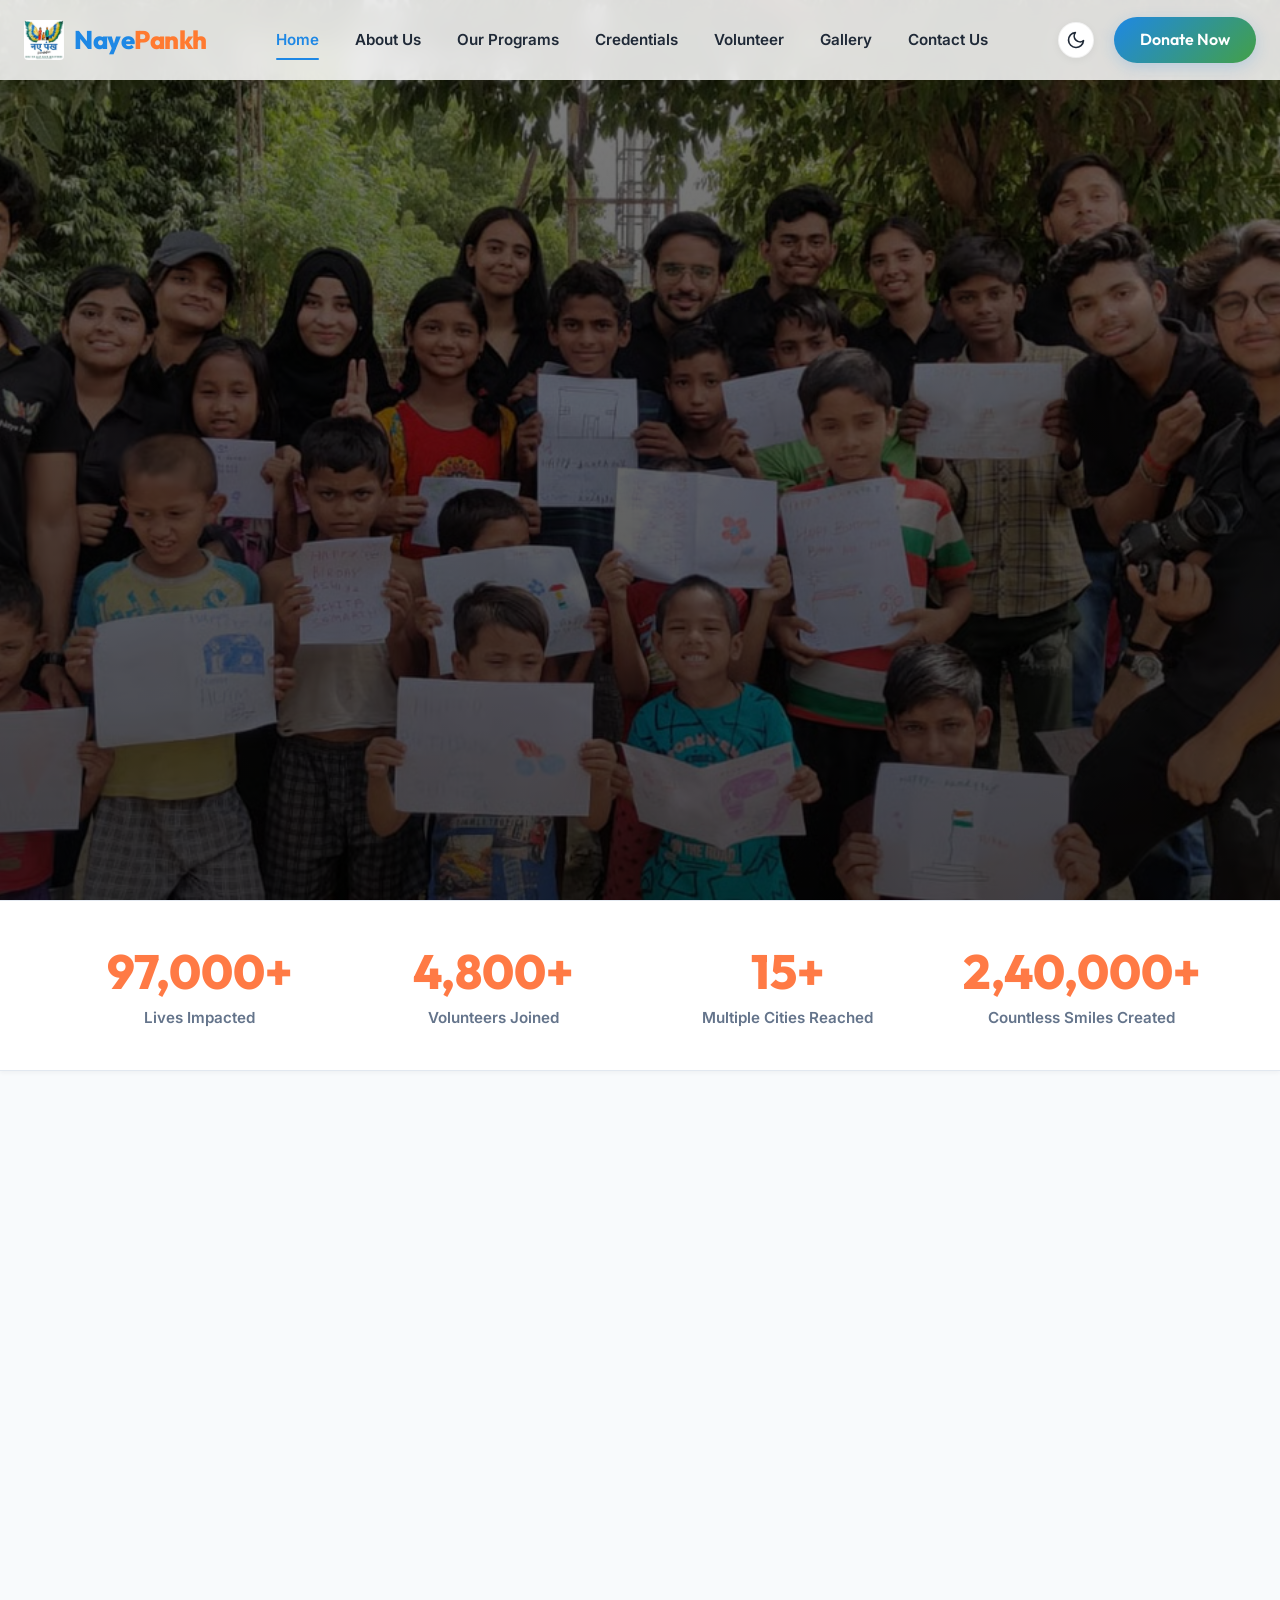
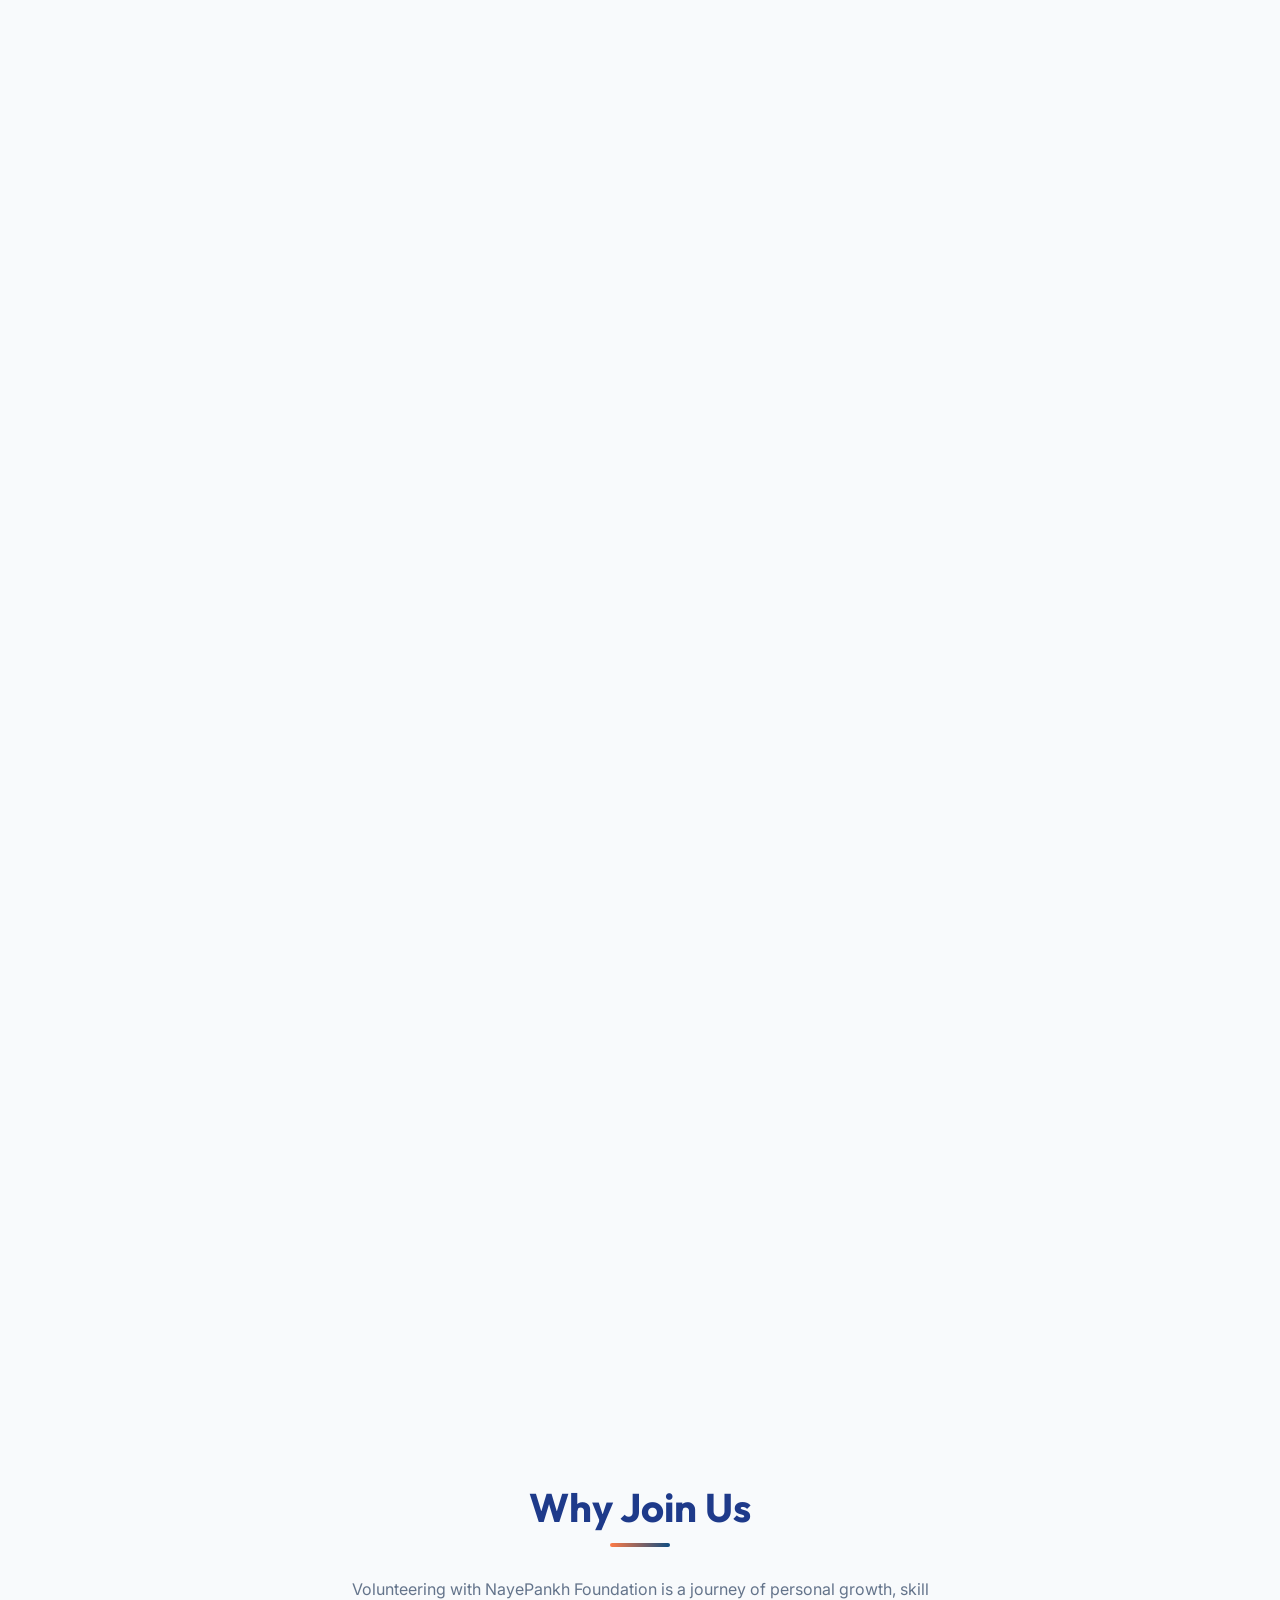
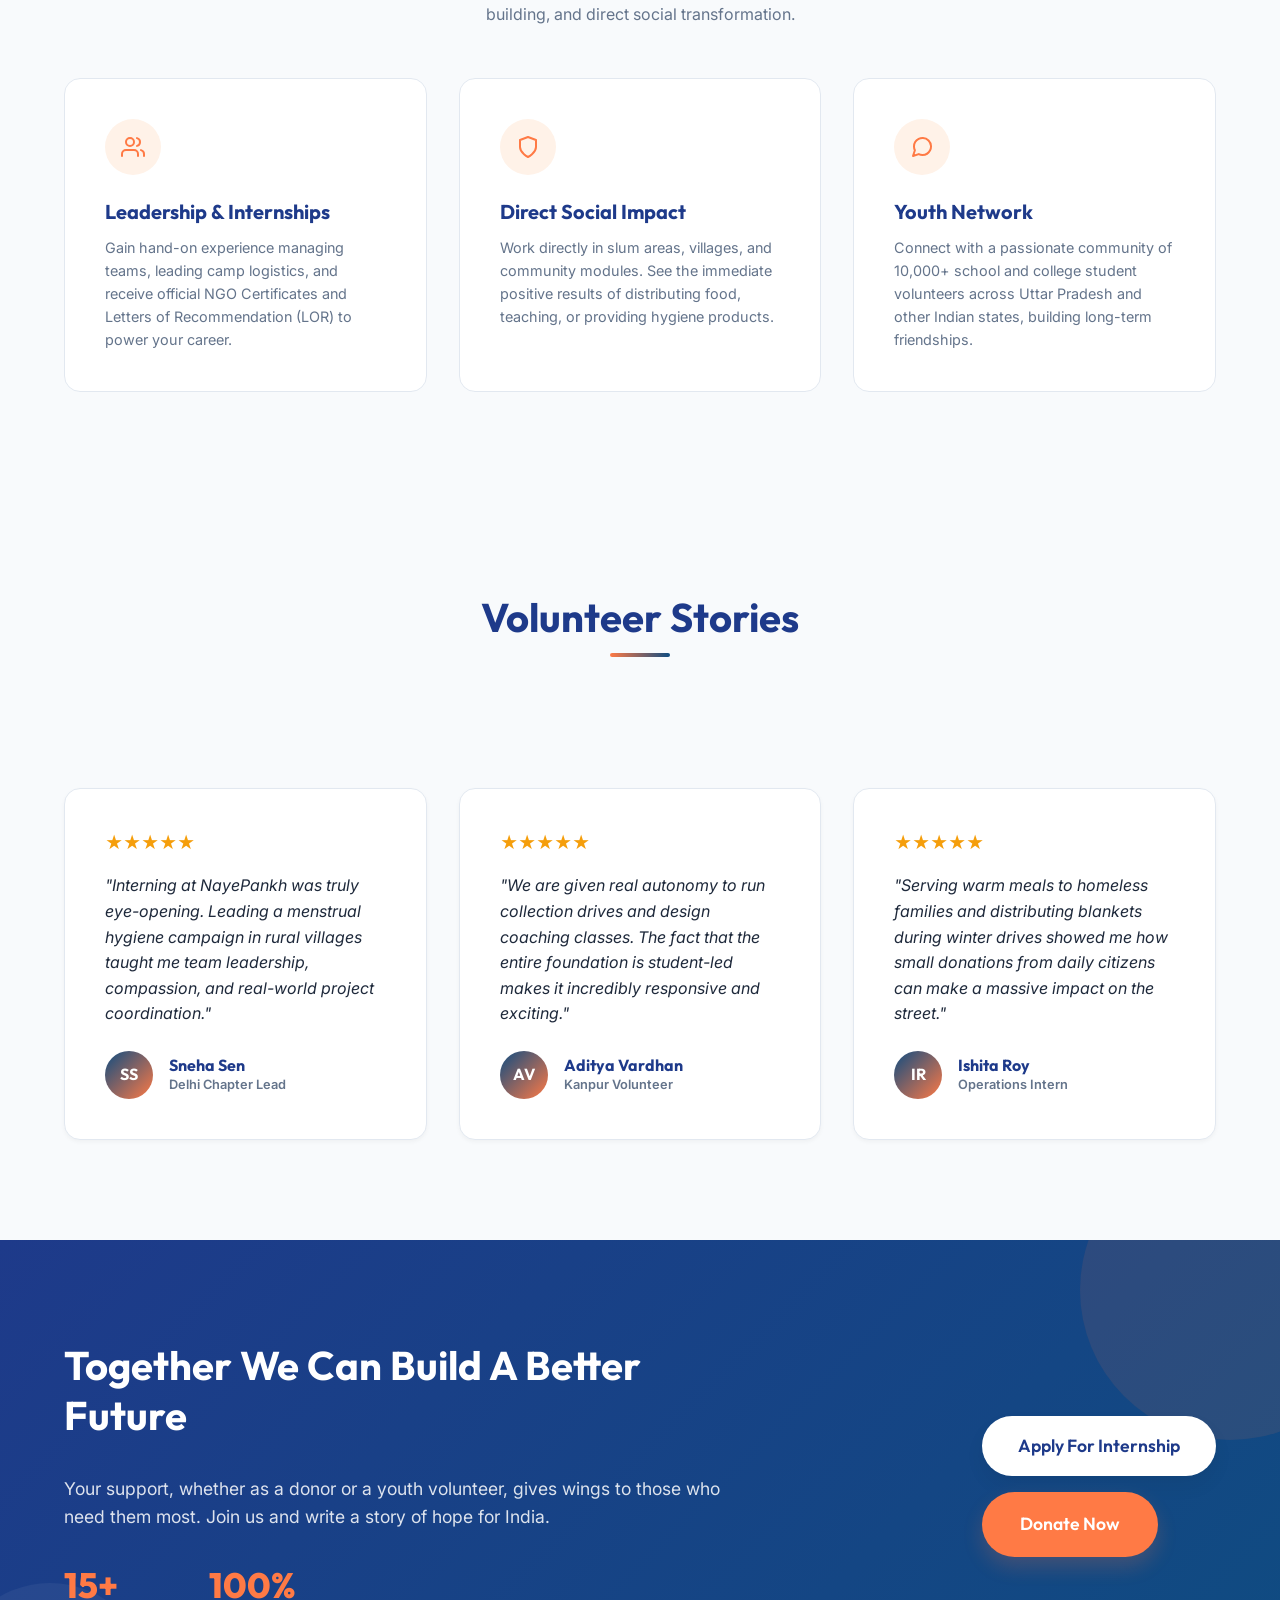
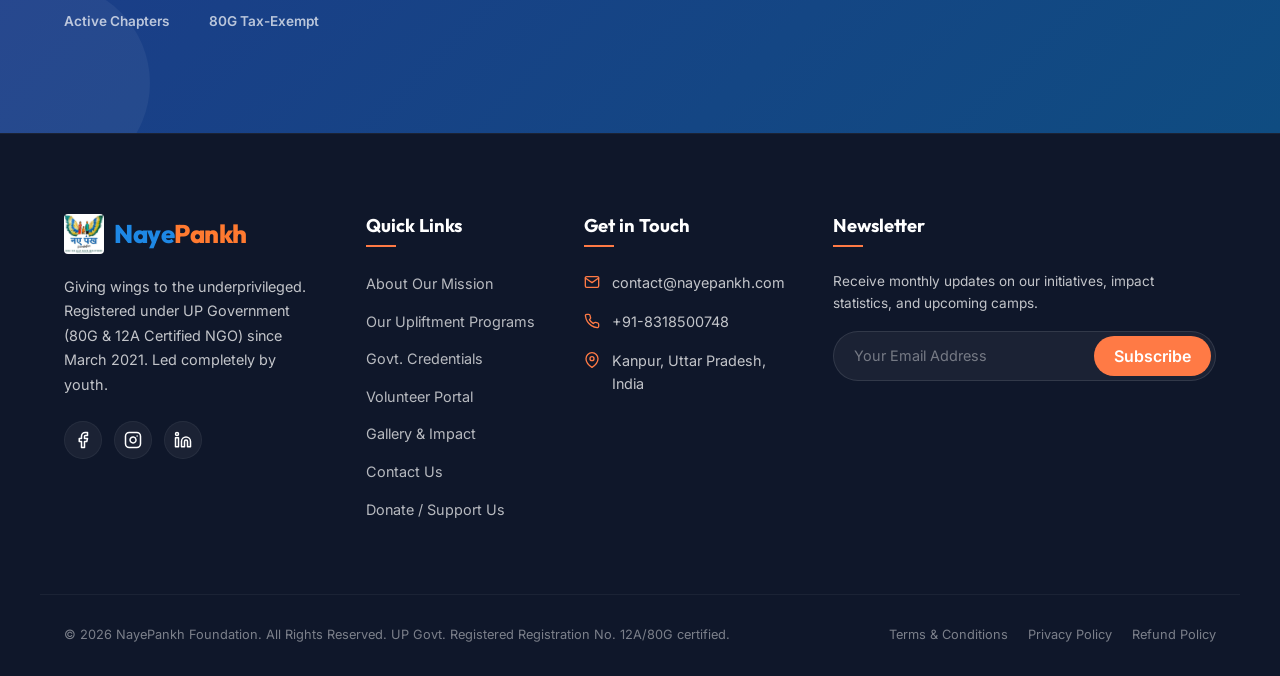
<file: index.html>
<!DOCTYPE html>
<html lang="en">
<head>
  <meta charset="UTF-8">
  <meta name="viewport" content="width=device-width, initial-scale=1.0">
  <meta name="description" content="NayePankh Foundation is a UP Government registered NGO and one of the largest student-led organizations in India. Sponsoring child education, food distribution, women's menstrual hygiene, and clothing drives.">
  <title>NayePankh Foundation | UP Govt. Registered Youth NGO</title>
  <link rel="stylesheet" href="css/style.css">

  <!-- SEO & Open Graph Tags -->
  <meta property="og:title" content="NayePankh Foundation - Youth NGO">
  <meta property="og:description" content="Support NayePankh Foundation. Donate to sponsor children's education, women's hygiene kits, and food relief.">
  <meta property="og:image" content="https://nayepankh.vercel.app/assets/images/hero_children.png">
  <meta property="og:url" content="https://nayepankh.vercel.app/">
  <meta property="og:type" content="website">
  <meta name="twitter:card" content="summary_large_image">
  <meta name="keywords" content="NGO, Charity, Donation, India, Kanpur, Education, Food Relief">
</head>
<body>

  <!-- ==========================================
       HEADER & NAVIGATION
       ========================================== -->
  <header class="navbar-wrapper">
    <div class="container navbar">
      <a href="index.html" class="logo" id="main-logo">
        <div class="logo-icon">
          <img loading="lazy" src="assets/images/logo.jpeg" alt="NayePankh Logo" style="width: 100%; height: 100%; object-fit: cover;">
        </div>
        <div class="logo-text">Naye<span>Pankh</span></div>
      </a>

      <nav>
        <ul class="nav-menu">
          <li><a href="index.html" class="nav-link active" id="nav-home">Home</a></li>
          <li><a href="about.html" class="nav-link" id="nav-about">About Us</a></li>
          <li><a href="programs.html" class="nav-link" id="nav-programs">Our Programs</a></li>
          <li><a href="certificates.html" class="nav-link" id="nav-certificates">Credentials</a></li>
          <li><a href="volunteer.html" class="nav-link" id="nav-volunteer">Volunteer</a></li>
          <li><a href="gallery.html" class="nav-link" id="nav-gallery">Gallery</a></li>
          <li><a href="contact.html" class="nav-link" id="nav-contact">Contact Us</a></li>
        </ul>
      </nav>

      <div class="nav-actions">
        <button id="theme-toggle" class="theme-toggle" aria-label="Toggle Dark/Light Mode">
          <!-- SVG icon loaded by JS -->
        </button>
        <a href="donate.html" class="btn btn-primary" id="btn-donate-nav">Donate Now</a>
        <div class="hamburger" aria-label="Open Mobile Menu" id="hamburger-menu">
          <span></span>
          <span></span>
          <span></span>
        </div>
      </div>
    </div>
  </header>

  <!-- ==========================================
       HERO BANNER SECTION
       ========================================== -->
  <section class="hero" style="background: linear-gradient(rgba(0, 0, 0, 0.5), rgba(0, 0, 0, 0.7)), url('assets/images/nayepankh_2.avif') center/cover; min-height: 100vh; display: flex; flex-direction: column; justify-content: center; color: white; padding-top: 80px;">
    <div class="container reveal-fade">
      <div style="max-width: 800px;">
        <h4 style="font-size: 1rem; font-weight: 700; letter-spacing: 1px; margin-bottom: 20px; color: white;">UP GOVERNMENT, 80G & 12A Registered NGO</h4>
        <h1 style="font-size: 4rem; font-weight: 800; line-height: 1.1; margin-bottom: 24px; text-shadow: 0 4px 12px rgba(0,0,0,0.3); color: white;">It's that easy to bring a Smile on Their Faces</h1>
        <p style="font-size: 1.25rem; margin-bottom: 30px; font-weight: 500; text-shadow: 0 2px 8px rgba(0,0,0,0.5); line-height: 1.6;">
          We don't ask for much, just help us with what you can - Be it Money, Skill or Your Time
        </p>
        <a href="donate.html" class="btn btn-primary pulse" style="padding: 16px 36px; font-size: 1.1rem; background-color: white; color: var(--primary-dark);">Donate Now</a>
      </div>
    </div>
  </section>

  <!-- ==========================================
       SCROLL STATS SECTION (Impact Numbers)
       ========================================== -->
  <section class="stats-section reveal">
    <div class="container stats-grid">
      <div class="stat-item" id="stat-lives">
        <h3><span class="stat-number" data-target="200000">0</span>+</h3>
        <p>Lives Impacted</p>
      </div>
      <div class="stat-item" id="stat-vols">
        <h3><span class="stat-number" data-target="10000">0</span>+</h3>
        <p>Volunteers Joined</p>
      </div>
      <div class="stat-item" id="stat-cities">
        <h3><span class="stat-number" data-target="15">0</span>+</h3>
        <p>Multiple Cities Reached</p>
      </div>
      <div class="stat-item" id="stat-smiles">
        <h3><span class="stat-number" data-target="500000">0</span>+</h3>
        <p>Countless Smiles Created</p>
      </div>
    </div>
  </section>

  <!-- ==========================================
       SECTION 1: ABOUT NAYEPANKH
       ========================================== -->
  <section class="section-padding reveal">
    <div class="container grid-2">
      <div>
        <h2 class="decorated" id="about-summary-title">About NayePankh</h2>
        <p style="margin-bottom: 20px; font-size: 1.05rem; color: var(--text-muted);">
          Founded in March 2021 during the height of the COVID-19 pandemic, NayePankh Foundation is a registered 12A & 80G youth-led NGO in Uttar Pradesh. We exist to build self-reliance and resolve daily issues faced by grassroot and urban poor communities.
        </p>
        <p style="margin-bottom: 30px; font-size: 1.05rem; color: var(--text-muted);">
          Our completely transparent operations run on youth volunteer energy. Over 95% of our resources directly reach the field, empowering street children, rural women, stray animals, and marginalized neighborhoods.
        </p>
        <div style="display: flex; gap: 16px; flex-wrap: wrap;">
          <a href="about.html" class="btn btn-primary" id="btn-read-story">Read Our Story</a>
          <a href="certificates.html" class="btn btn-outline" id="btn-verify-certs">Verify Credentials</a>
        </div>
      </div>

      <div class="founder-card" id="founder-card-box">
        <div class="quote-icon">“</div>
        <p class="founder-quote">
          "If we all contribute small actions, there is no community problem that we cannot solve. NayePankh empowers the youth of our country to lead this change and build a new future."
        </p>
        <div class="founder-profile">
          <div class="founder-avatar">PS</div>
          <div class="founder-info">
            <h4>Prashant Shukla</h4>
            <p>Founder & President, NayePankh Foundation</p>
          </div>
        </div>
      </div>
    </div>
  </section>

  <!-- ==========================================
       SECTION 3: OUR PROGRAMS
       ========================================== -->
  <section class="section-padding initiatives-section reveal">
    <div class="container">
      <h2 class="decorated center" id="programs-title">Our Programs</h2>
      <p style="text-align: center; max-width: 600px; margin: 0 auto 40px auto; color: var(--text-muted);">
        From daily necessities to systematic education, we operate five structured drives to support and uplift underprivileged lives.
      </p>

      <div class="programs-grid">
        <!-- Card 1: Education -->
        <div class="program-mini-card reveal delay-100">
          <div class="program-mini-img">
            <img loading="lazy" src="assets/images/education_drive.png" alt="Children studying in an open community library classroom">
          </div>
          <div class="program-mini-content">
            <h3>Education for Children</h3>
            <p>Sponsoring primary schooling books, school bags, bags, notebooks, and running regular tutoring classes for slum kids.</p>
            <a href="programs.html#education" class="text-gradient" style="font-weight: 700; font-size: 0.9rem; margin-top: auto; display: inline-flex; align-items: center; gap: 4px;">Explore Education Drive &rarr;</a>
          </div>
        </div>

        <!-- Card 2: Food Distribution -->
        <div class="program-mini-card reveal delay-200">
          <div class="program-mini-img">
            <img loading="lazy" src="assets/images/food_drive.png" alt="Volunteers serving warm meals to children in a community center">
          </div>
          <div class="program-mini-content">
            <h3>Food Distribution</h3>
            <p>Conducting regular warm meal drives for daily-wage laborers, slum clusters, and feeding stray dogs/cows on street routes.</p>
            <a href="programs.html#food" class="text-gradient" style="font-weight: 700; font-size: 0.9rem; margin-top: auto; display: inline-flex; align-items: center; gap: 4px;">Explore Hunger Relief &rarr;</a>
          </div>
        </div>

        <!-- Card 3: Women Hygiene -->
        <div class="program-mini-card reveal delay-300">
          <div class="program-mini-img">
            <img loading="lazy" src="assets/images/hygiene_drive.png" alt="Hygiene kit and sanitary pad distribution camp for rural women">
          </div>
          <div class="program-mini-content">
            <h3>Women Hygiene Awareness</h3>
            <p>Distributing sanitary napkins, fighting menstrual taboos, and organizing village workshops on reproductive health.</p>
            <a href="programs.html#hygiene" class="text-gradient" style="font-weight: 700; font-size: 0.9rem; margin-top: auto; display: inline-flex; align-items: center; gap: 4px;">Explore Hygiene Campaigns &rarr;</a>
          </div>
        </div>

        <!-- Card 4: Clothing Drives -->
        <div class="program-mini-card reveal delay-400">
          <div class="program-mini-img">
            <img loading="lazy" src="assets/images/hygiene_drive.png" alt="Volunteers distributing blankets and winter clothing packages" style="filter: hue-rotate(90deg);">
          </div>
          <div class="program-mini-content">
            <h3>Clothing Drives</h3>
            <p>Collecting, recycling, and distributing quality clothing, blankets, and woolens to street families during extreme winter nights.</p>
            <a href="programs.html" class="text-gradient" style="font-weight: 700; font-size: 0.9rem; margin-top: auto; display: inline-flex; align-items: center; gap: 4px;">Explore Clothing Drive &rarr;</a>
          </div>
        </div>

        <!-- Card 5: Community Support -->
        <div class="program-mini-card reveal delay-500">
          <div class="program-mini-img">
            <img loading="lazy" src="assets/images/food_drive.png" alt="Stray animal safety campaign with reflective collars" style="filter: hue-rotate(180deg);">
          </div>
          <div class="program-mini-content">
            <h3>Community Support</h3>
            <p>Providing emergency medical care support, local disaster response packs, and attaching reflective collars to stray dogs.</p>
            <a href="programs.html#animals" class="text-gradient" style="font-weight: 700; font-size: 0.9rem; margin-top: auto; display: inline-flex; align-items: center; gap: 4px;">Explore Community Support &rarr;</a>
          </div>
        </div>
      </div>
    </div>
  </section>

  <!-- ==========================================
       SECTION 4: WHY JOIN US
       ========================================== -->
  <section class="section-padding reveal">
    <div class="container">
      <h2 class="decorated center">Why Join Us</h2>
      <p style="text-align: center; max-width: 600px; margin: 0 auto 50px auto; color: var(--text-muted);">
        Volunteering with NayePankh Foundation is a journey of personal growth, skill building, and direct social transformation.
      </p>

      <div class="grid-3">
        <!-- Benefit 1 -->
        <div class="benefit-card reveal delay-100">
          <div class="benefit-icon-circle">
            <svg xmlns="http://www.w3.org/2000/svg" width="24" height="24" viewBox="0 0 24 24" fill="none" stroke="currentColor" stroke-width="2" stroke-linecap="round" stroke-linejoin="round">
              <path d="M17 21v-2a4 4 0 0 0-4-4H5a4 4 0 0 0-4 4v2"></path>
              <circle cx="9" cy="7" r="4"></circle>
              <path d="M23 21v-2a4 4 0 0 0-3-3.87"></path>
              <path d="M16 3.13a4 4 0 0 1 0 7.75"></path>
            </svg>
          </div>
          <h3>Leadership & Internships</h3>
          <p>Gain hand-on experience managing teams, leading camp logistics, and receive official NGO Certificates and Letters of Recommendation (LOR) to power your career.</p>
        </div>

        <!-- Benefit 2 -->
        <div class="benefit-card reveal delay-200">
          <div class="benefit-icon-circle">
            <svg xmlns="http://www.w3.org/2000/svg" width="24" height="24" viewBox="0 0 24 24" fill="none" stroke="currentColor" stroke-width="2" stroke-linecap="round" stroke-linejoin="round">
              <path d="M12 22s8-4 8-10V5l-8-3-8 3v7c0 6 8 10 8 10z"></path>
            </svg>
          </div>
          <h3>Direct Social Impact</h3>
          <p>Work directly in slum areas, villages, and community modules. See the immediate positive results of distributing food, teaching, or providing hygiene products.</p>
        </div>

        <!-- Benefit 3 -->
        <div class="benefit-card reveal delay-300">
          <div class="benefit-icon-circle">
            <svg xmlns="http://www.w3.org/2000/svg" width="24" height="24" viewBox="0 0 24 24" fill="none" stroke="currentColor" stroke-width="2" stroke-linecap="round" stroke-linejoin="round">
              <path d="M21 11.5a8.38 8.38 0 0 1-.9 3.8 8.5 8.5 0 0 1-7.6 4.7 8.38 8.38 0 0 1-3.8-.9L3 21l1.9-5.7a8.38 8.38 0 0 1-.9-3.8 8.5 8.5 0 0 1 4.7-7.6 8.38 8.38 0 0 1 3.8-.9h.5a8.48 8.48 0 0 1 8 8v.5z"></path>
            </svg>
          </div>
          <h3>Youth Network</h3>
          <p>Connect with a passionate community of 10,000+ school and college student volunteers across Uttar Pradesh and other Indian states, building long-term friendships.</p>
        </div>
      </div>
    </div>
  </section>

  <!-- ==========================================
       SECTION 5: TESTIMONIALS
       ========================================== -->
  <section class="section-padding initiatives-section reveal">
    <div class="container">
      <h2 class="decorated center">Volunteer Stories</h2>
      <p style="text-align: center; max-width: 600px; margin: 0 auto 50px auto; color: var(--text-muted);">
        Hear from our volunteers and interns about their real experiences driving grassroot change.
      </p>

      <div class="grid-3">
        <!-- Testimonial 1 -->
        <div class="testimonial-card reveal delay-100">
          <div class="testimonial-stars">★★★★★</div>
          <p class="testimonial-text">
            "Interning at NayePankh was truly eye-opening. Leading a menstrual hygiene campaign in rural villages taught me team leadership, compassion, and real-world project coordination."
          </p>
          <div class="testimonial-user">
            <div class="testimonial-avatar">SS</div>
            <div>
              <h4 style="font-size:1rem; color:var(--primary-dark);">Sneha Sen</h4>
              <p style="font-size:0.8rem; color:var(--text-muted); font-weight:600;">Delhi Chapter Lead</p>
            </div>
          </div>
        </div>

        <!-- Testimonial 2 -->
        <div class="testimonial-card reveal delay-200">
          <div class="testimonial-stars">★★★★★</div>
          <p class="testimonial-text">
            "We are given real autonomy to run collection drives and design coaching classes. The fact that the entire foundation is student-led makes it incredibly responsive and exciting."
          </p>
          <div class="testimonial-user">
            <div class="testimonial-avatar">AV</div>
            <div>
              <h4 style="font-size:1rem; color:var(--primary-dark);">Aditya Vardhan</h4>
              <p style="font-size:0.8rem; color:var(--text-muted); font-weight:600;">Kanpur Volunteer</p>
            </div>
          </div>
        </div>

        <!-- Testimonial 3 -->
        <div class="testimonial-card reveal delay-300">
          <div class="testimonial-stars">★★★★★</div>
          <p class="testimonial-text">
            "Serving warm meals to homeless families and distributing blankets during winter drives showed me how small donations from daily citizens can make a massive impact on the street."
          </p>
          <div class="testimonial-user">
            <div class="testimonial-avatar">IR</div>
            <div>
              <h4 style="font-size:1rem; color:var(--primary-dark);">Ishita Roy</h4>
              <p style="font-size:0.8rem; color:var(--text-muted); font-weight:600;">Operations Intern</p>
            </div>
          </div>
        </div>
      </div>
    </div>
  </section>

  <!-- ==========================================
       SECTION 6: CALL TO ACTION
       ========================================== -->
  <section class="section-padding cta-section reveal">
    <div class="container cta-grid">
      <div class="cta-content">
        <h2>Together We Can Build A Better Future</h2>
        <p>
          Your support, whether as a donor or a youth volunteer, gives wings to those who need them most. Join us and write a story of hope for India.
        </p>
        <div class="cta-stats">
          <div class="cta-stat-item">
            <h4>15+</h4>
            <p>Active Chapters</p>
          </div>
          <div class="cta-stat-item">
            <h4>100%</h4>
            <p>80G Tax-Exempt</p>
          </div>
        </div>
      </div>
      <div class="cta-actions">
        <a href="volunteer.html" class="btn btn-white" style="font-size: 1.1rem; padding: 16px 36px;" id="cta-join-btn">Apply For Internship</a>
        <a href="donate.html" class="btn btn-accent" style="font-size: 1.1rem; padding: 16px 36px; border:2px solid transparent;">Donate Now</a>
      </div>
    </div>
  </section>

  <!-- ==========================================
       FOOTER
       ========================================== -->
  <footer class="footer">
    <div class="container footer-grid">
      <div class="footer-col footer-about">
        <a href="index.html" class="logo" style="color: white; margin-bottom: 20px;">
          <div class="logo-icon">
            <img loading="lazy" src="assets/images/logo.jpeg" alt="NayePankh Logo" style="width: 100%; height: 100%; object-fit: cover;">
          </div>
          <div class="logo-text">Naye<span>Pankh</span></div>
        </a>
        <p>
          Giving wings to the underprivileged. Registered under UP Government (80G & 12A Certified NGO) since March 2021. Led completely by youth.
        </p>
        
        <div class="social-icons">
          <a href="#" class="social-icon" aria-label="Facebook"><svg xmlns="http://www.w3.org/2000/svg" width="18" height="18" viewBox="0 0 24 24" fill="none" stroke="currentColor" stroke-width="2" stroke-linecap="round" stroke-linejoin="round"><path d="M18 2h-3a5 5 0 0 0-5 5v3H7v4h3v8h4v-8h3l1-4h-4V7a1 1 0 0 1 1-1h3z"></path></svg></a>
          <a href="#" class="social-icon" aria-label="Instagram"><svg xmlns="http://www.w3.org/2000/svg" width="18" height="18" viewBox="0 0 24 24" fill="none" stroke="currentColor" stroke-width="2" stroke-linecap="round" stroke-linejoin="round"><rect x="2" y="2" width="20" height="20" rx="5" ry="5"></rect><path d="M16 11.37A4 4 0 1 1 12.63 8 4 4 0 0 1 16 11.37z"></path><line x1="17.5" y1="6.5" x2="17.51" y2="6.5"></line></svg></a>
          <a href="#" class="social-icon" aria-label="LinkedIn"><svg xmlns="http://www.w3.org/2000/svg" width="18" height="18" viewBox="0 0 24 24" fill="none" stroke="currentColor" stroke-width="2" stroke-linecap="round" stroke-linejoin="round"><path d="M16 8a6 6 0 0 1 6 6v7h-4v-7a2 2 0 0 0-2-2 2 2 0 0 0-2 2v7h-4v-7a6 6 0 0 1 6-6z"></path><rect x="2" y="9" width="4" height="12"></rect><circle cx="4" cy="4" r="2"></circle></svg></a>
        </div>
      </div>

      <div class="footer-col">
        <h4>Quick Links</h4>
        <ul class="footer-links">
          <li><a href="about.html">About Our Mission</a></li>
          <li><a href="programs.html">Our Upliftment Programs</a></li>
          <li><a href="certificates.html">Govt. Credentials</a></li>
          <li><a href="volunteer.html">Volunteer Portal</a></li>
          <li><a href="gallery.html">Gallery & Impact</a></li>
          <li><a href="contact.html">Contact Us</a></li>
          <li><a href="donate.html">Donate / Support Us</a></li>
        </ul>
      </div>

      <div class="footer-col">
        <h4>Get in Touch</h4>
        <ul class="footer-contact">
          <li>
            <svg xmlns="http://www.w3.org/2000/svg" width="16" height="16" viewBox="0 0 24 24" fill="none" stroke="currentColor" stroke-width="2" stroke-linecap="round" stroke-linejoin="round"><path d="M4 4h16c1.1 0 2 .9 2 2v12c0 1.1-.9 2-2 2H4c-1.1 0-2-.9-2-2V6c0-1.1.9-2 2-2z"></path><polyline points="22,6 12,13 2,6"></polyline></svg>
            contact@nayepankh.com
          </li>
          <li>
            <svg xmlns="http://www.w3.org/2000/svg" width="16" height="16" viewBox="0 0 24 24" fill="none" stroke="currentColor" stroke-width="2" stroke-linecap="round" stroke-linejoin="round"><path d="M22 16.92v3a2 2 0 0 1-2.18 2 19.79 19.79 0 0 1-8.63-3.07 19.5 19.5 0 0 1-6-6 19.79 19.79 0 0 1-3.07-8.67A2 2 0 0 1 4.11 2h3a2 2 0 0 1 2 1.72 12.84 12.84 0 0 0 .7 2.81 2 2 0 0 1-.45 2.11L8.09 9.91a16 16 0 0 0 6 6l1.27-1.27a2 2 0 0 1 2.11-.45 12.84 12.84 0 0 0 2.81.7A2 2 0 0 1 22 16.92z"></path></svg>
            +91-8318500748
          </li>
          <li>
            <svg xmlns="http://www.w3.org/2000/svg" width="16" height="16" viewBox="0 0 24 24" fill="none" stroke="currentColor" stroke-width="2" stroke-linecap="round" stroke-linejoin="round"><path d="M21 10c0 7-9 13-9 13s-9-6-9-13a9 9 0 0 1 18 0z"></path><circle cx="12" cy="10" r="3"></circle></svg>
            Kanpur, Uttar Pradesh, India
          </li>
        </ul>
      </div>

      <div class="footer-col">
        <h4>Newsletter</h4>
        <p style="font-size: 0.85rem; margin-bottom: 15px;">Receive monthly updates on our initiatives, impact statistics, and upcoming camps.</p>
        <form class="subscribe-form" id="newsletter-form">
          <input type="email" placeholder="Your Email Address" required aria-label="Email Address">
          <button type="submit">Subscribe</button>
        </form>
      </div>
    </div>

    <div class="container footer-bottom">
      <p>&copy; 2026 NayePankh Foundation. All Rights Reserved. UP Govt. Registered Registration No. 12A/80G certified.</p>
      <div class="footer-bottom-links">
        <a href="#">Terms & Conditions</a>
        <a href="#">Privacy Policy</a>
        <a href="#">Refund Policy</a>
      </div>
    </div>
  </footer>

  <script src="js/main.js"></script>
</body>
</html>
</file>
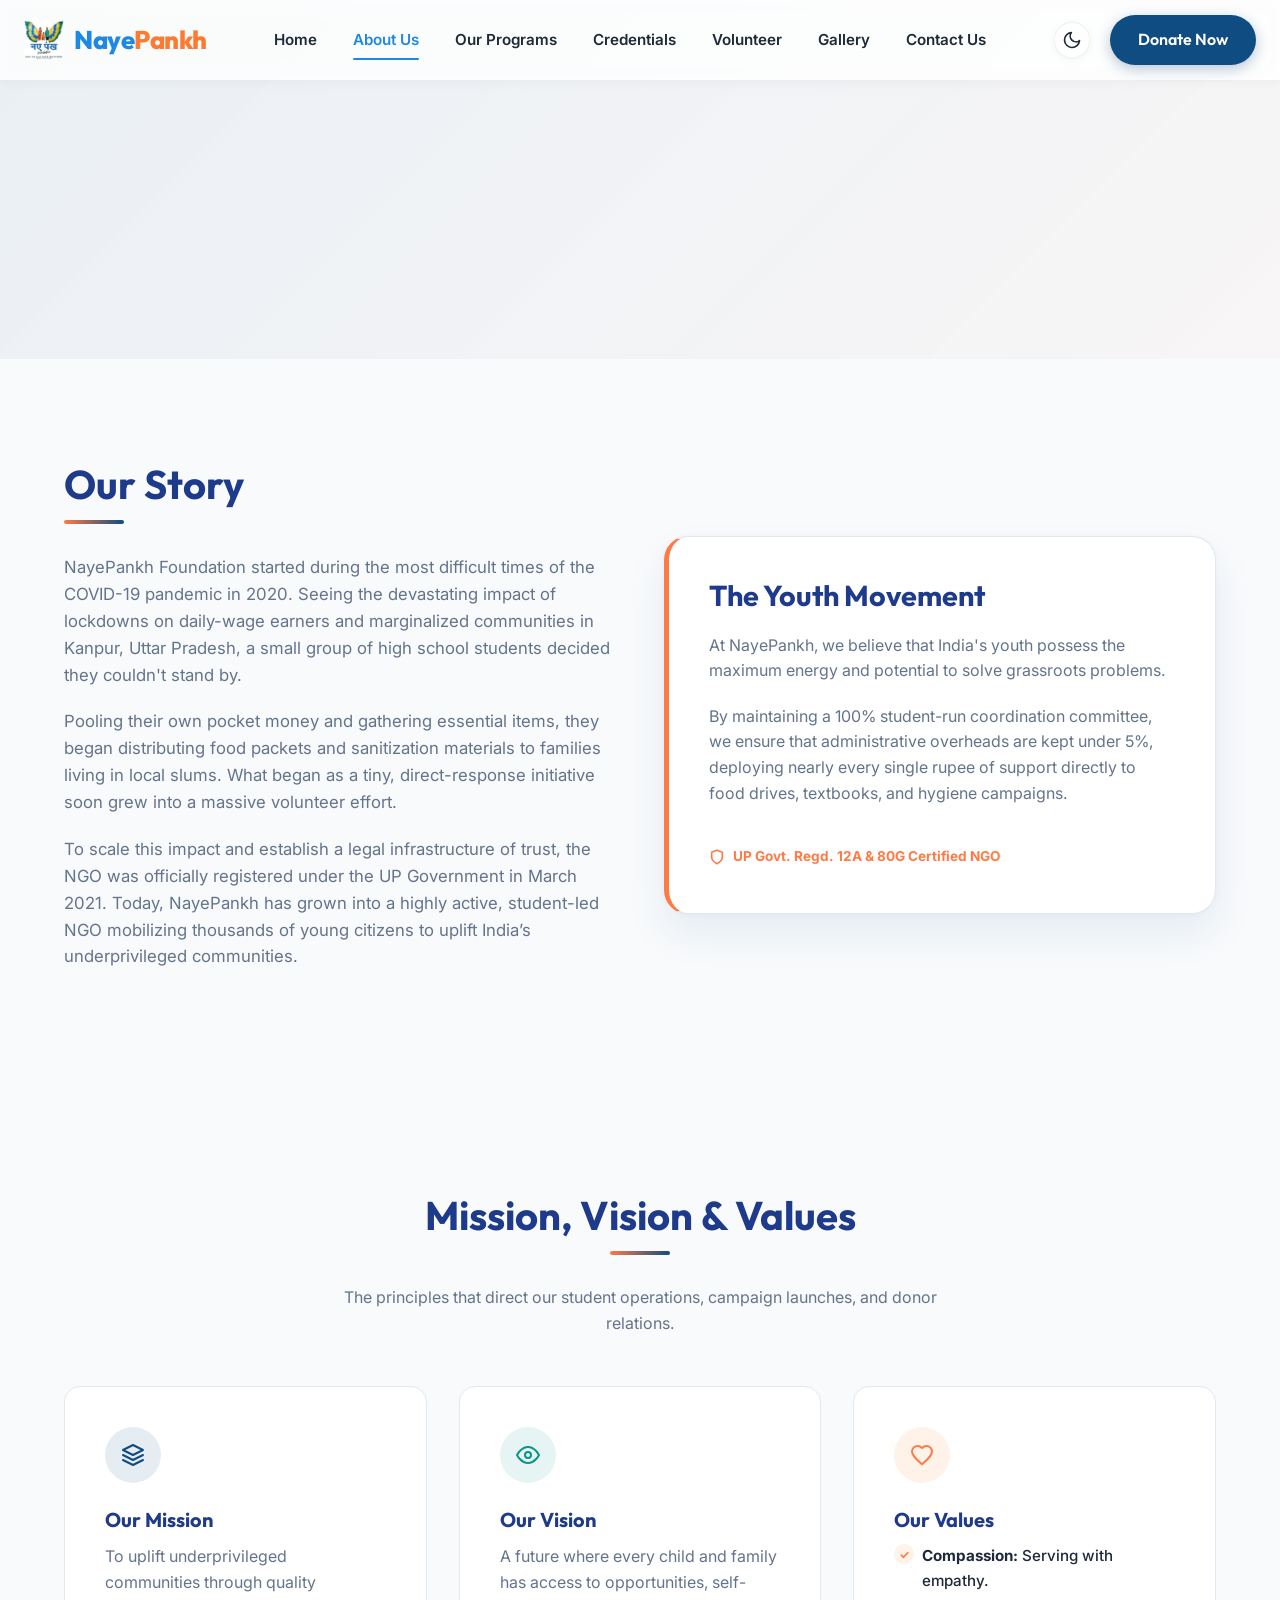
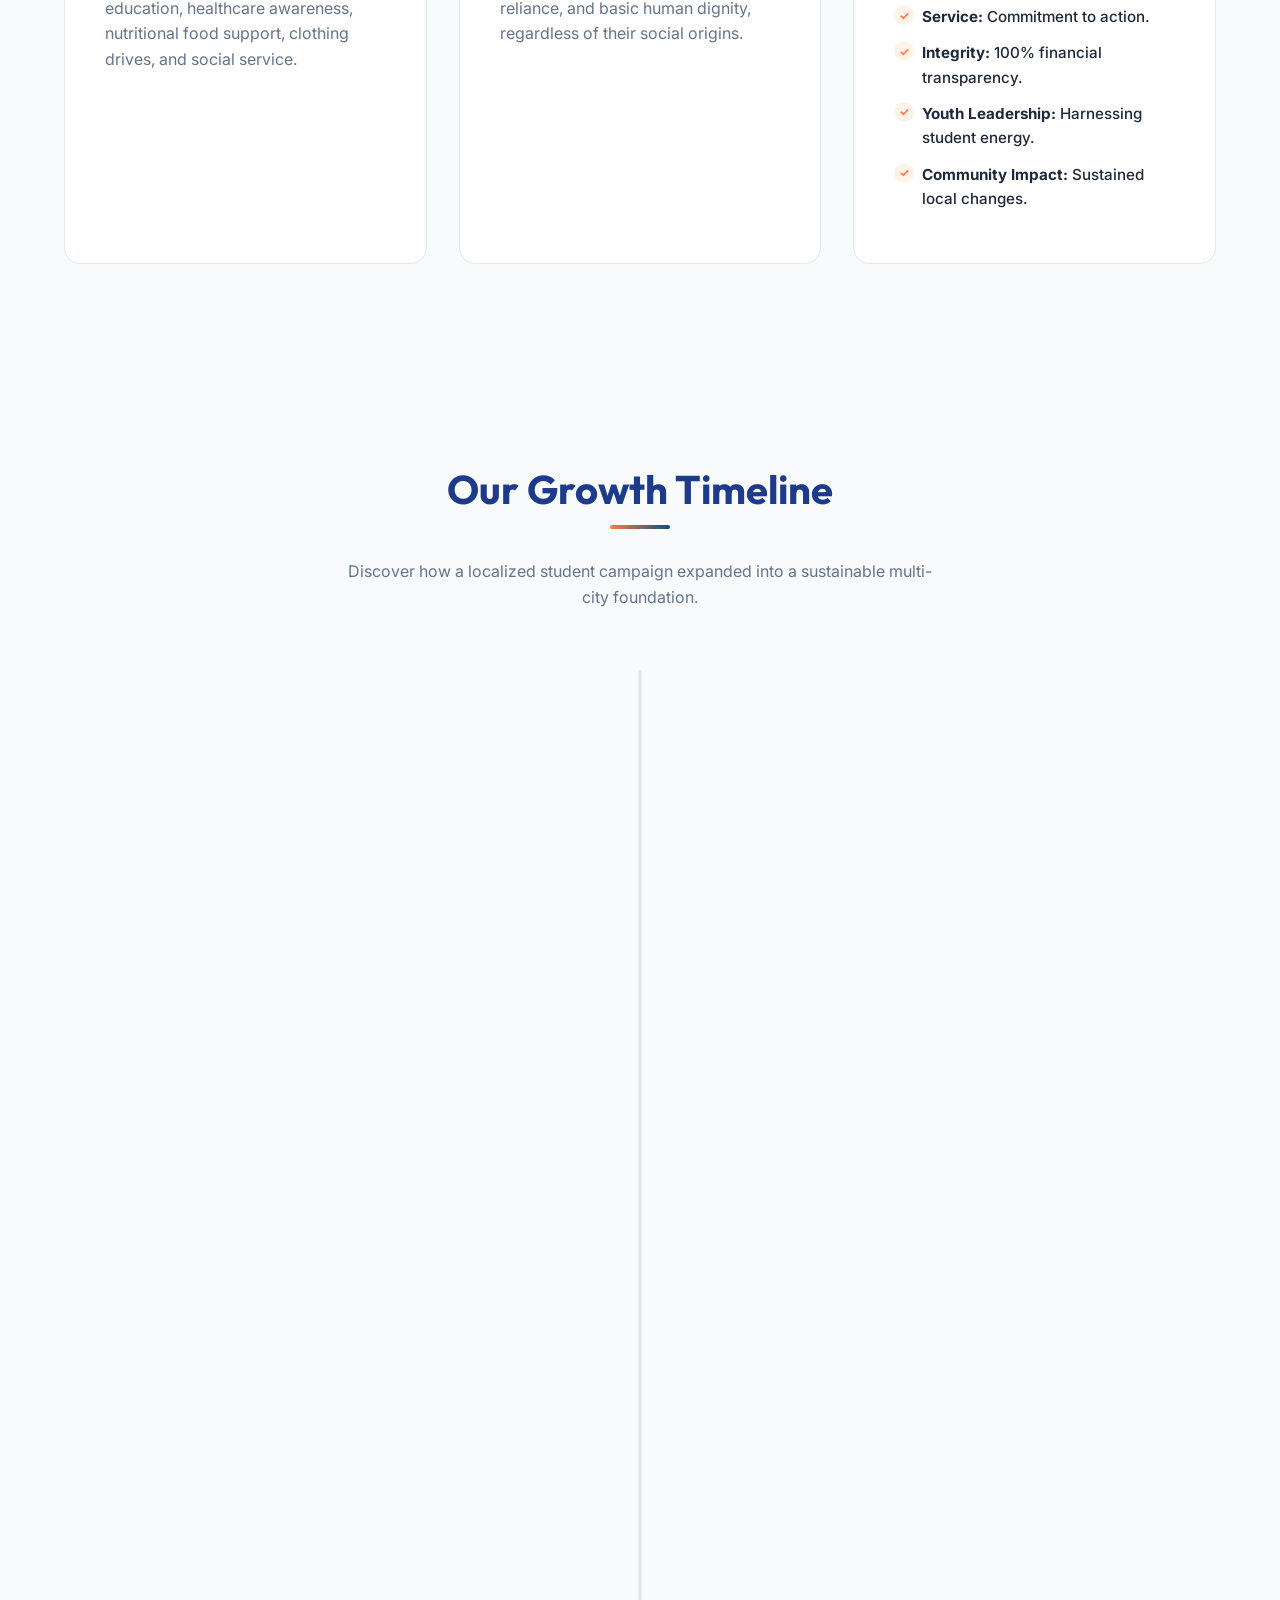
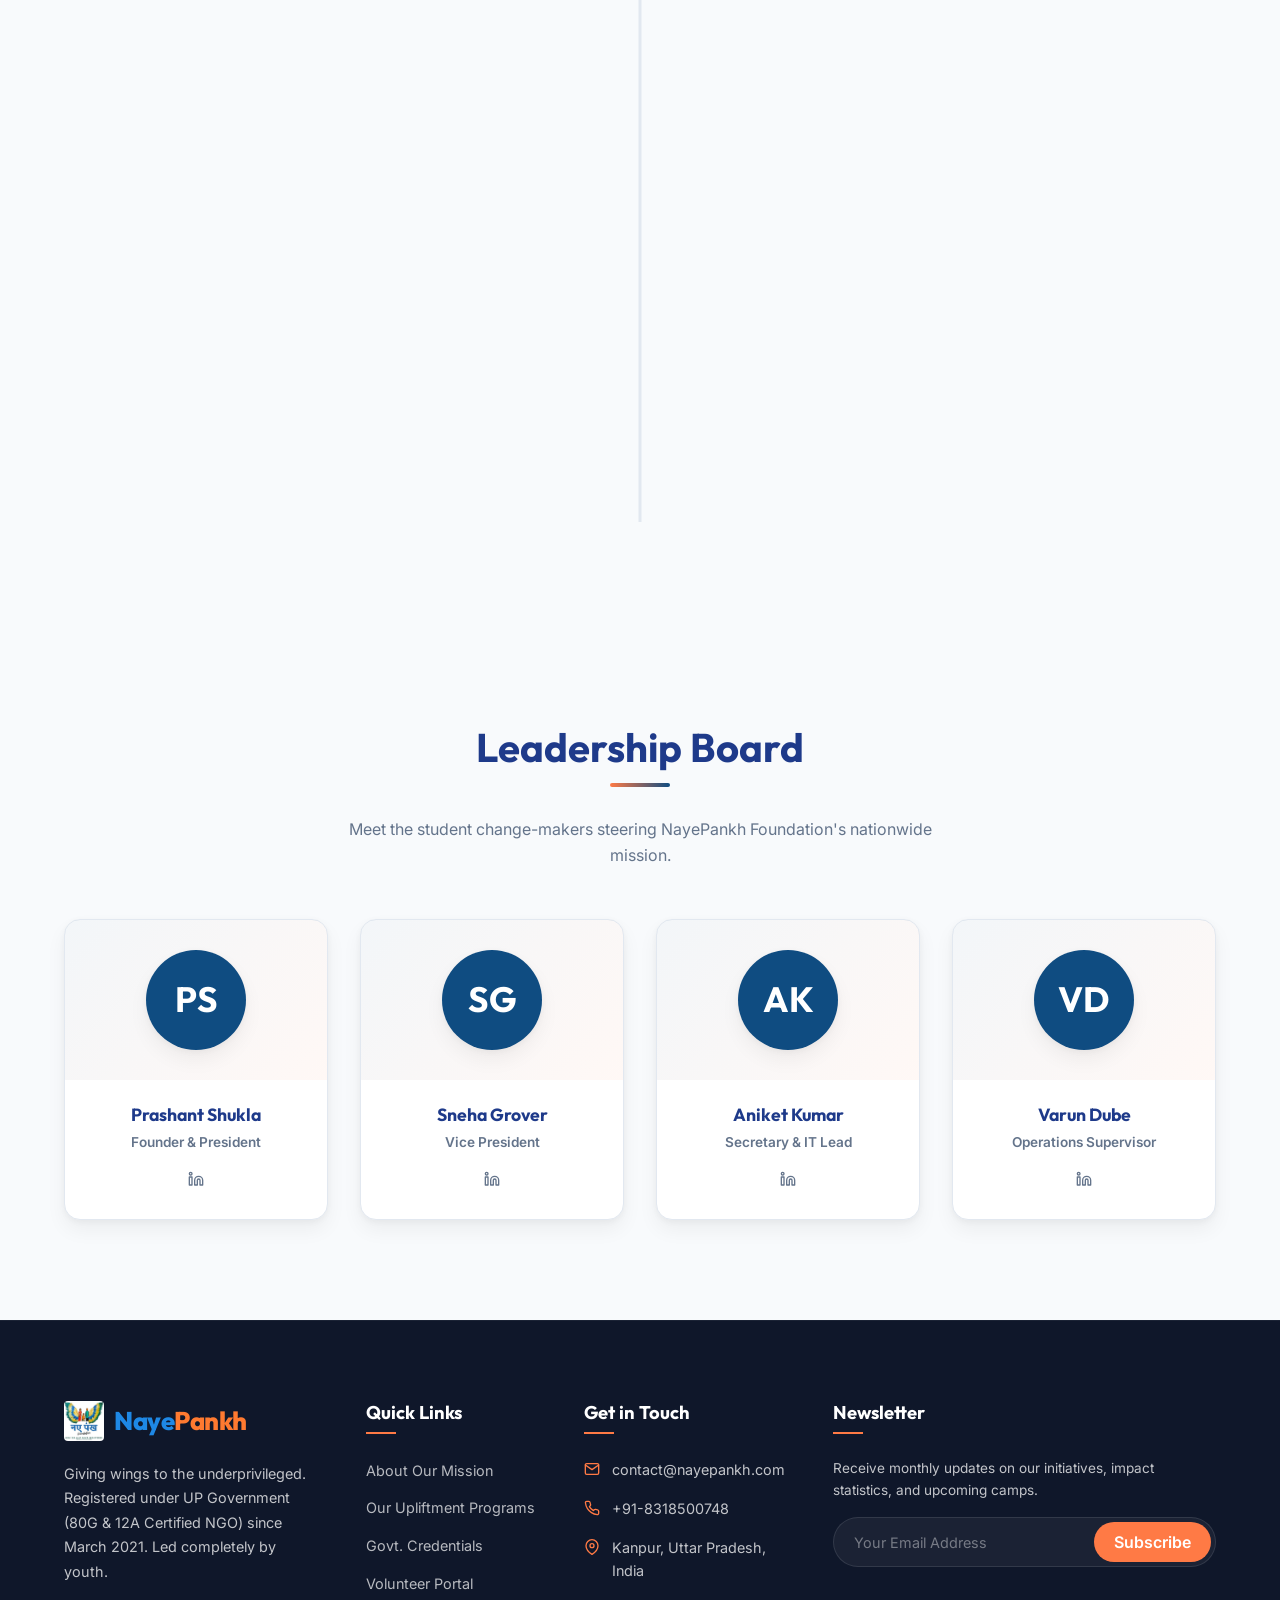
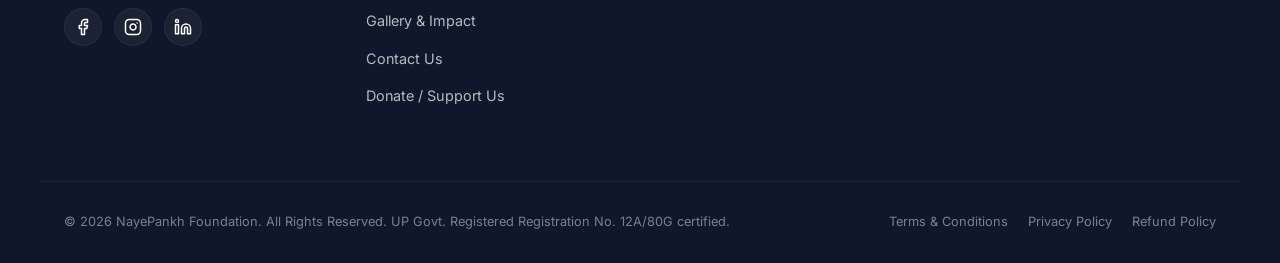
<file: about.html>
<!DOCTYPE html>
<html lang="en">
<head>
  <meta charset="UTF-8">
  <meta name="viewport" content="width=device-width, initial-scale=1.0">
  <meta name="description" content="Learn about NayePankh Foundation's journey. Discover our story, mission, vision, values, and timeline of growth since starting during the pandemic in 2021.">
  <title>About Our Mission | NayePankh Foundation</title>
  <link rel="stylesheet" href="css/style.css">

  <!-- SEO & Open Graph Tags -->
  <meta property="og:title" content="NayePankh Foundation - Youth NGO">
  <meta property="og:description" content="Support NayePankh Foundation. Donate to sponsor children's education, women's hygiene kits, and food relief.">
  <meta property="og:image" content="https://nayepankh.vercel.app/assets/images/hero_children.png">
  <meta property="og:url" content="https://nayepankh.vercel.app/">
  <meta property="og:type" content="website">
  <meta name="twitter:card" content="summary_large_image">
  <meta name="keywords" content="NGO, Charity, Donation, India, Kanpur, Education, Food Relief">
</head>
<body>

  <!-- ==========================================
       HEADER & NAVIGATION
       ========================================== -->
  <header class="navbar-wrapper">
    <div class="container navbar">
      <a href="index.html" class="logo">
        <div class="logo-icon">
          <img loading="lazy" src="assets/images/logo.jpeg" alt="NayePankh Logo" style="width: 100%; height: 100%; object-fit: cover;">
        </div>
        <div class="logo-text">Naye<span>Pankh</span></div>
      </a>

      <nav>
        <ul class="nav-menu">
          <li><a href="index.html" class="nav-link">Home</a></li>
          <li><a href="about.html" class="nav-link active">About Us</a></li>
          <li><a href="programs.html" class="nav-link">Our Programs</a></li>
          <li><a href="certificates.html" class="nav-link">Credentials</a></li>
          <li><a href="volunteer.html" class="nav-link">Volunteer</a></li>
          <li><a href="gallery.html" class="nav-link">Gallery</a></li>
          <li><a href="contact.html" class="nav-link">Contact Us</a></li>
        </ul>
      </nav>

      <div class="nav-actions">
        <button id="theme-toggle" class="theme-toggle" aria-label="Toggle Dark/Light Mode">
          <!-- SVG icon loaded by JS -->
        </button>
        <a href="donate.html" class="btn btn-primary">Donate Now</a>
        <div class="hamburger" aria-label="Open Mobile Menu" id="hamburger-menu">
          <span></span>
          <span></span>
          <span></span>
        </div>
      </div>
    </div>
  </header>

  <!-- ==========================================
       PAGE HERO
       ========================================== -->
  <section class="page-hero">
    <div class="container reveal-fade">
      <h1 class="text-gradient">Think Global. Act Local.</h1>
      <div class="breadcrumb">
        <a href="index.html">Home</a>
        <span class="breadcrumb-separator">&gt;</span>
        <span class="breadcrumb-current">About Us</span>
      </div>
    </div>
  </section>

  <!-- ==========================================
       OUR STORY SECTION
       ========================================== -->
  <section class="section-padding reveal">
    <div class="container grid-2">
      <div>
        <h2 class="decorated">Our Story</h2>
        <p style="margin-bottom: 20px; font-size: 1.05rem; color: var(--text-muted);">
          NayePankh Foundation started during the most difficult times of the COVID-19 pandemic in 2020. Seeing the devastating impact of lockdowns on daily-wage earners and marginalized communities in Kanpur, Uttar Pradesh, a small group of high school students decided they couldn't stand by.
        </p>
        <p style="margin-bottom: 20px; font-size: 1.05rem; color: var(--text-muted);">
          Pooling their own pocket money and gathering essential items, they began distributing food packets and sanitization materials to families living in local slums. What began as a tiny, direct-response initiative soon grew into a massive volunteer effort.
        </p>
        <p style="margin-bottom: 20px; font-size: 1.05rem; color: var(--text-muted);">
          To scale this impact and establish a legal infrastructure of trust, the NGO was officially registered under the UP Government in March 2021. Today, NayePankh has grown into a highly active, student-led NGO mobilizing thousands of young citizens to uplift India’s underprivileged communities.
        </p>
      </div>

      <div class="founder-card reveal delay-200" style="padding: 40px; border-left: 5px solid var(--accent);">
        <h3 style="margin-bottom: 20px;">The Youth Movement</h3>
        <p style="font-size: 1rem; color: var(--text-muted); margin-bottom: 20px;">
          At NayePankh, we believe that India's youth possess the maximum energy and potential to solve grassroots problems. 
        </p>
        <p style="font-size: 1rem; color: var(--text-muted); margin-bottom: 24px;">
          By maintaining a 100% student-run coordination committee, we ensure that administrative overheads are kept under 5%, deploying nearly every single rupee of support directly to food drives, textbooks, and hygiene campaigns.
        </p>
        <div class="tax-badge" style="display: inline-flex; align-items: center; gap: 8px; font-weight: 700; color: var(--accent);">
          <svg xmlns="http://www.w3.org/2000/svg" width="16" height="16" viewBox="0 0 24 24" fill="none" stroke="currentColor" stroke-width="2.5" stroke-linecap="round" stroke-linejoin="round"><path d="M12 22s8-4 8-10V5l-8-3-8 3v7c0 6 8 10 8 10z"></path></svg>
          UP Govt. Regd. 12A & 80G Certified NGO
        </div>
      </div>
    </div>
  </section>

  <!-- ==========================================
       MISSION, VISION & VALUES SECTION
       ========================================== -->
  <section class="section-padding initiatives-section reveal">
    <div class="container">
      <h2 class="decorated center">Mission, Vision & Values</h2>
      <p style="text-align: center; max-width: 600px; margin: 0 auto 50px auto; color: var(--text-muted);">
        The principles that direct our student operations, campaign launches, and donor relations.
      </p>

      <div class="grid-3">
        <!-- Mission Card -->
        <div class="benefit-card reveal delay-100" style="display: flex; flex-direction: column;">
          <div class="benefit-icon-circle" style="background-color: rgba(15, 76, 129, 0.1); color: var(--primary);">
            <svg xmlns="http://www.w3.org/2000/svg" width="24" height="24" viewBox="0 0 24 24" fill="none" stroke="currentColor" stroke-width="2" stroke-linecap="round" stroke-linejoin="round">
              <polygon points="12 2 2 7 12 12 22 7 12 2"></polygon>
              <polyline points="2 17 12 22 22 17"></polyline>
              <polyline points="2 12 12 17 22 12"></polyline>
            </svg>
          </div>
          <h3>Our Mission</h3>
          <p style="font-size: 1rem; line-height: 1.6; flex: 1;">
            To uplift underprivileged communities through quality education, healthcare awareness, nutritional food support, clothing drives, and social service.
          </p>
        </div>

        <!-- Vision Card -->
        <div class="benefit-card reveal delay-200" style="display: flex; flex-direction: column;">
          <div class="benefit-icon-circle" style="background-color: rgba(13, 148, 136, 0.1); color: var(--secondary);">
            <svg xmlns="http://www.w3.org/2000/svg" width="24" height="24" viewBox="0 0 24 24" fill="none" stroke="currentColor" stroke-width="2" stroke-linecap="round" stroke-linejoin="round">
              <path d="M1 12s4-8 11-8 11 8 11 8-4 8-11 8-11-8-11-8z"></path>
              <circle cx="12" cy="12" r="3"></circle>
            </svg>
          </div>
          <h3>Our Vision</h3>
          <p style="font-size: 1rem; line-height: 1.6; flex: 1;">
            A future where every child and family has access to opportunities, self-reliance, and basic human dignity, regardless of their social origins.
          </p>
        </div>

        <!-- Values Card -->
        <div class="benefit-card reveal delay-300" style="display: flex; flex-direction: column;">
          <div class="benefit-icon-circle">
            <svg xmlns="http://www.w3.org/2000/svg" width="24" height="24" viewBox="0 0 24 24" fill="none" stroke="currentColor" stroke-width="2" stroke-linecap="round" stroke-linejoin="round">
              <path d="M12 21.35l-1.45-1.32C5.4 15.36 2 12.28 2 8.5 2 5.42 4.42 3 7.5 3c1.74 0 3.41.81 4.5 2.09C13.09 3.81 14.76 3 16.5 3 19.58 3 22 5.42 22 8.5c0 3.78-3.4 6.86-8.55 11.54L12 21.35z"></path>
            </svg>
          </div>
          <h3>Our Values</h3>
          <ul class="program-highlights" style="margin-bottom: 0; font-size: 0.95rem; flex: 1;">
            <li><strong>Compassion:</strong> Serving with empathy.</li>
            <li><strong>Service:</strong> Commitment to action.</li>
            <li><strong>Integrity:</strong> 100% financial transparency.</li>
            <li><strong>Youth Leadership:</strong> Harnessing student energy.</li>
            <li><strong>Community Impact:</strong> Sustained local changes.</li>
          </ul>
        </div>
      </div>
    </div>
  </section>

  <!-- ==========================================
       TIMELINE SECTION
       ========================================== -->
  <section class="section-padding reveal">
    <div class="container">
      <h2 class="decorated center">Our Growth Timeline</h2>
      <p style="text-align: center; color: var(--text-muted); max-width: 600px; margin: 0 auto 40px auto;">
        Discover how a localized student campaign expanded into a sustainable multi-city foundation.
      </p>

      <div class="timeline">
        <!-- Year 2021 -->
        <div class="timeline-item reveal-left">
          <span class="timeline-badge">2021</span>
          <div class="timeline-card">
            <h4>Foundation Started</h4>
            <p>NayePankh Foundation is officially registered under the UP Government. Initial teams establish food distribution networks in local Kanpur slum blocks.</p>
          </div>
        </div>

        <!-- Year 2022 -->
        <div class="timeline-item reveal-right">
          <span class="timeline-badge">2022</span>
          <div class="timeline-card">
            <h4>Expansion</h4>
            <p>We launch structured women’s menstrual hygiene camps, distribute over 15,000 sanitary napkins, and receive Section 12A/80G tax-exempt certifications.</p>
          </div>
        </div>

        <!-- Year 2023 -->
        <div class="timeline-item reveal-left">
          <span class="timeline-badge">2023</span>
          <div class="timeline-card">
            <h4>More Community Programs</h4>
            <p>Launch of Child Education sponsorship kits and street library programs. Daily meal drives are scaled to feed hundreds of homeless families and stray animals.</p>
          </div>
        </div>

        <!-- Year 2024 -->
        <div class="timeline-item reveal-right">
          <span class="timeline-badge">2024</span>
          <div class="timeline-card">
            <h4>Large Scale Volunteer Network</h4>
            <p>Expansion of college chapters across Uttar Pradesh and nearby states. Our active student volunteer network crosses 10,000 members, driving massive local collection drives.</p>
          </div>
        </div>

        <!-- Year 2025+ -->
        <div class="timeline-item reveal-left">
          <span class="timeline-badge">2025+</span>
          <div class="timeline-card">
            <h4>Continued Growth</h4>
            <p>Scaling digital computer literacy training, establishing permanent stray rescue routes, and setting up vocational training programs for rural women.</p>
          </div>
        </div>
      </div>
    </div>
  </section>

  <!-- ==========================================
       TEAM SECTION
       ========================================== -->
  <section class="section-padding initiatives-section reveal">
    <div class="container">
      <h2 class="decorated center">Leadership Board</h2>
      <p style="text-align: center; color: var(--text-muted); max-width: 600px; margin: 0 auto 40px auto;">
        Meet the student change-makers steering NayePankh Foundation's nationwide mission.
      </p>

      <div class="team-grid">
        <!-- Member 1 -->
        <div class="team-member reveal delay-100">
          <div class="team-avatar-wrapper">
            <div class="team-avatar-circle">PS</div>
          </div>
          <div class="team-info">
            <h4>Prashant Shukla</h4>
            <p>Founder & President</p>
            <div class="team-socials">
              <a href="#" aria-label="LinkedIn"><svg xmlns="http://www.w3.org/2000/svg" width="16" height="16" viewBox="0 0 24 24" fill="none" stroke="currentColor" stroke-width="2" stroke-linecap="round" stroke-linejoin="round"><path d="M16 8a6 6 0 0 1 6 6v7h-4v-7a2 2 0 0 0-2-2 2 2 0 0 0-2 2v7h-4v-7a6 6 0 0 1 6-6z"></path><rect x="2" y="9" width="4" height="12"></rect><circle cx="4" cy="4" r="2"></circle></svg></a>
            </div>
          </div>
        </div>

        <!-- Member 2 -->
        <div class="team-member reveal delay-200">
          <div class="team-avatar-wrapper">
            <div class="team-avatar-circle">SG</div>
          </div>
          <div class="team-info">
            <h4>Sneha Grover</h4>
            <p>Vice President</p>
            <div class="team-socials">
              <a href="#" aria-label="LinkedIn"><svg xmlns="http://www.w3.org/2000/svg" width="16" height="16" viewBox="0 0 24 24" fill="none" stroke="currentColor" stroke-width="2" stroke-linecap="round" stroke-linejoin="round"><path d="M16 8a6 6 0 0 1 6 6v7h-4v-7a2 2 0 0 0-2-2 2 2 0 0 0-2 2v7h-4v-7a6 6 0 0 1 6-6z"></path><rect x="2" y="9" width="4" height="12"></rect><circle cx="4" cy="4" r="2"></circle></svg></a>
            </div>
          </div>
        </div>

        <!-- Member 3 -->
        <div class="team-member reveal delay-300">
          <div class="team-avatar-wrapper">
            <div class="team-avatar-circle">AK</div>
          </div>
          <div class="team-info">
            <h4>Aniket Kumar</h4>
            <p>Secretary & IT Lead</p>
            <div class="team-socials">
              <a href="#" aria-label="LinkedIn"><svg xmlns="http://www.w3.org/2000/svg" width="16" height="16" viewBox="0 0 24 24" fill="none" stroke="currentColor" stroke-width="2" stroke-linecap="round" stroke-linejoin="round"><path d="M16 8a6 6 0 0 1 6 6v7h-4v-7a2 2 0 0 0-2-2 2 2 0 0 0-2 2v7h-4v-7a6 6 0 0 1 6-6z"></path><rect x="2" y="9" width="4" height="12"></rect><circle cx="4" cy="4" r="2"></circle></svg></a>
            </div>
          </div>
        </div>

        <!-- Member 4 -->
        <div class="team-member reveal delay-400">
          <div class="team-avatar-wrapper">
            <div class="team-avatar-circle">VD</div>
          </div>
          <div class="team-info">
            <h4>Varun Dube</h4>
            <p>Operations Supervisor</p>
            <div class="team-socials">
              <a href="#" aria-label="LinkedIn"><svg xmlns="http://www.w3.org/2000/svg" width="16" height="16" viewBox="0 0 24 24" fill="none" stroke="currentColor" stroke-width="2" stroke-linecap="round" stroke-linejoin="round"><path d="M16 8a6 6 0 0 1 6 6v7h-4v-7a2 2 0 0 0-2-2 2 2 0 0 0-2 2v7h-4v-7a6 6 0 0 1 6-6z"></path><rect x="2" y="9" width="4" height="12"></rect><circle cx="4" cy="4" r="2"></circle></svg></a>
            </div>
          </div>
        </div>
      </div>
    </div>
  </section>

  <!-- ==========================================
       FOOTER
       ========================================== -->
  <footer class="footer">
    <div class="container footer-grid">
      <div class="footer-col footer-about">
        <a href="index.html" class="logo" style="color: white; margin-bottom: 20px;">
          <div class="logo-icon">
            <img loading="lazy" src="assets/images/logo.jpeg" alt="NayePankh Logo" style="width: 100%; height: 100%; object-fit: cover;">
          </div>
          <div class="logo-text">Naye<span>Pankh</span></div>
        </a>
        <p>
          Giving wings to the underprivileged. Registered under UP Government (80G & 12A Certified NGO) since March 2021. Led completely by youth.
        </p>
        
        <div class="social-icons">
          <a href="#" class="social-icon" aria-label="Facebook"><svg xmlns="http://www.w3.org/2000/svg" width="18" height="18" viewBox="0 0 24 24" fill="none" stroke="currentColor" stroke-width="2" stroke-linecap="round" stroke-linejoin="round"><path d="M18 2h-3a5 5 0 0 0-5 5v3H7v4h3v8h4v-8h3l1-4h-4V7a1 1 0 0 1 1-1h3z"></path></svg></a>
          <a href="#" class="social-icon" aria-label="Instagram"><svg xmlns="http://www.w3.org/2000/svg" width="18" height="18" viewBox="0 0 24 24" fill="none" stroke="currentColor" stroke-width="2" stroke-linecap="round" stroke-linejoin="round"><rect x="2" y="2" width="20" height="20" rx="5" ry="5"></rect><path d="M16 11.37A4 4 0 1 1 12.63 8 4 4 0 0 1 16 11.37z"></path><line x1="17.5" y1="6.5" x2="17.51" y2="6.5"></line></svg></a>
          <a href="#" class="social-icon" aria-label="LinkedIn"><svg xmlns="http://www.w3.org/2000/svg" width="18" height="18" viewBox="0 0 24 24" fill="none" stroke="currentColor" stroke-width="2" stroke-linecap="round" stroke-linejoin="round"><path d="M16 8a6 6 0 0 1 6 6v7h-4v-7a2 2 0 0 0-2-2 2 2 0 0 0-2 2v7h-4v-7a6 6 0 0 1 6-6z"></path><rect x="2" y="9" width="4" height="12"></rect><circle cx="4" cy="4" r="2"></circle></svg></a>
        </div>
      </div>

      <div class="footer-col">
        <h4>Quick Links</h4>
        <ul class="footer-links">
          <li><a href="about.html">About Our Mission</a></li>
          <li><a href="programs.html">Our Upliftment Programs</a></li>
          <li><a href="certificates.html">Govt. Credentials</a></li>
          <li><a href="volunteer.html">Volunteer Portal</a></li>
          <li><a href="gallery.html">Gallery & Impact</a></li>
          <li><a href="contact.html">Contact Us</a></li>
          <li><a href="donate.html">Donate / Support Us</a></li>
        </ul>
      </div>

      <div class="footer-col">
        <h4>Get in Touch</h4>
        <ul class="footer-contact">
          <li>
            <svg xmlns="http://www.w3.org/2000/svg" width="16" height="16" viewBox="0 0 24 24" fill="none" stroke="currentColor" stroke-width="2" stroke-linecap="round" stroke-linejoin="round"><path d="M4 4h16c1.1 0 2 .9 2 2v12c0 1.1-.9 2-2 2H4c-1.1 0-2-.9-2-2V6c0-1.1.9-2 2-2z"></path><polyline points="22,6 12,13 2,6"></polyline></svg>
            contact@nayepankh.com
          </li>
          <li>
            <svg xmlns="http://www.w3.org/2000/svg" width="16" height="16" viewBox="0 0 24 24" fill="none" stroke="currentColor" stroke-width="2" stroke-linecap="round" stroke-linejoin="round"><path d="M22 16.92v3a2 2 0 0 1-2.18 2 19.79 19.79 0 0 1-8.63-3.07 19.5 19.5 0 0 1-6-6 19.79 19.79 0 0 1-3.07-8.67A2 2 0 0 1 4.11 2h3a2 2 0 0 1 2 1.72 12.84 12.84 0 0 0 .7 2.81 2 2 0 0 1-.45 2.11L8.09 9.91a16 16 0 0 0 6 6l1.27-1.27a2 2 0 0 1 2.11-.45 12.84 12.84 0 0 0 2.81.7A2 2 0 0 1 22 16.92z"></path></svg>
            +91-8318500748
          </li>
          <li>
            <svg xmlns="http://www.w3.org/2000/svg" width="16" height="16" viewBox="0 0 24 24" fill="none" stroke="currentColor" stroke-width="2" stroke-linecap="round" stroke-linejoin="round"><path d="M21 10c0 7-9 13-9 13s-9-6-9-13a9 9 0 0 1 18 0z"></path><circle cx="12" cy="10" r="3"></circle></svg>
            Kanpur, Uttar Pradesh, India
          </li>
        </ul>
      </div>

      <div class="footer-col">
        <h4>Newsletter</h4>
        <p style="font-size: 0.85rem; margin-bottom: 15px;">Receive monthly updates on our initiatives, impact statistics, and upcoming camps.</p>
        <form class="subscribe-form" id="newsletter-form">
          <input type="email" placeholder="Your Email Address" required aria-label="Email Address">
          <button type="submit">Subscribe</button>
        </form>
      </div>
    </div>

    <div class="container footer-bottom">
      <p>&copy; 2026 NayePankh Foundation. All Rights Reserved. UP Govt. Registered Registration No. 12A/80G certified.</p>
      <div class="footer-bottom-links">
        <a href="#">Terms & Conditions</a>
        <a href="#">Privacy Policy</a>
        <a href="#">Refund Policy</a>
      </div>
    </div>
  </footer>

  <script src="js/main.js"></script>
</body>
</html>
</file>
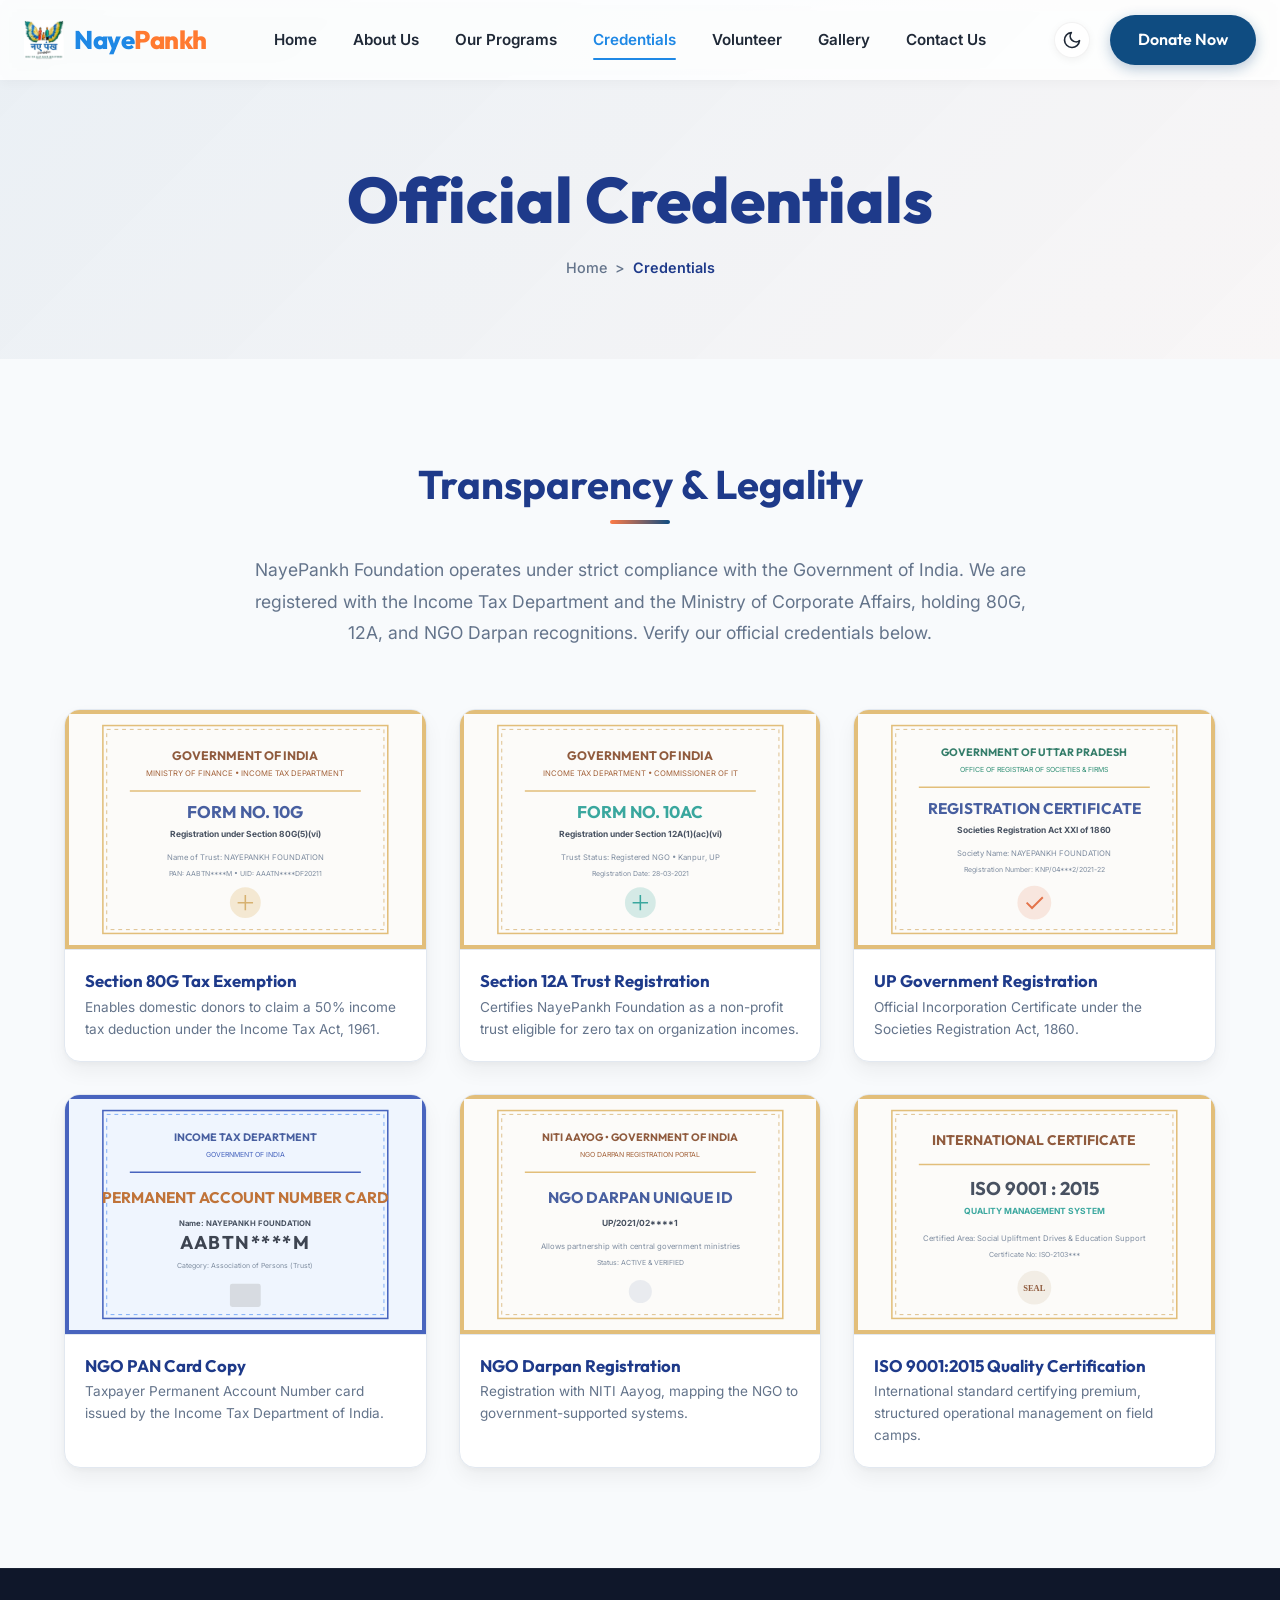
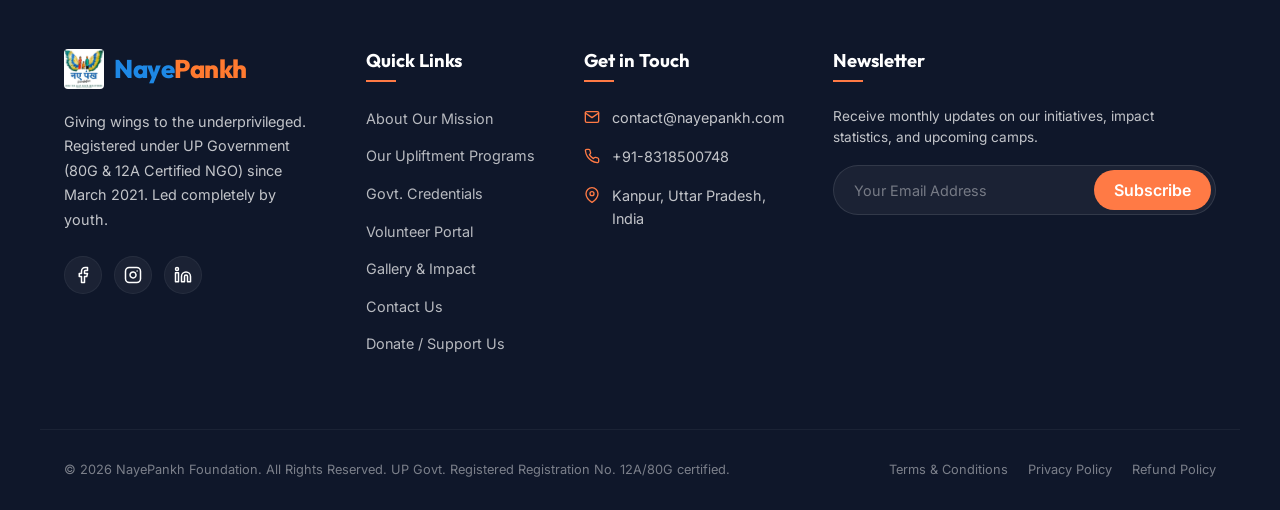
<file: certificates.html>
<!DOCTYPE html>
<html lang="en">
<head>
  <meta charset="UTF-8">
  <meta name="viewport" content="width=device-width, initial-scale=1.0">
  <meta name="description" content="View NayePankh Foundation's official government registration certificates, 80G tax exemption, 12A registration, and legal credentials.">
  <title>Our Certificates & Credentials | NayePankh Foundation</title>
  <link rel="stylesheet" href="css/style.css">

  <!-- SEO & Open Graph Tags -->
  <meta property="og:title" content="NayePankh Foundation - Youth NGO">
  <meta property="og:description" content="Support NayePankh Foundation. Donate to sponsor children's education, women's hygiene kits, and food relief.">
  <meta property="og:image" content="https://nayepankh.vercel.app/assets/images/hero_children.png">
  <meta property="og:url" content="https://nayepankh.vercel.app/">
  <meta property="og:type" content="website">
  <meta name="twitter:card" content="summary_large_image">
  <meta name="keywords" content="NGO, Charity, Donation, India, Kanpur, Education, Food Relief">
</head>
<body>

  <!-- ==========================================
       HEADER & NAVIGATION
       ========================================== */ -->
  <header class="navbar-wrapper">
    <div class="container navbar">
      <a href="index.html" class="logo">
        <div class="logo-icon">
          <img loading="lazy" src="assets/images/logo.jpeg" alt="NayePankh Logo" style="width: 100%; height: 100%; object-fit: cover;">
        </div>
        <div class="logo-text">Naye<span>Pankh</span></div>
      </a>

      <nav>
        <ul class="nav-menu">
          <li><a href="index.html" class="nav-link">Home</a></li>
          <li><a href="about.html" class="nav-link">About Us</a></li>
          <li><a href="programs.html" class="nav-link">Our Programs</a></li>
          <li><a href="certificates.html" class="nav-link active">Credentials</a></li>
          <li><a href="volunteer.html" class="nav-link">Volunteer</a></li>
          <li><a href="gallery.html" class="nav-link">Gallery</a></li>
          <li><a href="contact.html" class="nav-link">Contact Us</a></li>
        </ul>
      </nav>

      <div class="nav-actions">
        <button id="theme-toggle" class="theme-toggle" aria-label="Toggle Dark/Light Mode">
          <!-- SVG icon loaded by JS -->
        </button>
        <a href="donate.html" class="btn btn-primary">Donate Now</a>
        <div class="hamburger" aria-label="Open Mobile Menu">
          <span></span>
          <span></span>
          <span></span>
        </div>
      </div>
    </div>
  </header>

  <!-- ==========================================
       PAGE HERO
       ========================================== */ -->
  <section class="page-hero">
    <div class="container">
      <h1>Official Credentials</h1>
      <div class="breadcrumb">
        <a href="index.html">Home</a>
        <span class="breadcrumb-separator">&gt;</span>
        <span class="breadcrumb-current">Credentials</span>
      </div>
    </div>
  </section>

  <!-- ==========================================
       CREDENTIALS INFO SECTION
       ========================================== */ -->
  <section class="section-padding">
    <div class="container">
      <div style="max-width: 800px; margin: 0 auto; text-align: center; margin-bottom: 60px;">
        <h2 class="decorated center">Transparency & Legality</h2>
        <p style="font-size: 1.1rem; color: var(--text-muted); line-height: 1.8;">
          NayePankh Foundation operates under strict compliance with the Government of India. We are registered with the Income Tax Department and the Ministry of Corporate Affairs, holding 80G, 12A, and NGO Darpan recognitions. Verify our official credentials below.
        </p>
      </div>

      <div class="certs-grid">
        <!-- Certificate 1 -->
        <div class="cert-card" id="cert-80g">
          <div class="cert-preview">
            <!-- Vector Preview of 80G Certificate -->
            <svg width="100%" height="100%" viewBox="0 0 400 300" xmlns="http://www.w3.org/2000/svg" style="background-color: #FFFDF9; border: 4px solid #DFB15B;">
              <rect x="15" y="15" width="370" height="270" fill="none" stroke="#DFB15B" stroke-width="2"/>
              <rect x="20" y="20" width="360" height="260" fill="none" stroke="#D1A14E" stroke-width="1" stroke-dasharray="5,5"/>
              <text x="200" y="60" font-family="'Outfit', sans-serif" font-size="16" font-weight="bold" fill="#78350F" text-anchor="middle">GOVERNMENT OF INDIA</text>
              <text x="200" y="80" font-family="'Inter', sans-serif" font-size="10" fill="#92400E" text-anchor="middle">MINISTRY OF FINANCE • INCOME TAX DEPARTMENT</text>
              <line x1="50" y1="100" x2="350" y2="100" stroke="#DFB15B" stroke-width="2"/>
              <text x="200" y="135" font-family="'Outfit', sans-serif" font-size="22" font-weight="bold" fill="#1E3A8A" text-anchor="middle">FORM NO. 10G</text>
              <text x="200" y="160" font-family="'Inter', sans-serif" font-size="11" font-weight="bold" fill="#1E293B" text-anchor="middle">Registration under Section 80G(5)(vi)</text>
              <text x="200" y="190" font-family="'Inter', sans-serif" font-size="10" fill="#64748B" text-anchor="middle">Name of Trust: NAYEPANKH FOUNDATION</text>
              <text x="200" y="210" font-family="'Inter', sans-serif" font-size="9" fill="#64748B" text-anchor="middle">PAN: AABTN****M  •  UID: AAATN****DF20211</text>
              <circle cx="200" cy="245" r="20" fill="#DFB15B" opacity="0.3"/>
              <path d="M190 245h20M200 235v20" stroke="#D1A14E" stroke-width="2"/>
            </svg>
            <div class="cert-overlay">Click to Inspect Certificate</div>
          </div>
          <div class="cert-details">
            <h4>Section 80G Tax Exemption</h4>
            <p>Enables domestic donors to claim a 50% income tax deduction under the Income Tax Act, 1961.</p>
          </div>
        </div>

        <!-- Certificate 2 -->
        <div class="cert-card" id="cert-12a">
          <div class="cert-preview">
            <svg width="100%" height="100%" viewBox="0 0 400 300" xmlns="http://www.w3.org/2000/svg" style="background-color: #FFFDF9; border: 4px solid #DFB15B;">
              <rect x="15" y="15" width="370" height="270" fill="none" stroke="#DFB15B" stroke-width="2"/>
              <rect x="20" y="20" width="360" height="260" fill="none" stroke="#D1A14E" stroke-width="1" stroke-dasharray="5,5"/>
              <text x="200" y="60" font-family="'Outfit', sans-serif" font-size="16" font-weight="bold" fill="#78350F" text-anchor="middle">GOVERNMENT OF INDIA</text>
              <text x="200" y="80" font-family="'Inter', sans-serif" font-size="10" fill="#92400E" text-anchor="middle">INCOME TAX DEPARTMENT • COMMISSIONER OF IT</text>
              <line x1="50" y1="100" x2="350" y2="100" stroke="#DFB15B" stroke-width="2"/>
              <text x="200" y="135" font-family="'Outfit', sans-serif" font-size="22" font-weight="bold" fill="#0D9488" text-anchor="middle">FORM NO. 10AC</text>
              <text x="200" y="160" font-family="'Inter', sans-serif" font-size="11" font-weight="bold" fill="#1E293B" text-anchor="middle">Registration under Section 12A(1)(ac)(vi)</text>
              <text x="200" y="190" font-family="'Inter', sans-serif" font-size="10" fill="#64748B" text-anchor="middle">Trust Status: Registered NGO  •  Kanpur, UP</text>
              <text x="200" y="210" font-family="'Inter', sans-serif" font-size="9" fill="#64748B" text-anchor="middle">Registration Date: 28-03-2021</text>
              <circle cx="200" cy="245" r="20" fill="#0D9488" opacity="0.2"/>
              <path d="M190 245h20M200 235v20" stroke="#0D9488" stroke-width="2"/>
            </svg>
            <div class="cert-overlay">Click to Inspect Certificate</div>
          </div>
          <div class="cert-details">
            <h4>Section 12A Trust Registration</h4>
            <p>Certifies NayePankh Foundation as a non-profit trust eligible for zero tax on organization incomes.</p>
          </div>
        </div>

        <!-- Certificate 3 -->
        <div class="cert-card" id="cert-upgovt">
          <div class="cert-preview">
            <svg width="100%" height="100%" viewBox="0 0 400 300" xmlns="http://www.w3.org/2000/svg" style="background-color: #FFFDF9; border: 4px solid #DFB15B;">
              <rect x="15" y="15" width="370" height="270" fill="none" stroke="#DFB15B" stroke-width="2"/>
              <rect x="20" y="20" width="360" height="260" fill="none" stroke="#D1A14E" stroke-width="1" stroke-dasharray="5,5"/>
              <text x="200" y="55" font-family="'Outfit', sans-serif" font-size="14" font-weight="bold" fill="#065F46" text-anchor="middle">GOVERNMENT OF UTTAR PRADESH</text>
              <text x="200" y="75" font-family="'Inter', sans-serif" font-size="9" fill="#047857" text-anchor="middle">OFFICE OF REGISTRAR OF SOCIETIES & FIRMS</text>
              <line x1="50" y1="95" x2="350" y2="95" stroke="#DFB15B" stroke-width="2"/>
              <text x="200" y="130" font-family="'Outfit', sans-serif" font-size="20" font-weight="bold" fill="#1E3A8A" text-anchor="middle">REGISTRATION CERTIFICATE</text>
              <text x="200" y="155" font-family="'Inter', sans-serif" font-size="11" font-weight="bold" fill="#1E293B" text-anchor="middle">Societies Registration Act XXI of 1860</text>
              <text x="200" y="185" font-family="'Inter', sans-serif" font-size="10" fill="#64748B" text-anchor="middle">Society Name: NAYEPANKH FOUNDATION</text>
              <text x="200" y="205" font-family="'Inter', sans-serif" font-size="9" fill="#64748B" text-anchor="middle">Registration Number: KNP/04***2/2021-22</text>
              <circle cx="200" cy="245" r="22" fill="#E0531E" opacity="0.15"/>
              <path d="M190 245l7 7 14-14" stroke="#E0531E" stroke-width="2.5" fill="none"/>
            </svg>
            <div class="cert-overlay">Click to Inspect Certificate</div>
          </div>
          <div class="cert-details">
            <h4>UP Government Registration</h4>
            <p>Official Incorporation Certificate under the Societies Registration Act, 1860.</p>
          </div>
        </div>

        <!-- Certificate 4 -->
        <div class="cert-card" id="cert-pan">
          <div class="cert-preview">
            <svg width="100%" height="100%" viewBox="0 0 400 300" xmlns="http://www.w3.org/2000/svg" style="background-color: #EFF6FF; border: 4px solid #1E40AF;">
              <rect x="15" y="15" width="370" height="270" fill="none" stroke="#1E40AF" stroke-width="2"/>
              <rect x="20" y="20" width="360" height="260" fill="none" stroke="#3B82F6" stroke-width="1" stroke-dasharray="5,5"/>
              <text x="200" y="55" font-family="'Outfit', sans-serif" font-size="14" font-weight="bold" fill="#1E3A8A" text-anchor="middle">INCOME TAX DEPARTMENT</text>
              <text x="200" y="75" font-family="'Inter', sans-serif" font-size="9" fill="#1E40AF" text-anchor="middle">GOVERNMENT OF INDIA</text>
              <line x1="50" y1="95" x2="350" y2="95" stroke="#1E40AF" stroke-width="2"/>
              <text x="200" y="135" font-family="'Outfit', sans-serif" font-size="20" font-weight="bold" fill="#B45309" text-anchor="middle">PERMANENT ACCOUNT NUMBER CARD</text>
              <text x="200" y="165" font-family="'Inter', sans-serif" font-size="10" font-weight="bold" fill="#1E293B" text-anchor="middle">Name: NAYEPANKH FOUNDATION</text>
              <text x="200" y="195" font-family="'Outfit', sans-serif" font-size="24" font-weight="bold" fill="#111827" text-anchor="middle" letter-spacing="2">AABTN****M</text>
              <text x="200" y="220" font-family="'Inter', sans-serif" font-size="9" fill="#64748B" text-anchor="middle">Category: Association of Persons (Trust)</text>
              <rect x="180" y="240" width="40" height="30" rx="3" fill="#D1D5DB"/>
            </svg>
            <div class="cert-overlay">Click to Inspect Card</div>
          </div>
          <div class="cert-details">
            <h4>NGO PAN Card Copy</h4>
            <p>Taxpayer Permanent Account Number card issued by the Income Tax Department of India.</p>
          </div>
        </div>

        <!-- Certificate 5 -->
        <div class="cert-card" id="cert-darpan">
          <div class="cert-preview">
            <svg width="100%" height="100%" viewBox="0 0 400 300" xmlns="http://www.w3.org/2000/svg" style="background-color: #FFFDF9; border: 4px solid #DFB15B;">
              <rect x="15" y="15" width="370" height="270" fill="none" stroke="#DFB15B" stroke-width="2"/>
              <rect x="20" y="20" width="360" height="260" fill="none" stroke="#D1A14E" stroke-width="1" stroke-dasharray="5,5"/>
              <text x="200" y="55" font-family="'Outfit', sans-serif" font-size="14" font-weight="bold" fill="#78350F" text-anchor="middle">NITI AAYOG • GOVERNMENT OF INDIA</text>
              <text x="200" y="75" font-family="'Inter', sans-serif" font-size="9" fill="#92400E" text-anchor="middle">NGO DARPAN REGISTRATION PORTAL</text>
              <line x1="50" y1="95" x2="350" y2="95" stroke="#DFB15B" stroke-width="2"/>
              <text x="200" y="135" font-family="'Outfit', sans-serif" font-size="20" font-weight="bold" fill="#1E3A8A" text-anchor="middle">NGO DARPAN UNIQUE ID</text>
              <text x="200" y="165" font-family="'Inter', sans-serif" font-size="11" font-weight="bold" fill="#1E293B" text-anchor="middle">UP/2021/02****1</text>
              <text x="200" y="195" font-family="'Inter', sans-serif" font-size="10" fill="#64748B" text-anchor="middle">Allows partnership with central government ministries</text>
              <text x="200" y="215" font-family="'Inter', sans-serif" font-size="9" fill="#64748B" text-anchor="middle">Status: ACTIVE & VERIFIED</text>
              <circle cx="200" cy="250" r="15" fill="#1E3A8A" opacity="0.1"/>
            </svg>
            <div class="cert-overlay">Click to Inspect Card</div>
          </div>
          <div class="cert-details">
            <h4>NGO Darpan Registration</h4>
            <p>Registration with NITI Aayog, mapping the NGO to government-supported systems.</p>
          </div>
        </div>

        <!-- Certificate 6 -->
        <div class="cert-card" id="cert-iso">
          <div class="cert-preview">
            <svg width="100%" height="100%" viewBox="0 0 400 300" xmlns="http://www.w3.org/2000/svg" style="background-color: #FFFDF9; border: 4px solid #DFB15B;">
              <rect x="15" y="15" width="370" height="270" fill="none" stroke="#DFB15B" stroke-width="2"/>
              <rect x="20" y="20" width="360" height="260" fill="none" stroke="#D1A14E" stroke-width="1" stroke-dasharray="5,5"/>
              <text x="200" y="60" font-family="'Outfit', sans-serif" font-size="18" font-weight="bold" fill="#78350F" text-anchor="middle">INTERNATIONAL CERTIFICATE</text>
              <line x1="50" y1="85" x2="350" y2="85" stroke="#DFB15B" stroke-width="2"/>
              <text x="200" y="125" font-family="'Outfit', sans-serif" font-size="24" font-weight="bold" fill="#1E293B" text-anchor="middle">ISO 9001 : 2015</text>
              <text x="200" y="150" font-family="'Inter', sans-serif" font-size="11" font-weight="bold" fill="#0D9488" text-anchor="middle">QUALITY MANAGEMENT SYSTEM</text>
              <text x="200" y="185" font-family="'Inter', sans-serif" font-size="10" fill="#64748B" text-anchor="middle">Certified Area: Social Upliftment Drives & Education Support</text>
              <text x="200" y="205" font-family="'Inter', sans-serif" font-size="9" fill="#64748B" text-anchor="middle">Certificate No: ISO-2103***</text>
              <circle cx="200" cy="245" r="22" fill="#E2D3B8" opacity="0.4"/>
              <text x="200" y="249" font-family="serif" font-size="11" font-weight="bold" fill="#78350F" text-anchor="middle">SEAL</text>
            </svg>
            <div class="cert-overlay">Click to Inspect Certificate</div>
          </div>
          <div class="cert-details">
            <h4>ISO 9001:2015 Quality Certification</h4>
            <p>International standard certifying premium, structured operational management on field camps.</p>
          </div>
        </div>

      </div>
    </div>
  </section>

  <!-- ==========================================
       LIGHTBOX MODAL STRUCTURE
       ========================================== */ -->
  <div class="lightbox" id="lightbox">
    <div class="lightbox-content">
      <span class="lightbox-close">&times;</span>
      <div id="lightbox-img-wrapper" style="background-color: white; border-radius: var(--radius-sm); overflow: hidden;">
        <!-- Inject copy of the SVG dynamically from main.js -->
        <div id="lightbox-img" style="width: 100%; max-width: 600px; margin: 0 auto; display: block;"></div>
      </div>
      <div class="lightbox-caption" id="lightbox-caption"></div>
    </div>
  </div>

  <!-- ==========================================
       FOOTER
       ========================================== */ -->
  <footer class="footer">
    <div class="container footer-grid">
      <div class="footer-col footer-about">
        <a href="index.html" class="logo" style="color: white; margin-bottom: 20px;">
          <div class="logo-icon">
            <img loading="lazy" src="assets/images/logo.jpeg" alt="NayePankh Logo" style="width: 100%; height: 100%; object-fit: cover;">
          </div>
          <div class="logo-text">Naye<span>Pankh</span></div>
        </a>
        <p>
          Giving wings to the underprivileged. Registered under UP Government (80G & 12A Certified NGO) since March 2021. Led completely by youth.
        </p>
        
        <div class="social-icons">
          <a href="#" class="social-icon" aria-label="Facebook"><svg xmlns="http://www.w3.org/2000/svg" width="18" height="18" viewBox="0 0 24 24" fill="none" stroke="currentColor" stroke-width="2" stroke-linecap="round" stroke-linejoin="round"><path d="M18 2h-3a5 5 0 0 0-5 5v3H7v4h3v8h4v-8h3l1-4h-4V7a1 1 0 0 1 1-1h3z"></path></svg></a>
          <a href="#" class="social-icon" aria-label="Instagram"><svg xmlns="http://www.w3.org/2000/svg" width="18" height="18" viewBox="0 0 24 24" fill="none" stroke="currentColor" stroke-width="2" stroke-linecap="round" stroke-linejoin="round"><rect x="2" y="2" width="20" height="20" rx="5" ry="5"></rect><path d="M16 11.37A4 4 0 1 1 12.63 8 4 4 0 0 1 16 11.37z"></path><line x1="17.5" y1="6.5" x2="17.51" y2="6.5"></line></svg></a>
          <a href="#" class="social-icon" aria-label="LinkedIn"><svg xmlns="http://www.w3.org/2000/svg" width="18" height="18" viewBox="0 0 24 24" fill="none" stroke="currentColor" stroke-width="2" stroke-linecap="round" stroke-linejoin="round"><path d="M16 8a6 6 0 0 1 6 6v7h-4v-7a2 2 0 0 0-2-2 2 2 0 0 0-2 2v7h-4v-7a6 6 0 0 1 6-6z"></path><rect x="2" y="9" width="4" height="12"></rect><circle cx="4" cy="4" r="2"></circle></svg></a>
        </div>
      </div>

      <div class="footer-col">
        <h4>Quick Links</h4>
        <ul class="footer-links">
          <li><a href="about.html">About Our Mission</a></li>
          <li><a href="programs.html">Our Upliftment Programs</a></li>
          <li><a href="certificates.html">Govt. Credentials</a></li>
          <li><a href="volunteer.html">Volunteer Portal</a></li>
          <li><a href="gallery.html">Gallery & Impact</a></li>
          <li><a href="contact.html">Contact Us</a></li>
          <li><a href="donate.html">Donate / Support Us</a></li>
        </ul>
      </div>

      <div class="footer-col">
        <h4>Get in Touch</h4>
        <ul class="footer-contact">
          <li>
            <svg xmlns="http://www.w3.org/2000/svg" width="16" height="16" viewBox="0 0 24 24" fill="none" stroke="currentColor" stroke-width="2" stroke-linecap="round" stroke-linejoin="round"><path d="M4 4h16c1.1 0 2 .9 2 2v12c0 1.1-.9 2-2 2H4c-1.1 0-2-.9-2-2V6c0-1.1.9-2 2-2z"></path><polyline points="22,6 12,13 2,6"></polyline></svg>
            contact@nayepankh.com
          </li>
          <li>
            <svg xmlns="http://www.w3.org/2000/svg" width="16" height="16" viewBox="0 0 24 24" fill="none" stroke="currentColor" stroke-width="2" stroke-linecap="round" stroke-linejoin="round"><path d="M22 16.92v3a2 2 0 0 1-2.18 2 19.79 19.79 0 0 1-8.63-3.07 19.5 19.5 0 0 1-6-6 19.79 19.79 0 0 1-3.07-8.67A2 2 0 0 1 4.11 2h3a2 2 0 0 1 2 1.72 12.84 12.84 0 0 0 .7 2.81 2 2 0 0 1-.45 2.11L8.09 9.91a16 16 0 0 0 6 6l1.27-1.27a2 2 0 0 1 2.11-.45 12.84 12.84 0 0 0 2.81.7A2 2 0 0 1 22 16.92z"></path></svg>
            +91-8318500748
          </li>
          <li>
            <svg xmlns="http://www.w3.org/2000/svg" width="16" height="16" viewBox="0 0 24 24" fill="none" stroke="currentColor" stroke-width="2" stroke-linecap="round" stroke-linejoin="round"><path d="M21 10c0 7-9 13-9 13s-9-6-9-13a9 9 0 0 1 18 0z"></path><circle cx="12" cy="10" r="3"></circle></svg>
            Kanpur, Uttar Pradesh, India
          </li>
        </ul>
      </div>

      <div class="footer-col">
        <h4>Newsletter</h4>
        <p style="font-size: 0.85rem; margin-bottom: 15px;">Receive monthly updates on our initiatives, impact statistics, and upcoming camps.</p>
        <form class="subscribe-form" id="newsletter-form">
          <input type="email" placeholder="Your Email Address" required aria-label="Email Address">
          <button type="submit">Subscribe</button>
        </form>
      </div>
    </div>

    <div class="container footer-bottom">
      <p>&copy; 2026 NayePankh Foundation. All Rights Reserved. UP Govt. Registered Registration No. 12A/80G certified.</p>
      <div class="footer-bottom-links">
        <a href="#">Terms & Conditions</a>
        <a href="#">Privacy Policy</a>
        <a href="#">Refund Policy</a>
      </div>
    </div>
  </footer>

  <script src="js/main.js"></script>
  <script>
    // Overwrite the image lightbox script slightly since these are inline SVGs rather than external files.
    // This is a direct enhancement to make vector certificates render perfectly in high-res!
    document.addEventListener('DOMContentLoaded', () => {
      const certCards = document.querySelectorAll('.cert-card');
      const lightbox = document.getElementById('lightbox');
      const lightboxImgDiv = document.getElementById('lightbox-img');
      const lightboxCaption = document.getElementById('lightbox-caption');
      const lightboxClose = document.querySelector('.lightbox-close');

      certCards.forEach(card => {
        card.addEventListener('click', () => {
          // Clone the inline SVG element to maintain styling inside the lightbox modal!
          const inlineSvg = card.querySelector('svg').cloneNode(true);
          inlineSvg.style.width = '100%';
          inlineSvg.style.height = 'auto';
          inlineSvg.style.maxHeight = '70vh';
          
          const title = card.querySelector('h4').textContent;
          const desc = card.querySelector('p').textContent;

          // Clear previous and append new SVG
          lightboxImgDiv.innerHTML = '';
          lightboxImgDiv.appendChild(inlineSvg);
          
          lightboxCaption.innerHTML = `<h4>${title}</h4><p style="color:#94a3b8; font-size:0.85rem; margin-top:4px;">${desc}</p>`;
          lightbox.classList.add('active');
          document.body.style.overflow = 'hidden';
        });
      });

      const closeBox = () => {
        lightbox.classList.remove('active');
        document.body.style.overflow = '';
      };

      if (lightboxClose) lightboxClose.addEventListener('click', closeBox);
      lightbox.addEventListener('click', (e) => { if (e.target === lightbox) closeBox(); });
    });
  </script>
</body>
</html>
</file>
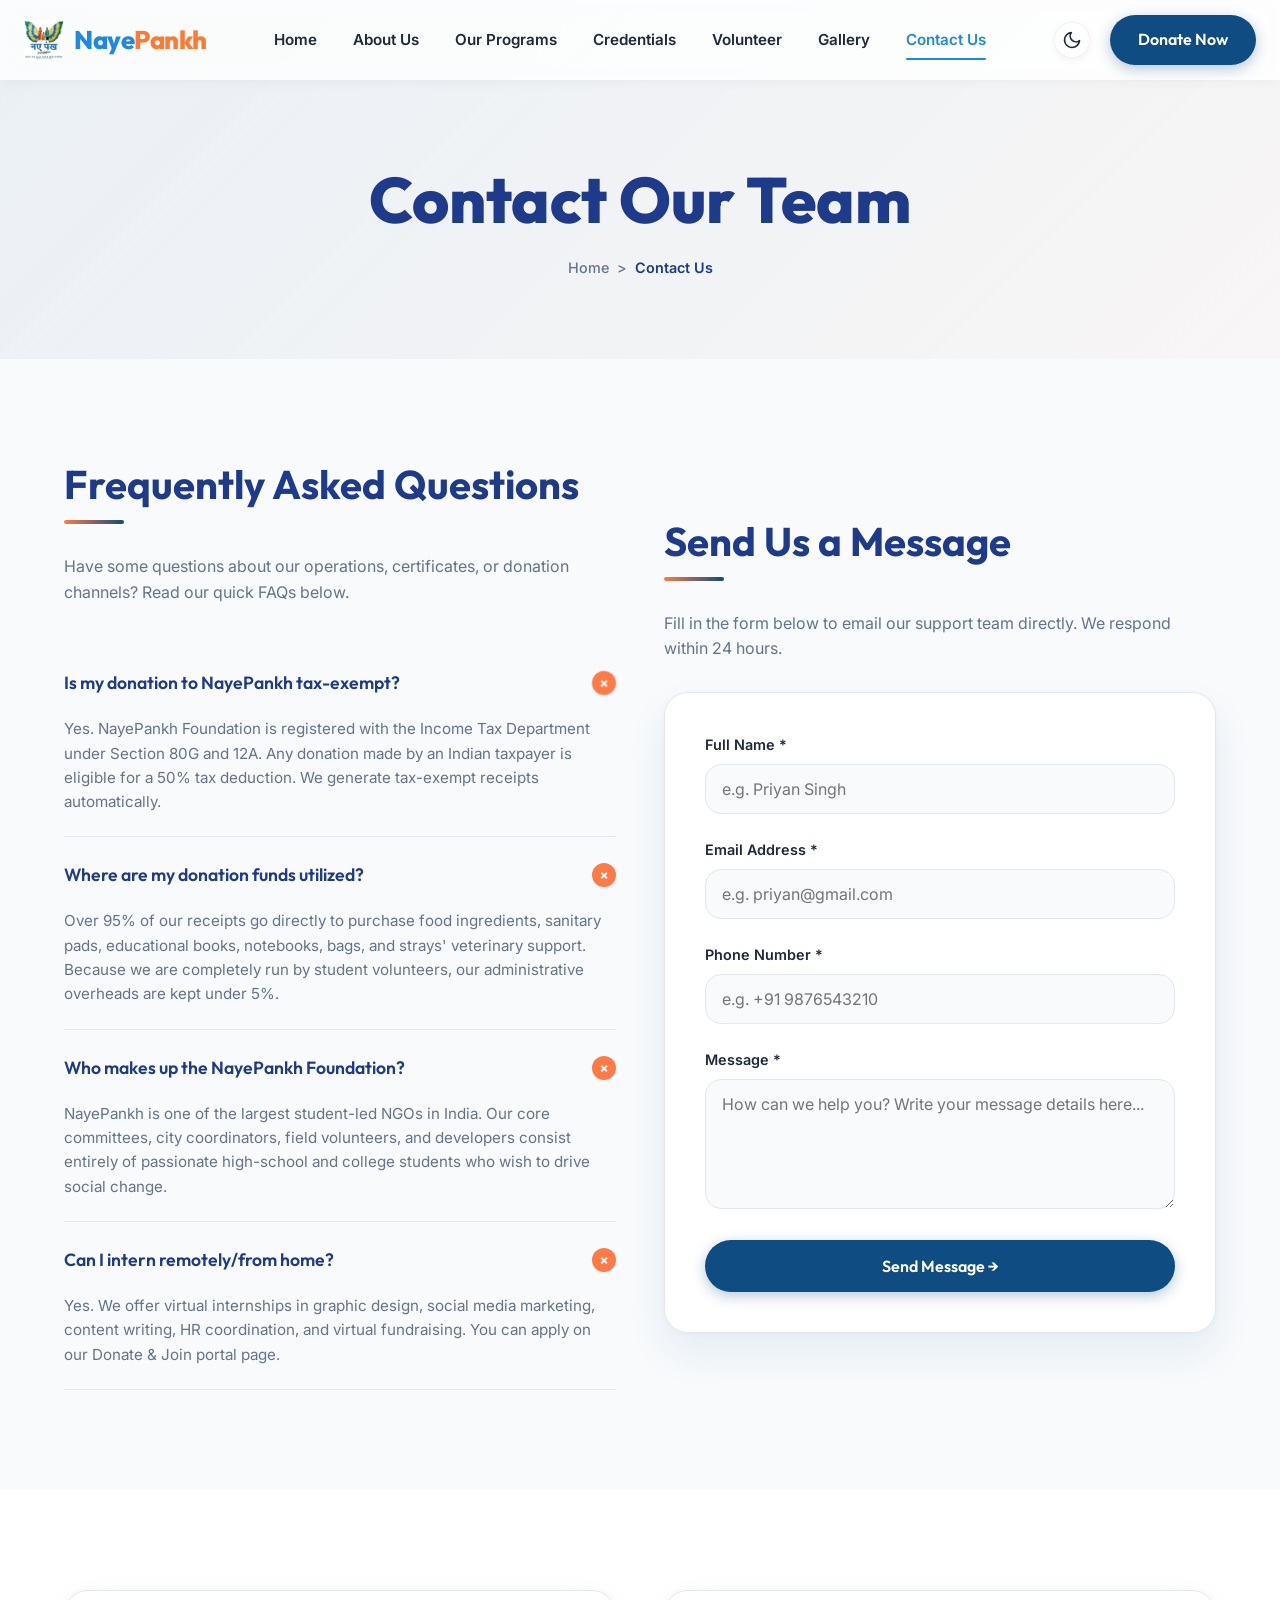
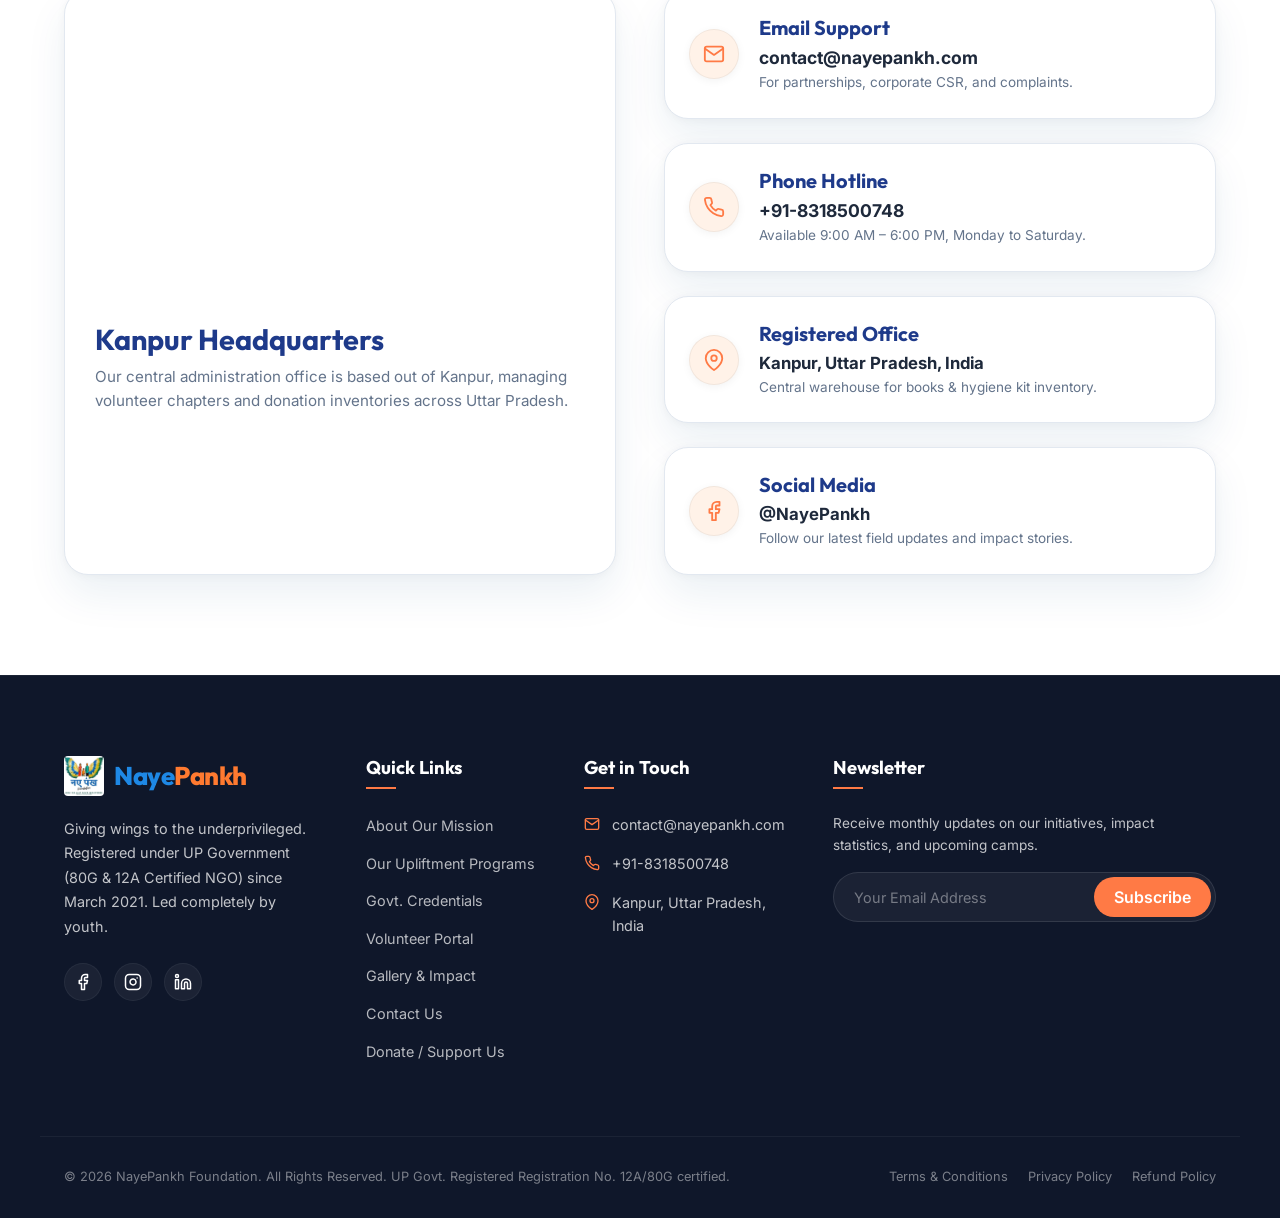
<file: contact.html>
<!DOCTYPE html>
<html lang="en">
<head>
  <meta charset="UTF-8">
  <meta name="viewport" content="width=device-width, initial-scale=1.0">
  <meta name="description" content="Get in touch with NayePankh Foundation. Find our email, phone, location details, and read our frequently asked questions (FAQ).">
  <title>Contact Us | NayePankh Foundation - UP Government Registered NGO</title>
  <link rel="stylesheet" href="css/style.css">
  <style>
    /* Modern Validation & Micro-interactions */
    .form-input {
      transition: all 0.3s ease;
    }
    .form-input:focus {
      transform: translateY(-2px);
      box-shadow: 0 4px 12px rgba(0,0,0,0.05);
    }
    .form-input:invalid:not(:placeholder-shown) {
      border-color: #ef4444;
      animation: shake 0.4s ease;
    }
    .form-input:valid:not(:placeholder-shown) {
      border-color: #10b981;
    }
    @keyframes shake {
      0%, 100% { transform: translateX(0); }
      25% { transform: translateX(-5px); }
      75% { transform: translateX(5px); }
    }
    .btn-primary {
      transition: transform 0.2s cubic-bezier(0.4, 0, 0.2, 1), box-shadow 0.2s;
    }
    .btn-primary:active {
      transform: scale(0.97);
    }
  </style>

  <!-- SEO & Open Graph Tags -->
  <meta property="og:title" content="NayePankh Foundation - Youth NGO">
  <meta property="og:description" content="Support NayePankh Foundation. Donate to sponsor children's education, women's hygiene kits, and food relief.">
  <meta property="og:image" content="https://nayepankh.vercel.app/assets/images/hero_children.png">
  <meta property="og:url" content="https://nayepankh.vercel.app/">
  <meta property="og:type" content="website">
  <meta name="twitter:card" content="summary_large_image">
  <meta name="keywords" content="NGO, Charity, Donation, India, Kanpur, Education, Food Relief">
</head>
<body>

  <!-- ==========================================
       HEADER & NAVIGATION
       ========================================== */ -->
  <header class="navbar-wrapper">
    <div class="container navbar">
      <a href="index.html" class="logo">
        <div class="logo-icon">
          <img loading="lazy" src="assets/images/logo.jpeg" alt="NayePankh Logo" style="width: 100%; height: 100%; object-fit: cover;">
        </div>
        <div class="logo-text">Naye<span>Pankh</span></div>
      </a>

      <nav>
        <ul class="nav-menu">
          <li><a href="index.html" class="nav-link">Home</a></li>
          <li><a href="about.html" class="nav-link">About Us</a></li>
          <li><a href="programs.html" class="nav-link">Our Programs</a></li>
          <li><a href="certificates.html" class="nav-link">Credentials</a></li>
          <li><a href="volunteer.html" class="nav-link">Volunteer</a></li>
          <li><a href="gallery.html" class="nav-link">Gallery</a></li>
          <li><a href="contact.html" class="nav-link active">Contact Us</a></li>
        </ul>
      </nav>

      <div class="nav-actions">
        <button id="theme-toggle" class="theme-toggle" aria-label="Toggle Dark/Light Mode">
          <!-- SVG icon loaded by JS -->
        </button>
        <a href="donate.html" class="btn btn-primary">Donate Now</a>
        <div class="hamburger" aria-label="Open Mobile Menu">
          <span></span>
          <span></span>
          <span></span>
        </div>
      </div>
    </div>
  </header>

  <!-- ==========================================
       PAGE HERO
       ========================================== */ -->
  <section class="page-hero">
    <div class="container">
      <h1>Contact Our Team</h1>
      <div class="breadcrumb">
        <a href="index.html">Home</a>
        <span class="breadcrumb-separator">&gt;</span>
        <span class="breadcrumb-current">Contact Us</span>
      </div>
    </div>
  </section>

  <!-- ==========================================
       CONTACT FORM & FAQS
       ========================================== */ -->
  <section class="section-padding">
    <div class="container grid-2">
      
      <!-- Left: FAQs Accordion -->
      <div>
        <h2 class="decorated">Frequently Asked Questions</h2>
        <p style="color: var(--text-muted); margin-bottom: 30px;">
          Have some questions about our operations, certificates, or donation channels? Read our quick FAQs below.
        </p>

        <div class="accordion">
          <!-- Item 1 -->
          <div class="accordion-item active">
            <div class="accordion-header">
              <h4>Is my donation to NayePankh tax-exempt?</h4>
              <div class="accordion-icon">+</div>
            </div>
            <div class="accordion-content" style="max-height: 200px;">
              <p>Yes. NayePankh Foundation is registered with the Income Tax Department under Section 80G and 12A. Any donation made by an Indian taxpayer is eligible for a 50% tax deduction. We generate tax-exempt receipts automatically.</p>
            </div>
          </div>

          <!-- Item 2 -->
          <div class="accordion-item">
            <div class="accordion-header">
              <h4>Where are my donation funds utilized?</h4>
              <div class="accordion-icon">+</div>
            </div>
            <div class="accordion-content">
              <p>Over 95% of our receipts go directly to purchase food ingredients, sanitary pads, educational books, notebooks, bags, and strays' veterinary support. Because we are completely run by student volunteers, our administrative overheads are kept under 5%.</p>
            </div>
          </div>

          <!-- Item 3 -->
          <div class="accordion-item">
            <div class="accordion-header">
              <h4>Who makes up the NayePankh Foundation?</h4>
              <div class="accordion-icon">+</div>
            </div>
            <div class="accordion-content">
              <p>NayePankh is one of the largest student-led NGOs in India. Our core committees, city coordinators, field volunteers, and developers consist entirely of passionate high-school and college students who wish to drive social change.</p>
            </div>
          </div>

          <!-- Item 4 -->
          <div class="accordion-item">
            <div class="accordion-header">
              <h4>Can I intern remotely/from home?</h4>
              <div class="accordion-icon">+</div>
            </div>
            <div class="accordion-content">
              <p>Yes. We offer virtual internships in graphic design, social media marketing, content writing, HR coordination, and virtual fundraising. You can apply on our Donate & Join portal page.</p>
            </div>
          </div>
        </div>
      </div>

      <!-- Right: Contact Form -->
      <div>
        <h2 class="decorated">Send Us a Message</h2>
        <p style="color: var(--text-muted); margin-bottom: 30px;">Fill in the form below to email our support team directly. We respond within 24 hours.</p>

        <form id="contact-form" style="background-color: var(--bg-card); border:1px solid var(--border-color); padding: 40px; border-radius: var(--radius-lg); box-shadow: var(--shadow-lg);">
          <div class="form-group">
            <label for="contact-name">Full Name *</label>
            <input type="text" id="contact-name" class="form-input" placeholder="e.g. Priyan Singh" required>
          </div>

          <div class="form-group">
            <label for="contact-email">Email Address *</label>
            <input type="email" id="contact-email" class="form-input" placeholder="e.g. priyan@gmail.com" required>
          </div>

          <div class="form-group">
            <label for="contact-phone">Phone Number *</label>
            <input type="tel" id="contact-phone" class="form-input" placeholder="e.g. +91 9876543210" required>
          </div>

          <div class="form-group">
            <label for="contact-message">Message *</label>
            <textarea id="contact-message" rows="5" class="form-input" placeholder="How can we help you? Write your message details here..." required></textarea>
          </div>

          <button type="submit" class="btn btn-primary" style="width: 100%; display: flex; justify-content: center; align-items: center; padding:16px 0;">Send Message &rarr;</button>

          <div class="submit-confirmation" id="contact-confirmation" style="text-align: center;">
            <strong>Message Sent Successfully!</strong> Thank you for reaching out. We have queued your message, and a team member will reply shortly.
          </div>
        </form>
      </div>

    </div>
  </section>

  <!-- ==========================================
       MAP & DETAILS SECTION
       ========================================== */ -->
  <section class="section-padding" style="background-color: var(--bg-card); transition: background-color var(--transition-normal);">
    <div class="container grid-2">
      
      <!-- Interactive Vector Map Card -->
      <div class="map-card">
        <div class="map-placeholder" style="padding: 0; background: transparent; border: none; height: 300px; overflow: hidden; border-radius: var(--radius-md);">
          <iframe 
            src="https://www.google.com/maps/embed?pb=!1m18!1m12!1m3!1d114294.61989066665!2d80.24587635956793!3d26.44741275990234!2m3!1f0!2f0!3f0!3m2!1i1024!2i768!4f13.1!3m3!1m2!1s0x399c4770b127c46f%3A0x1778302a9fbe7b41!2sKanpur%2C%20Uttar%20Pradesh!5e0!3m2!1sen!2sin!4v1707000000000!5m2!1sen!2sin" 
            width="100%" 
            height="100%" 
            style="border:0;" 
            allowfullscreen="" 
            loading="lazy" 
            referrerpolicy="no-referrer-when-downgrade">
          </iframe>
        </div>
        <div class="map-details">
          <h3>Kanpur Headquarters</h3>
          <p style="color: var(--text-muted); font-size: 0.95rem; margin-top: 8px;">
            Our central administration office is based out of Kanpur, managing volunteer chapters and donation inventories across Uttar Pradesh.
          </p>
        </div>
      </div>

      <!-- Contact Info Cards -->
      <div style="display: flex; flex-direction: column; gap: 24px; justify-content: center;">
        <div class="founder-card" style="padding: 24px; display: flex; align-items: center; gap: 20px;">
          <div class="theme-toggle" style="background-color: var(--accent-light); color: var(--accent); flex-shrink: 0; width:50px; height:50px;">
            <svg xmlns="http://www.w3.org/2000/svg" width="22" height="22" viewBox="0 0 24 24" fill="none" stroke="currentColor" stroke-width="2" stroke-linecap="round" stroke-linejoin="round"><path d="M4 4h16c1.1 0 2 .9 2 2v12c0 1.1-.9 2-2 2H4c-1.1 0-2-.9-2-2V6c0-1.1.9-2 2-2z"></path><polyline points="22,6 12,13 2,6"></polyline></svg>
          </div>
          <div>
            <h4 style="color: var(--primary-dark); margin-bottom: 4px;">Email Support</h4>
            <p style="font-weight: 700; color: var(--text-main); font-size: 1.1rem;">contact@nayepankh.com</p>
            <p style="font-size: 0.85rem; color: var(--text-muted);">For partnerships, corporate CSR, and complaints.</p>
          </div>
        </div>

        <div class="founder-card" style="padding: 24px; display: flex; align-items: center; gap: 20px;">
          <div class="theme-toggle" style="background-color: var(--accent-light); color: var(--accent); flex-shrink: 0; width:50px; height:50px;">
            <svg xmlns="http://www.w3.org/2000/svg" width="22" height="22" viewBox="0 0 24 24" fill="none" stroke="currentColor" stroke-width="2" stroke-linecap="round" stroke-linejoin="round"><path d="M22 16.92v3a2 2 0 0 1-2.18 2 19.79 19.79 0 0 1-8.63-3.07 19.5 19.5 0 0 1-6-6 19.79 19.79 0 0 1-3.07-8.67A2 2 0 0 1 4.11 2h3a2 2 0 0 1 2 1.72 12.84 12.84 0 0 0 .7 2.81 2 2 0 0 1-.45 2.11L8.09 9.91a16 16 0 0 0 6 6l1.27-1.27a2 2 0 0 1 2.11-.45 12.84 12.84 0 0 0 2.81.7A2 2 0 0 1 22 16.92z"></path></svg>
          </div>
          <div>
            <h4 style="color: var(--primary-dark); margin-bottom: 4px;">Phone Hotline</h4>
            <p style="font-weight: 700; color: var(--text-main); font-size: 1.1rem;">+91-8318500748</p>
            <p style="font-size: 0.85rem; color: var(--text-muted);">Available 9:00 AM – 6:00 PM, Monday to Saturday.</p>
          </div>
        </div>

        <div class="founder-card" style="padding: 24px; display: flex; align-items: center; gap: 20px;">
          <div class="theme-toggle" style="background-color: var(--accent-light); color: var(--accent); flex-shrink: 0; width:50px; height:50px;">
            <svg xmlns="http://www.w3.org/2000/svg" width="22" height="22" viewBox="0 0 24 24" fill="none" stroke="currentColor" stroke-width="2" stroke-linecap="round" stroke-linejoin="round"><path d="M21 10c0 7-9 13-9 13s-9-6-9-13a9 9 0 0 1 18 0z"></path><circle cx="12" cy="10" r="3"></circle></svg>
          </div>
          <div>
            <h4 style="color: var(--primary-dark); margin-bottom: 4px;">Registered Office</h4>
            <p style="font-weight: 700; color: var(--text-main); font-size: 1.05rem;">Kanpur, Uttar Pradesh, India</p>
            <p style="font-size: 0.85rem; color: var(--text-muted);">Central warehouse for books & hygiene kit inventory.</p>
          </div>
        </div>

        <div class="founder-card" style="padding: 24px; display: flex; align-items: center; gap: 20px;">
          <div class="theme-toggle" style="background-color: var(--accent-light); color: var(--accent); flex-shrink: 0; width:50px; height:50px;">
            <svg xmlns="http://www.w3.org/2000/svg" width="22" height="22" viewBox="0 0 24 24" fill="none" stroke="currentColor" stroke-width="2" stroke-linecap="round" stroke-linejoin="round"><path d="M18 2h-3a5 5 0 0 0-5 5v3H7v4h3v8h4v-8h3l1-4h-4V7a1 1 0 0 1 1-1h3z"></path></svg>
          </div>
          <div>
            <h4 style="color: var(--primary-dark); margin-bottom: 4px;">Social Media</h4>
            <p style="font-weight: 700; color: var(--text-main); font-size: 1.05rem;">@NayePankh</p>
            <p style="font-size: 0.85rem; color: var(--text-muted);">Follow our latest field updates and impact stories.</p>
          </div>
        </div>
      </div>

    </div>
  </section>

  <!-- ==========================================
       FOOTER
       ========================================== */ -->
  <footer class="footer">
    <div class="container footer-grid">
      <div class="footer-col footer-about">
        <a href="index.html" class="logo" style="color: white; margin-bottom: 20px;">
          <div class="logo-icon">
            <img loading="lazy" src="assets/images/logo.jpeg" alt="NayePankh Logo" style="width: 100%; height: 100%; object-fit: cover;">
          </div>
          <div class="logo-text">Naye<span>Pankh</span></div>
        </a>
        <p>
          Giving wings to the underprivileged. Registered under UP Government (80G & 12A Certified NGO) since March 2021. Led completely by youth.
        </p>
        
        <div class="social-icons">
          <a href="#" class="social-icon" aria-label="Facebook"><svg xmlns="http://www.w3.org/2000/svg" width="18" height="18" viewBox="0 0 24 24" fill="none" stroke="currentColor" stroke-width="2" stroke-linecap="round" stroke-linejoin="round"><path d="M18 2h-3a5 5 0 0 0-5 5v3H7v4h3v8h4v-8h3l1-4h-4V7a1 1 0 0 1 1-1h3z"></path></svg></a>
          <a href="#" class="social-icon" aria-label="Instagram"><svg xmlns="http://www.w3.org/2000/svg" width="18" height="18" viewBox="0 0 24 24" fill="none" stroke="currentColor" stroke-width="2" stroke-linecap="round" stroke-linejoin="round"><rect x="2" y="2" width="20" height="20" rx="5" ry="5"></rect><path d="M16 11.37A4 4 0 1 1 12.63 8 4 4 0 0 1 16 11.37z"></path><line x1="17.5" y1="6.5" x2="17.51" y2="6.5"></line></svg></a>
          <a href="#" class="social-icon" aria-label="LinkedIn"><svg xmlns="http://www.w3.org/2000/svg" width="18" height="18" viewBox="0 0 24 24" fill="none" stroke="currentColor" stroke-width="2" stroke-linecap="round" stroke-linejoin="round"><path d="M16 8a6 6 0 0 1 6 6v7h-4v-7a2 2 0 0 0-2-2 2 2 0 0 0-2 2v7h-4v-7a6 6 0 0 1 6-6z"></path><rect x="2" y="9" width="4" height="12"></rect><circle cx="4" cy="4" r="2"></circle></svg></a>
        </div>
      </div>

      <div class="footer-col">
        <h4>Quick Links</h4>
        <ul class="footer-links">
          <li><a href="about.html">About Our Mission</a></li>
          <li><a href="programs.html">Our Upliftment Programs</a></li>
          <li><a href="certificates.html">Govt. Credentials</a></li>
          <li><a href="volunteer.html">Volunteer Portal</a></li>
          <li><a href="gallery.html">Gallery & Impact</a></li>
          <li><a href="contact.html">Contact Us</a></li>
          <li><a href="donate.html">Donate / Support Us</a></li>
        </ul>
      </div>

      <div class="footer-col">
        <h4>Get in Touch</h4>
        <ul class="footer-contact">
          <li>
            <svg xmlns="http://www.w3.org/2000/svg" width="16" height="16" viewBox="0 0 24 24" fill="none" stroke="currentColor" stroke-width="2" stroke-linecap="round" stroke-linejoin="round"><path d="M4 4h16c1.1 0 2 .9 2 2v12c0 1.1-.9 2-2 2H4c-1.1 0-2-.9-2-2V6c0-1.1.9-2 2-2z"></path><polyline points="22,6 12,13 2,6"></polyline></svg>
            contact@nayepankh.com
          </li>
          <li>
            <svg xmlns="http://www.w3.org/2000/svg" width="16" height="16" viewBox="0 0 24 24" fill="none" stroke="currentColor" stroke-width="2" stroke-linecap="round" stroke-linejoin="round"><path d="M22 16.92v3a2 2 0 0 1-2.18 2 19.79 19.79 0 0 1-8.63-3.07 19.5 19.5 0 0 1-6-6 19.79 19.79 0 0 1-3.07-8.67A2 2 0 0 1 4.11 2h3a2 2 0 0 1 2 1.72 12.84 12.84 0 0 0 .7 2.81 2 2 0 0 1-.45 2.11L8.09 9.91a16 16 0 0 0 6 6l1.27-1.27a2 2 0 0 1 2.11-.45 12.84 12.84 0 0 0 2.81.7A2 2 0 0 1 22 16.92z"></path></svg>
            +91-8318500748
          </li>
          <li>
            <svg xmlns="http://www.w3.org/2000/svg" width="16" height="16" viewBox="0 0 24 24" fill="none" stroke="currentColor" stroke-width="2" stroke-linecap="round" stroke-linejoin="round"><path d="M21 10c0 7-9 13-9 13s-9-6-9-13a9 9 0 0 1 18 0z"></path><circle cx="12" cy="10" r="3"></circle></svg>
            Kanpur, Uttar Pradesh, India
          </li>
        </ul>
      </div>

      <div class="footer-col">
        <h4>Newsletter</h4>
        <p style="font-size: 0.85rem; margin-bottom: 15px;">Receive monthly updates on our initiatives, impact statistics, and upcoming camps.</p>
        <form class="subscribe-form" id="newsletter-form">
          <input type="email" placeholder="Your Email Address" required aria-label="Email Address">
          <button type="submit">Subscribe</button>
        </form>
      </div>
    </div>

    <div class="container footer-bottom">
      <p>&copy; 2026 NayePankh Foundation. All Rights Reserved. UP Govt. Registered Registration No. 12A/80G certified.</p>
      <div class="footer-bottom-links">
        <a href="#">Terms & Conditions</a>
        <a href="#">Privacy Policy</a>
        <a href="#">Refund Policy</a>
      </div>
    </div>
  </footer>

  <script src="js/main.js"></script>
</body>
</html>
</file>
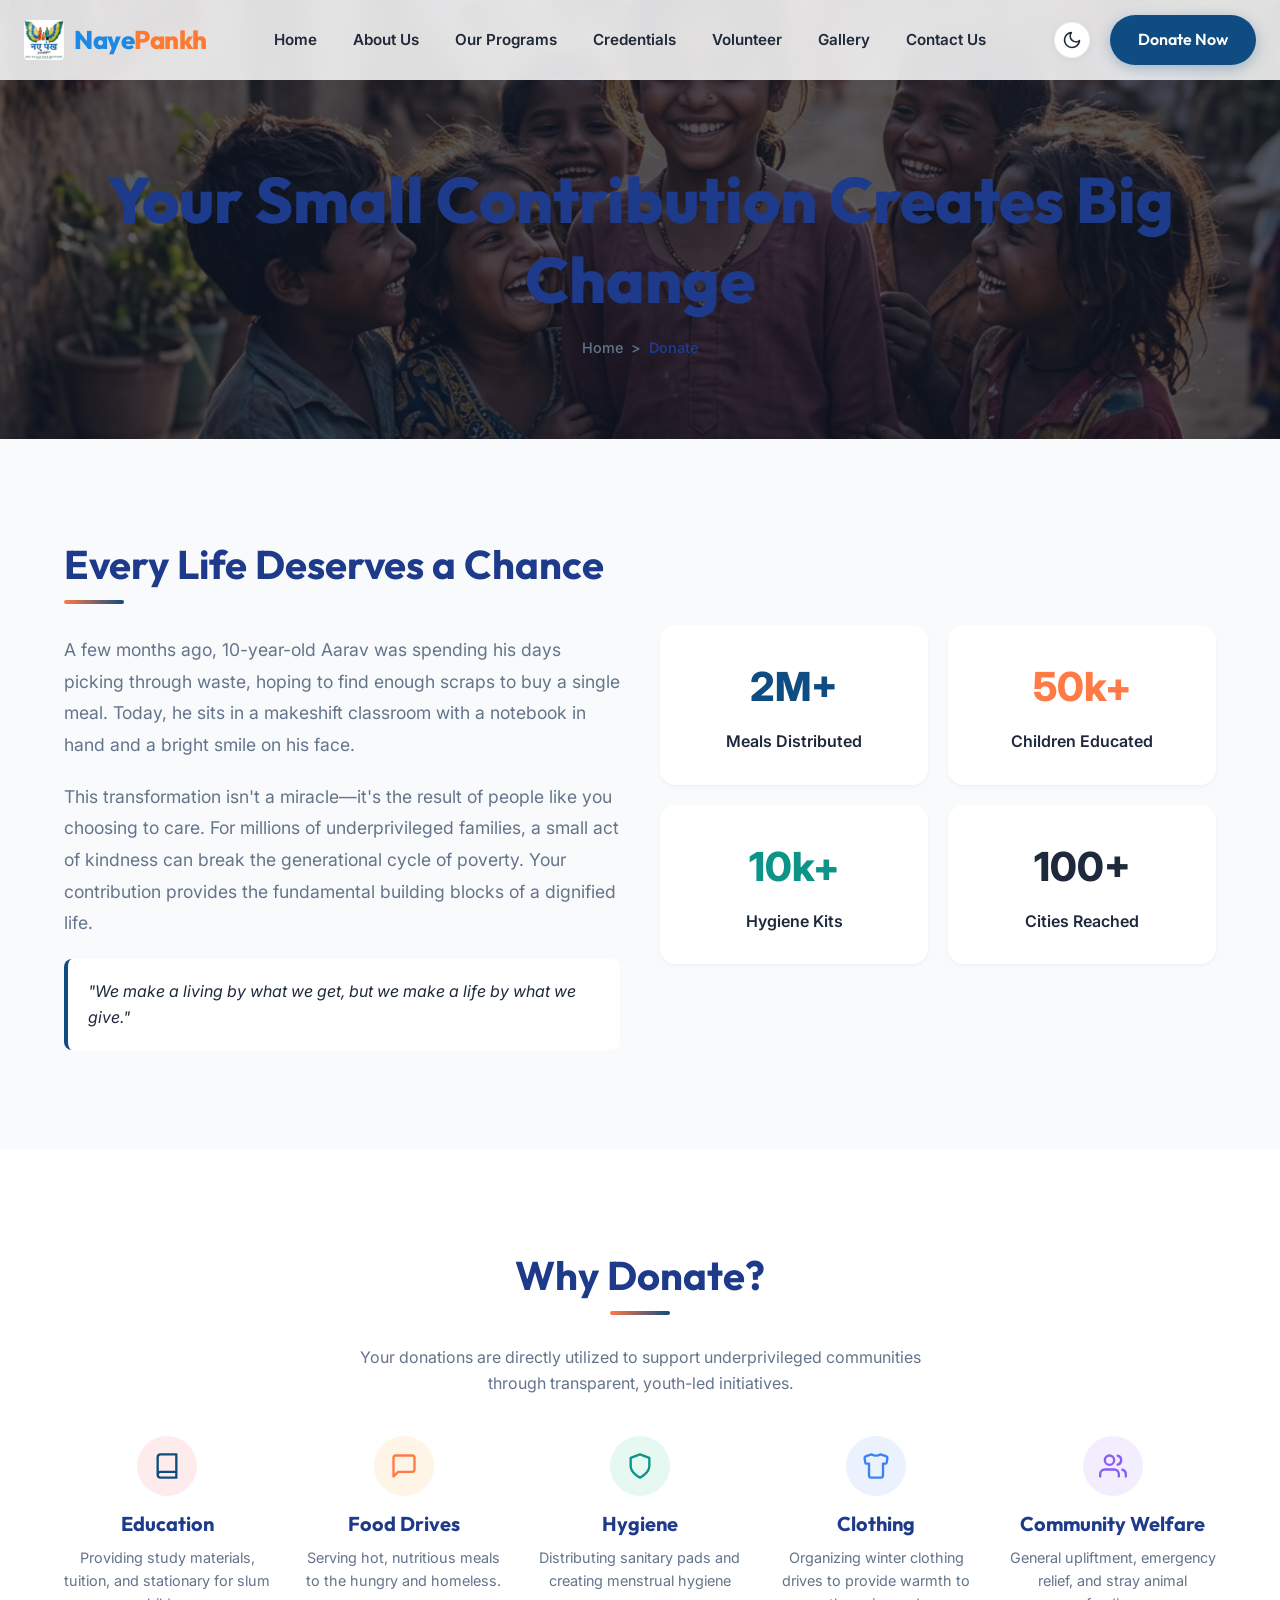
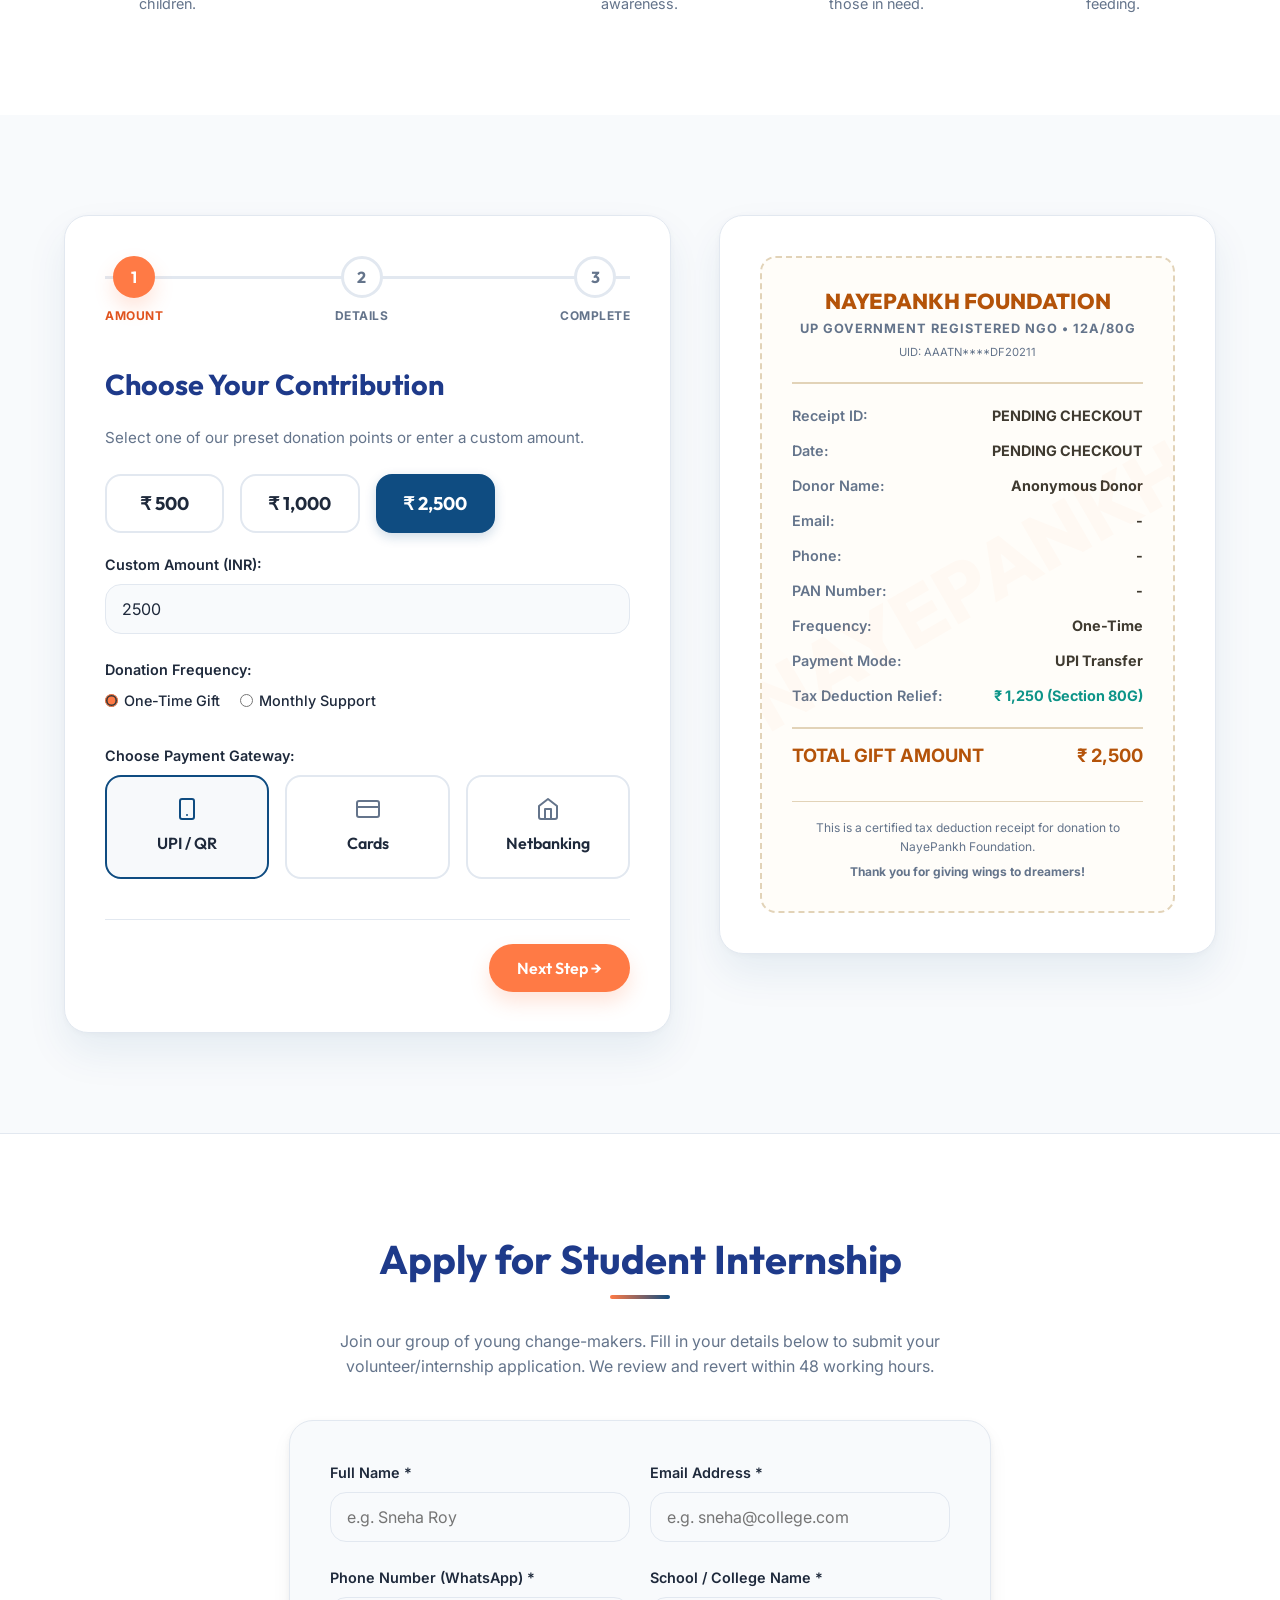
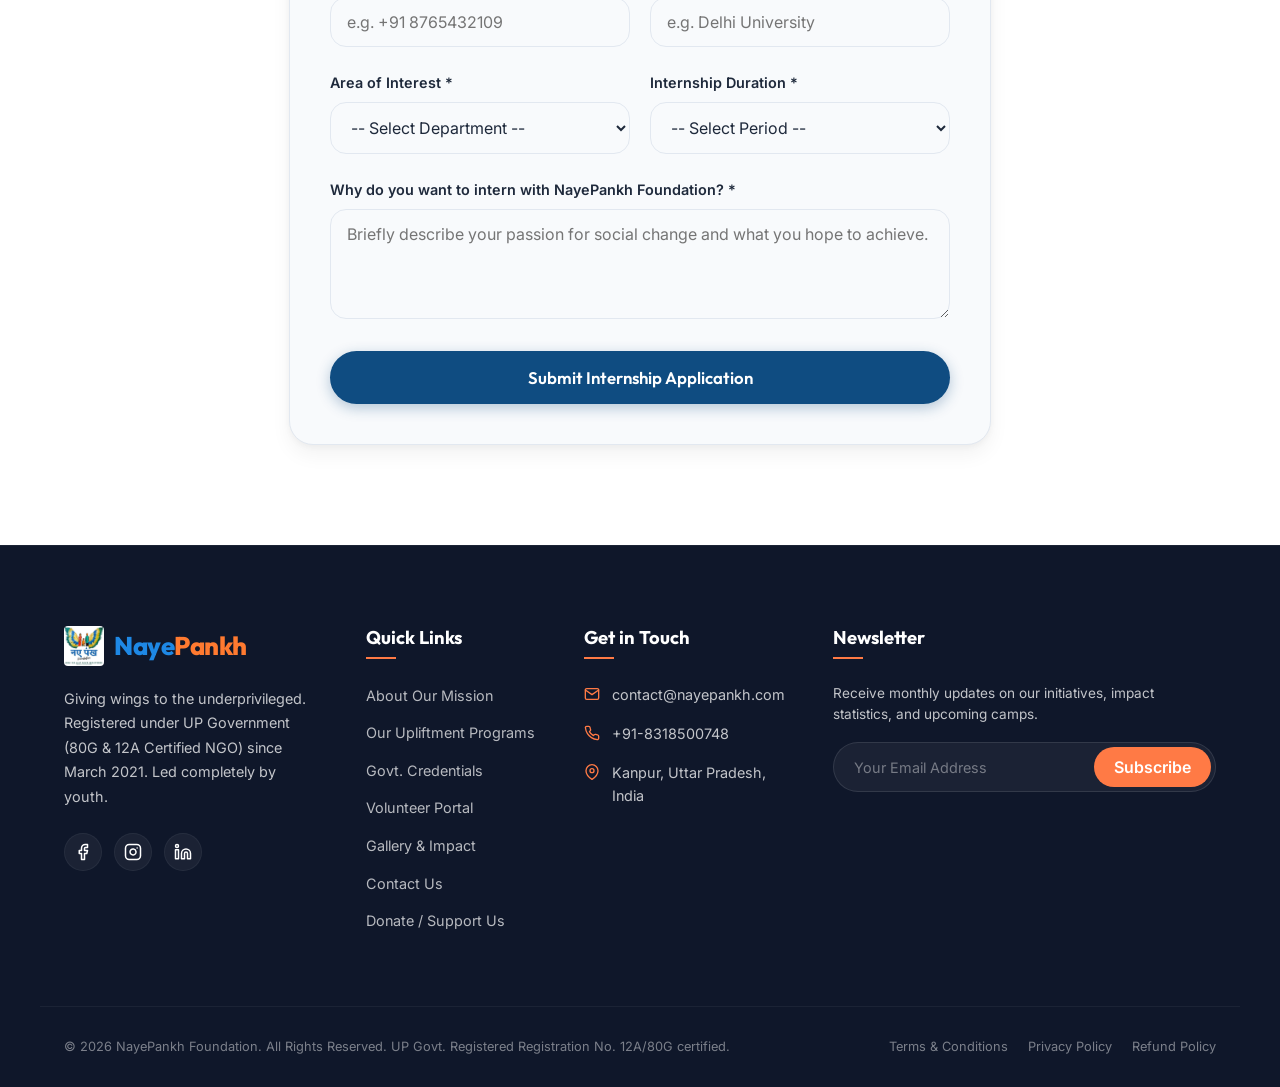
<file: donate.html>
<!DOCTYPE html>
<html lang="en">
<head>
  <meta charset="UTF-8">
  <meta name="viewport" content="width=device-width, initial-scale=1.0">
  <meta name="description" content="Support NayePankh Foundation. Donate to sponsor children's education, women's hygiene kits, and food relief. Claim 50% tax exemption under Section 80G.">
  <title>Donate & Join Us | NayePankh Foundation</title>
  <link rel="stylesheet" href="css/style.css">

  <!-- SEO & Open Graph Tags -->
  <meta property="og:title" content="NayePankh Foundation - Youth NGO">
  <meta property="og:description" content="Support NayePankh Foundation. Donate to sponsor children's education, women's hygiene kits, and food relief.">
  <meta property="og:image" content="https://nayepankh.vercel.app/assets/images/hero_children.png">
  <meta property="og:url" content="https://nayepankh.vercel.app/">
  <meta property="og:type" content="website">
  <meta name="twitter:card" content="summary_large_image">
  <meta name="keywords" content="NGO, Charity, Donation, India, Kanpur, Education, Food Relief">
</head>
<body>

  <!-- ==========================================
       HEADER & NAVIGATION
       ========================================== */ -->
  <header class="navbar-wrapper">
    <div class="container navbar">
      <a href="index.html" class="logo">
        <div class="logo-icon">
          <img loading="lazy" src="assets/images/logo.jpeg" alt="NayePankh Logo" style="width: 100%; height: 100%; object-fit: cover;">
        </div>
        <div class="logo-text">Naye<span>Pankh</span></div>
      </a>

      <nav>
        <ul class="nav-menu">
          <li><a href="index.html" class="nav-link">Home</a></li>
          <li><a href="about.html" class="nav-link">About Us</a></li>
          <li><a href="programs.html" class="nav-link">Our Programs</a></li>
          <li><a href="certificates.html" class="nav-link">Credentials</a></li>
          <li><a href="volunteer.html" class="nav-link">Volunteer</a></li>
          <li><a href="gallery.html" class="nav-link">Gallery</a></li>
          <li><a href="contact.html" class="nav-link">Contact Us</a></li>
        </ul>
      </nav>

      <div class="nav-actions">
        <button id="theme-toggle" class="theme-toggle" aria-label="Toggle Dark/Light Mode">
          <!-- SVG icon loaded by JS -->
        </button>
        <a href="donate.html" class="btn btn-primary active">Donate Now</a>
        <div class="hamburger" aria-label="Open Mobile Menu">
          <span></span>
          <span></span>
          <span></span>
        </div>
      </div>
    </div>
  </header>

  <!-- ==========================================
       PAGE HERO
       ========================================== */ -->
  <section class="page-hero" style="background: linear-gradient(rgba(15, 23, 42, 0.7), rgba(15, 23, 42, 0.7)), url('assets/images/hero_children.png') center/cover;">
    <div class="container">
      <h1>Your Small Contribution Creates Big Change</h1>
      <div class="breadcrumb">
        <a href="index.html">Home</a>
        <span class="breadcrumb-separator">&gt;</span>
        <span class="breadcrumb-current">Donate</span>
      </div>
    </div>
  </section>

  <!-- ==========================================
       EMOTIONAL STORYTELLING & IMPACT
       ========================================== */ -->
  <section class="section-padding">
    <div class="container">
      <div class="story-impact-grid" style="display: grid; grid-template-columns: repeat(auto-fit, minmax(300px, 1fr)); gap: 40px; align-items: center;">
        <div class="story-content">
          <h2 class="decorated">Every Life Deserves a Chance</h2>
          <p style="font-size: 1.1rem; line-height: 1.8; color: var(--text-muted); margin-bottom: 20px;">
            A few months ago, 10-year-old Aarav was spending his days picking through waste, hoping to find enough scraps to buy a single meal. Today, he sits in a makeshift classroom with a notebook in hand and a bright smile on his face. 
          </p>
          <p style="font-size: 1.1rem; line-height: 1.8; color: var(--text-muted); margin-bottom: 20px;">
            This transformation isn't a miracle—it's the result of people like you choosing to care. For millions of underprivileged families, a small act of kindness can break the generational cycle of poverty. Your contribution provides the fundamental building blocks of a dignified life.
          </p>
          <div style="background-color: var(--bg-card); padding: 20px; border-left: 4px solid var(--primary); border-radius: var(--radius-sm); font-style: italic;">
            "We make a living by what we get, but we make a life by what we give."
          </div>
        </div>
        <div class="impact-visuals" style="display: grid; grid-template-columns: 1fr 1fr; gap: 20px;">
          <div style="background: var(--bg-card); padding: 30px 20px; border-radius: var(--radius-md); text-align: center; box-shadow: var(--shadow-sm);">
            <div style="font-size: 2.5rem; font-weight: 800; color: var(--primary); margin-bottom: 10px;">2M+</div>
            <div style="font-weight: 600;">Meals Distributed</div>
          </div>
          <div style="background: var(--bg-card); padding: 30px 20px; border-radius: var(--radius-md); text-align: center; box-shadow: var(--shadow-sm);">
            <div style="font-size: 2.5rem; font-weight: 800; color: var(--accent); margin-bottom: 10px;">50k+</div>
            <div style="font-weight: 600;">Children Educated</div>
          </div>
          <div style="background: var(--bg-card); padding: 30px 20px; border-radius: var(--radius-md); text-align: center; box-shadow: var(--shadow-sm);">
            <div style="font-size: 2.5rem; font-weight: 800; color: var(--secondary); margin-bottom: 10px;">10k+</div>
            <div style="font-weight: 600;">Hygiene Kits</div>
          </div>
          <div style="background: var(--bg-card); padding: 30px 20px; border-radius: var(--radius-md); text-align: center; box-shadow: var(--shadow-sm);">
            <div style="font-size: 2.5rem; font-weight: 800; color: var(--text-main); margin-bottom: 10px;">100+</div>
            <div style="font-weight: 600;">Cities Reached</div>
          </div>
        </div>
      </div>
    </div>
  </section>

  <!-- ==========================================
       WHY DONATE?
       ========================================== */ -->
  <section class="section-padding" style="background-color: var(--bg-card);">
    <div class="container">
      <h2 class="decorated center">Why Donate?</h2>
      <p style="text-align: center; max-width: 600px; margin: 0 auto 40px auto; color: var(--text-muted);">
        Your donations are directly utilized to support underprivileged communities through transparent, youth-led initiatives.
      </p>
      
      <div style="display: grid; grid-template-columns: repeat(auto-fit, minmax(200px, 1fr)); gap: 30px;">
        <div style="text-align: center;">
          <div style="width: 60px; height: 60px; border-radius: 50%; background: rgba(239,68,68,0.1); color: var(--primary); display: flex; align-items: center; justify-content: center; margin: 0 auto 15px auto;">
            <svg width="28" height="28" viewBox="0 0 24 24" fill="none" stroke="currentColor" stroke-width="2" stroke-linecap="round" stroke-linejoin="round"><path d="M4 19.5v-15A2.5 2.5 0 0 1 6.5 2H20v20H6.5a2.5 2.5 0 0 1 0-5H20"></path></svg>
          </div>
          <h4 style="margin-bottom: 10px;">Education</h4>
          <p style="font-size: 0.9rem; color: var(--text-muted);">Providing study materials, tuition, and stationary for slum children.</p>
        </div>
        <div style="text-align: center;">
          <div style="width: 60px; height: 60px; border-radius: 50%; background: rgba(245,158,11,0.1); color: var(--accent); display: flex; align-items: center; justify-content: center; margin: 0 auto 15px auto;">
            <svg width="28" height="28" viewBox="0 0 24 24" fill="none" stroke="currentColor" stroke-width="2" stroke-linecap="round" stroke-linejoin="round"><path d="M21 15a2 2 0 0 1-2 2H7l-4 4V5a2 2 0 0 1 2-2h14a2 2 0 0 1 2 2z"></path></svg>
          </div>
          <h4 style="margin-bottom: 10px;">Food Drives</h4>
          <p style="font-size: 0.9rem; color: var(--text-muted);">Serving hot, nutritious meals to the hungry and homeless.</p>
        </div>
        <div style="text-align: center;">
          <div style="width: 60px; height: 60px; border-radius: 50%; background: rgba(16,185,129,0.1); color: var(--secondary); display: flex; align-items: center; justify-content: center; margin: 0 auto 15px auto;">
            <svg width="28" height="28" viewBox="0 0 24 24" fill="none" stroke="currentColor" stroke-width="2" stroke-linecap="round" stroke-linejoin="round"><path d="M12 22s8-4 8-10V5l-8-3-8 3v7c0 6 8 10 8 10z"></path></svg>
          </div>
          <h4 style="margin-bottom: 10px;">Hygiene</h4>
          <p style="font-size: 0.9rem; color: var(--text-muted);">Distributing sanitary pads and creating menstrual hygiene awareness.</p>
        </div>
        <div style="text-align: center;">
          <div style="width: 60px; height: 60px; border-radius: 50%; background: rgba(59,130,246,0.1); color: #3b82f6; display: flex; align-items: center; justify-content: center; margin: 0 auto 15px auto;">
            <svg width="28" height="28" viewBox="0 0 24 24" fill="none" stroke="currentColor" stroke-width="2" stroke-linecap="round" stroke-linejoin="round"><path d="M20.38 3.46L16 2a8 8 0 0 1-8 0L3.62 3.46a2 2 0 0 0-1.34 2.23l.58 3.47a1 1 0 0 0 .99.84H6v10c0 1.1.9 2 2 2h8a2 2 0 0 0 2-2V10h2.15a1 1 0 0 0 .99-.84l.58-3.47a2 2 0 0 0-1.34-2.23z"></path></svg>
          </div>
          <h4 style="margin-bottom: 10px;">Clothing</h4>
          <p style="font-size: 0.9rem; color: var(--text-muted);">Organizing winter clothing drives to provide warmth to those in need.</p>
        </div>
        <div style="text-align: center;">
          <div style="width: 60px; height: 60px; border-radius: 50%; background: rgba(139,92,246,0.1); color: #8b5cf6; display: flex; align-items: center; justify-content: center; margin: 0 auto 15px auto;">
            <svg width="28" height="28" viewBox="0 0 24 24" fill="none" stroke="currentColor" stroke-width="2" stroke-linecap="round" stroke-linejoin="round"><path d="M17 21v-2a4 4 0 0 0-4-4H5a4 4 0 0 0-4 4v2"></path><circle cx="9" cy="7" r="4"></circle><path d="M23 21v-2a4 4 0 0 0-3-3.87"></path><path d="M16 3.13a4 4 0 0 1 0 7.75"></path></svg>
          </div>
          <h4 style="margin-bottom: 10px;">Community Welfare</h4>
          <p style="font-size: 0.9rem; color: var(--text-muted);">General upliftment, emergency relief, and stray animal feeding.</p>
        </div>
      </div>
    </div>
  </section>

  <!-- ==========================================
       DONATION WIZARD LAYOUT
       ========================================== */ -->
  <section class="section-padding">
    <div class="container donate-layout">
      
      <!-- Left: Wizard Form -->
      <div class="donate-wizard">
        <div class="wizard-steps">
          <div class="wizard-progress-bar"></div>
          
          <div class="wizard-step active" id="w-step-1">
            <div class="step-circle">1</div>
            <div class="step-label">Amount</div>
          </div>
          <div class="wizard-step" id="w-step-2">
            <div class="step-circle">2</div>
            <div class="step-label">Details</div>
          </div>
          <div class="wizard-step" id="w-step-3">
            <div class="step-circle">3</div>
            <div class="step-label">Complete</div>
          </div>
        </div>

        <form id="donation-wizard-form" onsubmit="return false;">
          <!-- Panel 1: Amount & Freq -->
          <div class="wizard-panel active" id="panel-1">
            <h3>Choose Your Contribution</h3>
            <p style="color: var(--text-muted); margin-bottom: 24px; font-size: 0.95rem;">Select one of our preset donation points or enter a custom amount.</p>
            
            <div class="donation-presets" style="margin-bottom: 20px;">
              <button type="button" class="preset-btn step-preset-btn" data-value="500">₹ 500</button>
              <button type="button" class="preset-btn step-preset-btn" data-value="1000">₹ 1,000</button>
              <button type="button" class="preset-btn step-preset-btn active" data-value="2500">₹ 2,500</button>
            </div>

            <div class="form-group">
              <label for="donation-step-amount">Custom Amount (INR):</label>
              <input type="number" id="donation-step-amount" class="form-input" value="2500" min="10" placeholder="Enter custom amount">
            </div>

            <div class="form-group">
              <label>Donation Frequency:</label>
              <div style="display: flex; gap: 20px; margin-top: 8px;">
                <label style="font-weight: 500; cursor: pointer; display: flex; align-items: center; gap: 6px;">
                  <input type="radio" name="donation-frequency" value="One-Time" checked style="accent-color: var(--accent);"> One-Time Gift
                </label>
                <label style="font-weight: 500; cursor: pointer; display: flex; align-items: center; gap: 6px;">
                  <input type="radio" name="donation-frequency" value="Monthly" style="accent-color: var(--accent);"> Monthly Support
                </label>
              </div>
            </div>

            <div class="form-group">
              <label>Choose Payment Gateway:</label>
              <div class="payment-methods-grid" style="margin-top: 8px;">
                <div class="payment-method-card active" data-method="UPI Transfer">
                  <svg xmlns="http://www.w3.org/2000/svg" width="24" height="24" viewBox="0 0 24 24" fill="none" stroke="currentColor" stroke-width="2" stroke-linecap="round" stroke-linejoin="round"><rect x="5" y="2" width="14" height="20" rx="2" ry="2"></rect><line x1="12" y1="18" x2="12.01" y2="18"></line></svg>
                  <span>UPI / QR</span>
                </div>
                <div class="payment-method-card" data-method="Credit/Debit Card">
                  <svg xmlns="http://www.w3.org/2000/svg" width="24" height="24" viewBox="0 0 24 24" fill="none" stroke="currentColor" stroke-width="2" stroke-linecap="round" stroke-linejoin="round"><rect x="1" y="4" width="22" height="16" rx="2" ry="2"></rect><line x1="1" y1="10" x2="23" y2="10"></line></svg>
                  <span>Cards</span>
                </div>
                <div class="payment-method-card" data-method="Net Banking">
                  <svg xmlns="http://www.w3.org/2000/svg" width="24" height="24" viewBox="0 0 24 24" fill="none" stroke="currentColor" stroke-width="2" stroke-linecap="round" stroke-linejoin="round"><path d="M3 9l9-7 9 7v11a2 2 0 0 1-2 2H5a2 2 0 0 1-2-2z"></path><polyline points="9 22 9 12 15 12 15 22"></polyline></svg>
                  <span>Netbanking</span>
                </div>
              </div>
            </div>
          </div>

          <!-- Panel 2: Donor Info -->
          <div class="wizard-panel" id="panel-2">
            <h3>Donor Details & 80G Tax Exemption</h3>
            <p style="color: var(--text-muted); margin-bottom: 24px; font-size: 0.95rem;">If you pay taxes in India, enter your PAN number to claim 50% tax exemption under Section 80G.</p>

            <div class="form-group">
              <label for="donor-name">Full Name *</label>
              <input type="text" id="donor-name" class="form-input" placeholder="e.g. Rahul Sharma" required>
            </div>

            <div class="form-row">
              <div class="form-group">
                <label for="donor-email">Email Address *</label>
                <input type="email" id="donor-email" class="form-input" placeholder="e.g. rahul@example.com" required>
              </div>
              <div class="form-group">
                <label for="donor-phone">Phone Number *</label>
                <input type="tel" id="donor-phone" class="form-input" placeholder="e.g. +91 9876543210" required>
              </div>
            </div>

            <div class="form-group">
              <label for="donor-pan">PAN Card Number (Optional for tax relief receipt)</label>
              <input type="text" id="donor-pan" class="form-input" placeholder="e.g. ABCDE1234F" style="text-transform: uppercase;">
              <span style="font-size:0.75rem; color: var(--text-muted); display:block; margin-top:6px;">10-digit Indian Permanent Account Number is required for tax deduction receipts.</span>
            </div>
          </div>

          <!-- Panel 3: Review -->
          <div class="wizard-panel" id="panel-3">
            <h3>Review Your Donation</h3>
            <p style="color: var(--text-muted); margin-bottom: 24px; font-size: 0.95rem;">Please review the generated tax receipt preview on the right. Once satisfied, click below to complete the simulated checkout.</p>

            <div style="background-color: var(--bg-main); border:1px solid var(--border-color); border-radius: var(--radius-md); padding: 20px; margin-bottom: 20px;">
              <div style="display:flex; justify-content:space-between; margin-bottom:12px; font-size:0.95rem;">
                <span style="font-weight:600; color:var(--text-muted);">Trust Name:</span>
                <span style="font-weight:700;">NAYEPANKH FOUNDATION</span>
              </div>
              <div style="display:flex; justify-content:space-between; margin-bottom:12px; font-size:0.95rem;">
                <span style="font-weight:600; color:var(--text-muted);">Exemption Eligibility:</span>
                <span style="font-weight:700; color:var(--secondary);">50% Tax Free (80G Certified)</span>
              </div>
              <div style="display:flex; justify-content:space-between; font-size:0.95rem;">
                <span style="font-weight:600; color:var(--text-muted);">Audited Account Status:</span>
                <span style="font-weight:700; color:var(--success);">verified & active</span>
              </div>
            </div>

            <label style="display: flex; align-items: start; gap: 8px; cursor: pointer; font-size: 0.85rem; color: var(--text-muted);">
              <input type="checkbox" checked style="margin-top: 3px; accent-color: var(--accent);">
              <span>I confirm that the donor details provided are correct and that I wish to support the underprivileged initiatives of NayePankh.</span>
            </label>
          </div>

          <div class="wizard-nav">
            <button type="button" class="btn btn-outline" id="prev-step">&larr; Back</button>
            <button type="button" class="btn btn-accent" id="next-step">Next Step &rarr;</button>
          </div>
        </form>
      </div>

      <!-- Right: Real-time Live Receipt -->
      <div class="receipt-wrapper">
        <div class="receipt-box" id="tax-receipt-card">
          <div class="receipt-watermark">NAYEPANKH</div>
          
          <div class="receipt-header">
            <h4>NAYEPANKH FOUNDATION</h4>
            <p>UP Government Registered NGO • 12A/80G</p>
            <span style="font-size:0.7rem; color:var(--text-muted); display:block; margin-top:4px;">UID: AAATN****DF20211</span>
          </div>

          <div class="receipt-row">
            <span class="receipt-label">Receipt ID:</span>
            <span class="receipt-value" id="receipt-number">PENDING CHECKOUT</span>
          </div>
          <div class="receipt-row">
            <span class="receipt-label">Date:</span>
            <span class="receipt-value" id="receipt-date">PENDING CHECKOUT</span>
          </div>
          <div class="receipt-row">
            <span class="receipt-label">Donor Name:</span>
            <span class="receipt-value" id="receipt-name">Anonymous Donor</span>
          </div>
          <div class="receipt-row">
            <span class="receipt-label">Email:</span>
            <span class="receipt-value" id="receipt-email">-</span>
          </div>
          <div class="receipt-row">
            <span class="receipt-label">Phone:</span>
            <span class="receipt-value" id="receipt-phone">-</span>
          </div>
          <div class="receipt-row">
            <span class="receipt-label">PAN Number:</span>
            <span class="receipt-value" id="receipt-pan" style="text-transform: uppercase;">-</span>
          </div>
          <div class="receipt-row">
            <span class="receipt-label">Frequency:</span>
            <span class="receipt-value" id="receipt-freq">One-Time</span>
          </div>
          <div class="receipt-row">
            <span class="receipt-label">Payment Mode:</span>
            <span class="receipt-value" id="receipt-method">UPI Transfer</span>
          </div>
          <div class="receipt-row">
            <span class="receipt-label">Tax Deduction Relief:</span>
            <span class="receipt-value" id="receipt-tax-relief" style="color:var(--secondary);">₹ 1,250 (Section 80G)</span>
          </div>

          <div class="receipt-row total">
            <span>TOTAL GIFT AMOUNT</span>
            <span id="receipt-amount">₹ 2,500</span>
          </div>

          <div class="receipt-footer">
            <p>This is a certified tax deduction receipt for donation to NayePankh Foundation.</p>
            <p style="margin-top:6px; font-weight:700;">Thank you for giving wings to dreamers!</p>
          </div>
        </div>
      </div>

    </div>
  </section>

  <!-- ==========================================
       INTERNSHIP REGISTRATION PORTAL
       ========================================== */ -->
  <section class="section-padding" id="join" style="background-color: var(--bg-card); border-top:1px solid var(--border-color); transition: background-color var(--transition-normal);">
    <div class="container" style="max-width: 750px;">
      <h2 class="decorated center">Apply for Student Internship</h2>
      <p style="text-align: center; color: var(--text-muted); margin-bottom: 40px;">
        Join our group of young change-makers. Fill in your details below to submit your volunteer/internship application. We review and revert within 48 working hours.
      </p>

      <form id="internship-form" style="background-color: var(--bg-main); border:1px solid var(--border-color); padding: 40px; border-radius: var(--radius-lg); box-shadow: var(--shadow-md);">
        <div class="form-row">
          <div class="form-group">
            <label for="int-name">Full Name *</label>
            <input type="text" id="int-name" class="form-input" placeholder="e.g. Sneha Roy" required>
          </div>
          <div class="form-group">
            <label for="int-email">Email Address *</label>
            <input type="email" id="int-email" class="form-input" placeholder="e.g. sneha@college.com" required>
          </div>
        </div>

        <div class="form-row">
          <div class="form-group">
            <label for="int-phone">Phone Number (WhatsApp) *</label>
            <input type="tel" id="int-phone" class="form-input" placeholder="e.g. +91 8765432109" required>
          </div>
          <div class="form-group">
            <label for="int-college">School / College Name *</label>
            <input type="text" id="int-college" class="form-input" placeholder="e.g. Delhi University" required>
          </div>
        </div>

        <div class="form-row">
          <div class="form-group">
            <label for="int-interest">Area of Interest *</label>
            <select id="int-interest" class="form-input" required style="cursor: pointer;">
              <option value="">-- Select Department --</option>
              <option value="Social Work">Social Work (Slum Education Camps)</option>
              <option value="Fundraising">Fundraising & NGO Campaigns</option>
              <option value="Graphic Design">Graphic Design & Video Editing</option>
              <option value="Content Writing">Content Writing & Social Media</option>
              <option value="Human Resources">HR & Chapter Volunteer Coordination</option>
            </select>
          </div>
          <div class="form-group">
            <label for="int-duration">Internship Duration *</label>
            <select id="int-duration" class="form-input" required style="cursor: pointer;">
              <option value="">-- Select Period --</option>
              <option value="1 Month">1 Month Volunteer Internship</option>
              <option value="2 Months">2 Months Volunteer Internship</option>
            </select>
          </div>
        </div>

        <div class="form-group">
          <label for="int-sop">Why do you want to intern with NayePankh Foundation? *</label>
          <textarea id="int-sop" rows="4" class="form-input" placeholder="Briefly describe your passion for social change and what you hope to achieve." required></textarea>
        </div>

        <button type="submit" class="btn btn-primary" style="width:100%; display:block; text-align:center; font-size:1.05rem; padding:16px 0;" id="btn-intern-submit">Submit Internship Application</button>
        
        <div class="submit-confirmation" id="int-confirmation" style="text-align: center;">
          <strong>Application Received!</strong> We've emailed you a confirmation receipt. Our HR coordination team will contact you on WhatsApp (+91) within 2 days.
        </div>
      </form>
    </div>
  </section>

  <!-- ==========================================
       FOOTER
       ========================================== */ -->
  <footer class="footer">
    <div class="container footer-grid">
      <div class="footer-col footer-about">
        <a href="index.html" class="logo" style="color: white; margin-bottom: 20px;">
          <div class="logo-icon">
            <img loading="lazy" src="assets/images/logo.jpeg" alt="NayePankh Logo" style="width: 100%; height: 100%; object-fit: cover;">
          </div>
          <div class="logo-text">Naye<span>Pankh</span></div>
        </a>
        <p>
          Giving wings to the underprivileged. Registered under UP Government (80G & 12A Certified NGO) since March 2021. Led completely by youth.
        </p>
        
        <div class="social-icons">
          <a href="#" class="social-icon" aria-label="Facebook"><svg xmlns="http://www.w3.org/2000/svg" width="18" height="18" viewBox="0 0 24 24" fill="none" stroke="currentColor" stroke-width="2" stroke-linecap="round" stroke-linejoin="round"><path d="M18 2h-3a5 5 0 0 0-5 5v3H7v4h3v8h4v-8h3l1-4h-4V7a1 1 0 0 1 1-1h3z"></path></svg></a>
          <a href="#" class="social-icon" aria-label="Instagram"><svg xmlns="http://www.w3.org/2000/svg" width="18" height="18" viewBox="0 0 24 24" fill="none" stroke="currentColor" stroke-width="2" stroke-linecap="round" stroke-linejoin="round"><rect x="2" y="2" width="20" height="20" rx="5" ry="5"></rect><path d="M16 11.37A4 4 0 1 1 12.63 8 4 4 0 0 1 16 11.37z"></path><line x1="17.5" y1="6.5" x2="17.51" y2="6.5"></line></svg></a>
          <a href="#" class="social-icon" aria-label="LinkedIn"><svg xmlns="http://www.w3.org/2000/svg" width="18" height="18" viewBox="0 0 24 24" fill="none" stroke="currentColor" stroke-width="2" stroke-linecap="round" stroke-linejoin="round"><path d="M16 8a6 6 0 0 1 6 6v7h-4v-7a2 2 0 0 0-2-2 2 2 0 0 0-2 2v7h-4v-7a6 6 0 0 1 6-6z"></path><rect x="2" y="9" width="4" height="12"></rect><circle cx="4" cy="4" r="2"></circle></svg></a>
        </div>
      </div>

      <div class="footer-col">
        <h4>Quick Links</h4>
        <ul class="footer-links">
          <li><a href="about.html">About Our Mission</a></li>
          <li><a href="programs.html">Our Upliftment Programs</a></li>
          <li><a href="certificates.html">Govt. Credentials</a></li>
          <li><a href="volunteer.html">Volunteer Portal</a></li>
          <li><a href="gallery.html">Gallery & Impact</a></li>
          <li><a href="contact.html">Contact Us</a></li>
          <li><a href="donate.html">Donate / Support Us</a></li>
        </ul>
      </div>

      <div class="footer-col">
        <h4>Get in Touch</h4>
        <ul class="footer-contact">
          <li>
            <svg xmlns="http://www.w3.org/2000/svg" width="16" height="16" viewBox="0 0 24 24" fill="none" stroke="currentColor" stroke-width="2" stroke-linecap="round" stroke-linejoin="round"><path d="M4 4h16c1.1 0 2 .9 2 2v12c0 1.1-.9 2-2 2H4c-1.1 0-2-.9-2-2V6c0-1.1.9-2 2-2z"></path><polyline points="22,6 12,13 2,6"></polyline></svg>
            contact@nayepankh.com
          </li>
          <li>
            <svg xmlns="http://www.w3.org/2000/svg" width="16" height="16" viewBox="0 0 24 24" fill="none" stroke="currentColor" stroke-width="2" stroke-linecap="round" stroke-linejoin="round"><path d="M22 16.92v3a2 2 0 0 1-2.18 2 19.79 19.79 0 0 1-8.63-3.07 19.5 19.5 0 0 1-6-6 19.79 19.79 0 0 1-3.07-8.67A2 2 0 0 1 4.11 2h3a2 2 0 0 1 2 1.72 12.84 12.84 0 0 0 .7 2.81 2 2 0 0 1-.45 2.11L8.09 9.91a16 16 0 0 0 6 6l1.27-1.27a2 2 0 0 1 2.11-.45 12.84 12.84 0 0 0 2.81.7A2 2 0 0 1 22 16.92z"></path></svg>
            +91-8318500748
          </li>
          <li>
            <svg xmlns="http://www.w3.org/2000/svg" width="16" height="16" viewBox="0 0 24 24" fill="none" stroke="currentColor" stroke-width="2" stroke-linecap="round" stroke-linejoin="round"><path d="M21 10c0 7-9 13-9 13s-9-6-9-13a9 9 0 0 1 18 0z"></path><circle cx="12" cy="10" r="3"></circle></svg>
            Kanpur, Uttar Pradesh, India
          </li>
        </ul>
      </div>

      <div class="footer-col">
        <h4>Newsletter</h4>
        <p style="font-size: 0.85rem; margin-bottom: 15px;">Receive monthly updates on our initiatives, impact statistics, and upcoming camps.</p>
        <form class="subscribe-form" id="newsletter-form">
          <input type="email" placeholder="Your Email Address" required aria-label="Email Address">
          <button type="submit">Subscribe</button>
        </form>
      </div>
    </div>

    <div class="container footer-bottom">
      <p>&copy; 2026 NayePankh Foundation. All Rights Reserved. UP Govt. Registered Registration No. 12A/80G certified.</p>
      <div class="footer-bottom-links">
        <a href="#">Terms & Conditions</a>
        <a href="#">Privacy Policy</a>
        <a href="#">Refund Policy</a>
      </div>
    </div>
  </footer>

  <script src="js/main.js"></script>
  <script>
    // Local script to manage the Internship application confirmation animation
    document.addEventListener('DOMContentLoaded', () => {
      const intForm = document.getElementById('internship-form');
      const confirmation = document.getElementById('int-confirmation');
      const submitBtn = document.getElementById('btn-intern-submit');

      if (intForm && confirmation) {
        intForm.addEventListener('submit', (e) => {
          e.preventDefault();
          
          const origText = submitBtn.innerHTML;
          submitBtn.disabled = true;
          submitBtn.innerHTML = 'Processing Application...';

          setTimeout(() => {
            submitBtn.innerHTML = origText;
            submitBtn.disabled = false;
            intForm.reset();
            
            confirmation.style.display = 'block';
            confirmation.scrollIntoView({ behavior: 'smooth', block: 'center' });
            
            setTimeout(() => {
              confirmation.style.display = 'none';
            }, 6000);
          }, 1500);
        });
      }
    });
  </script>
</body>
</html>
</file>
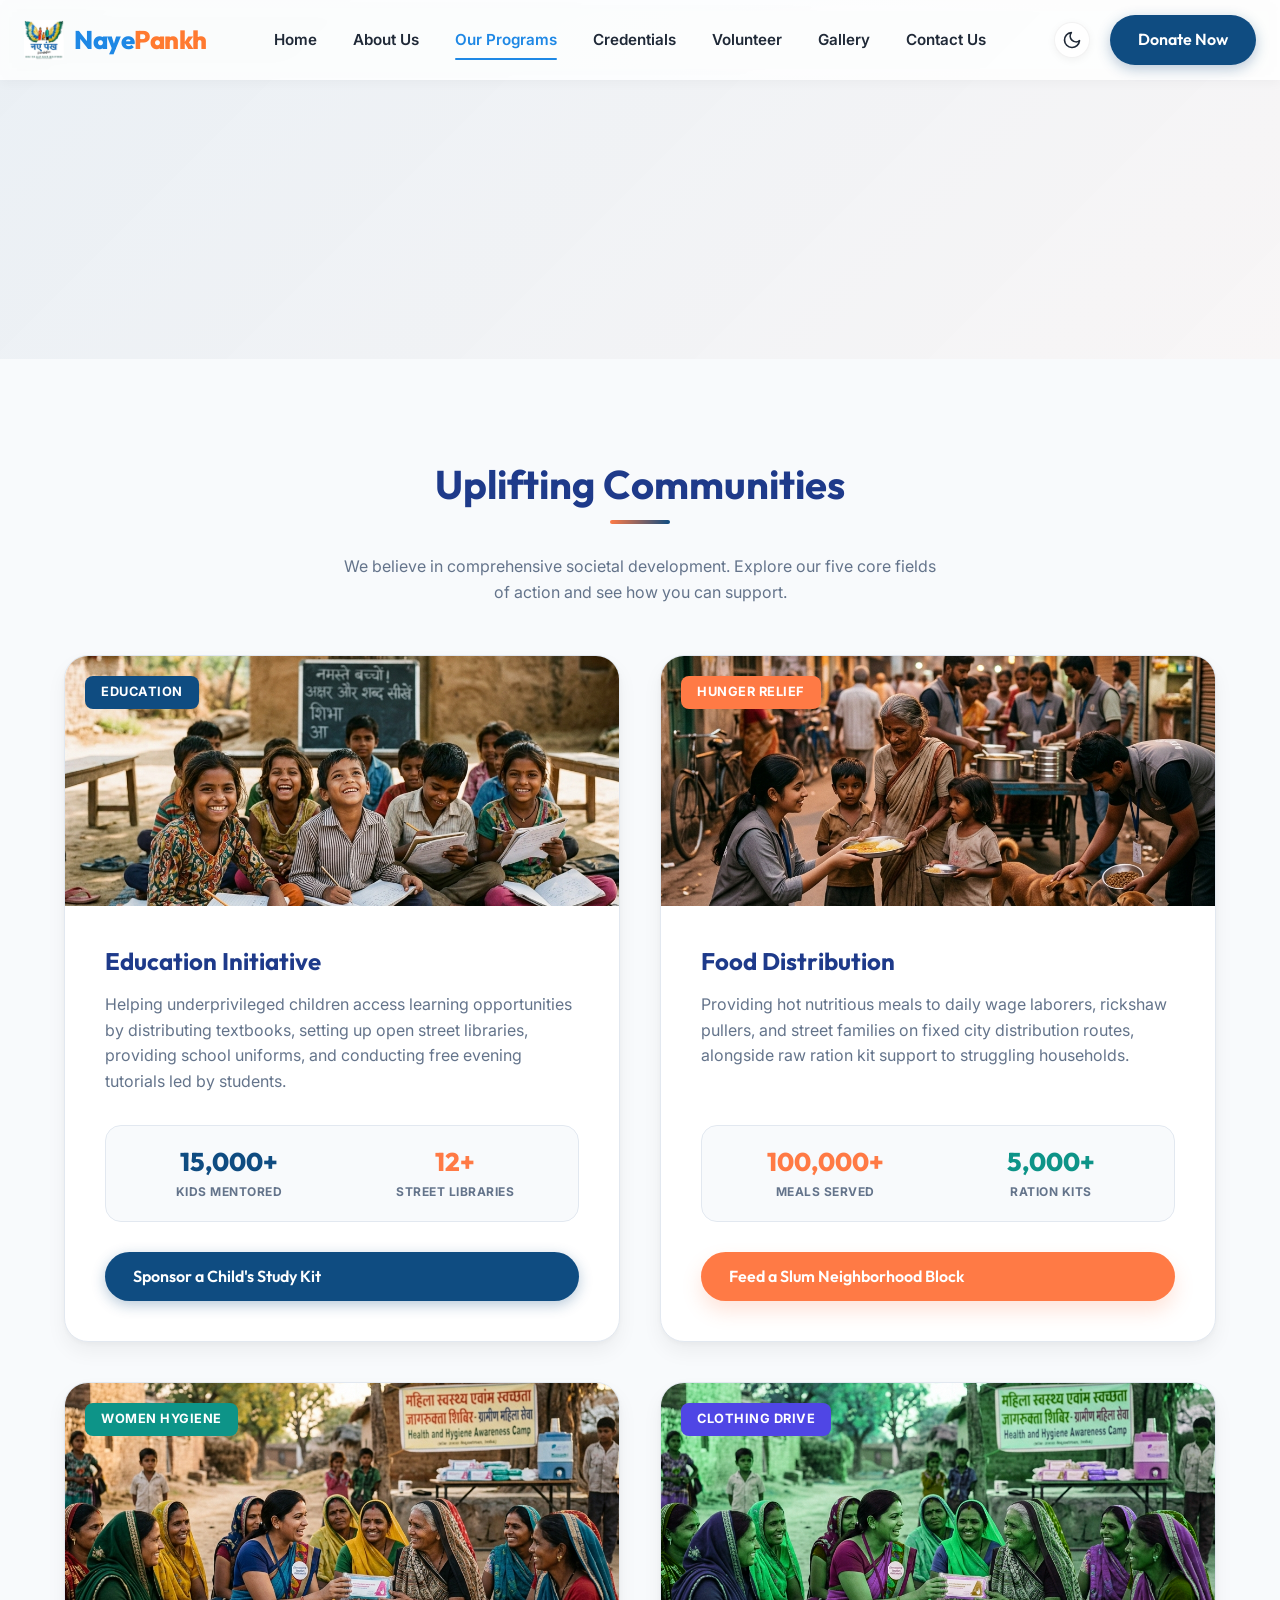
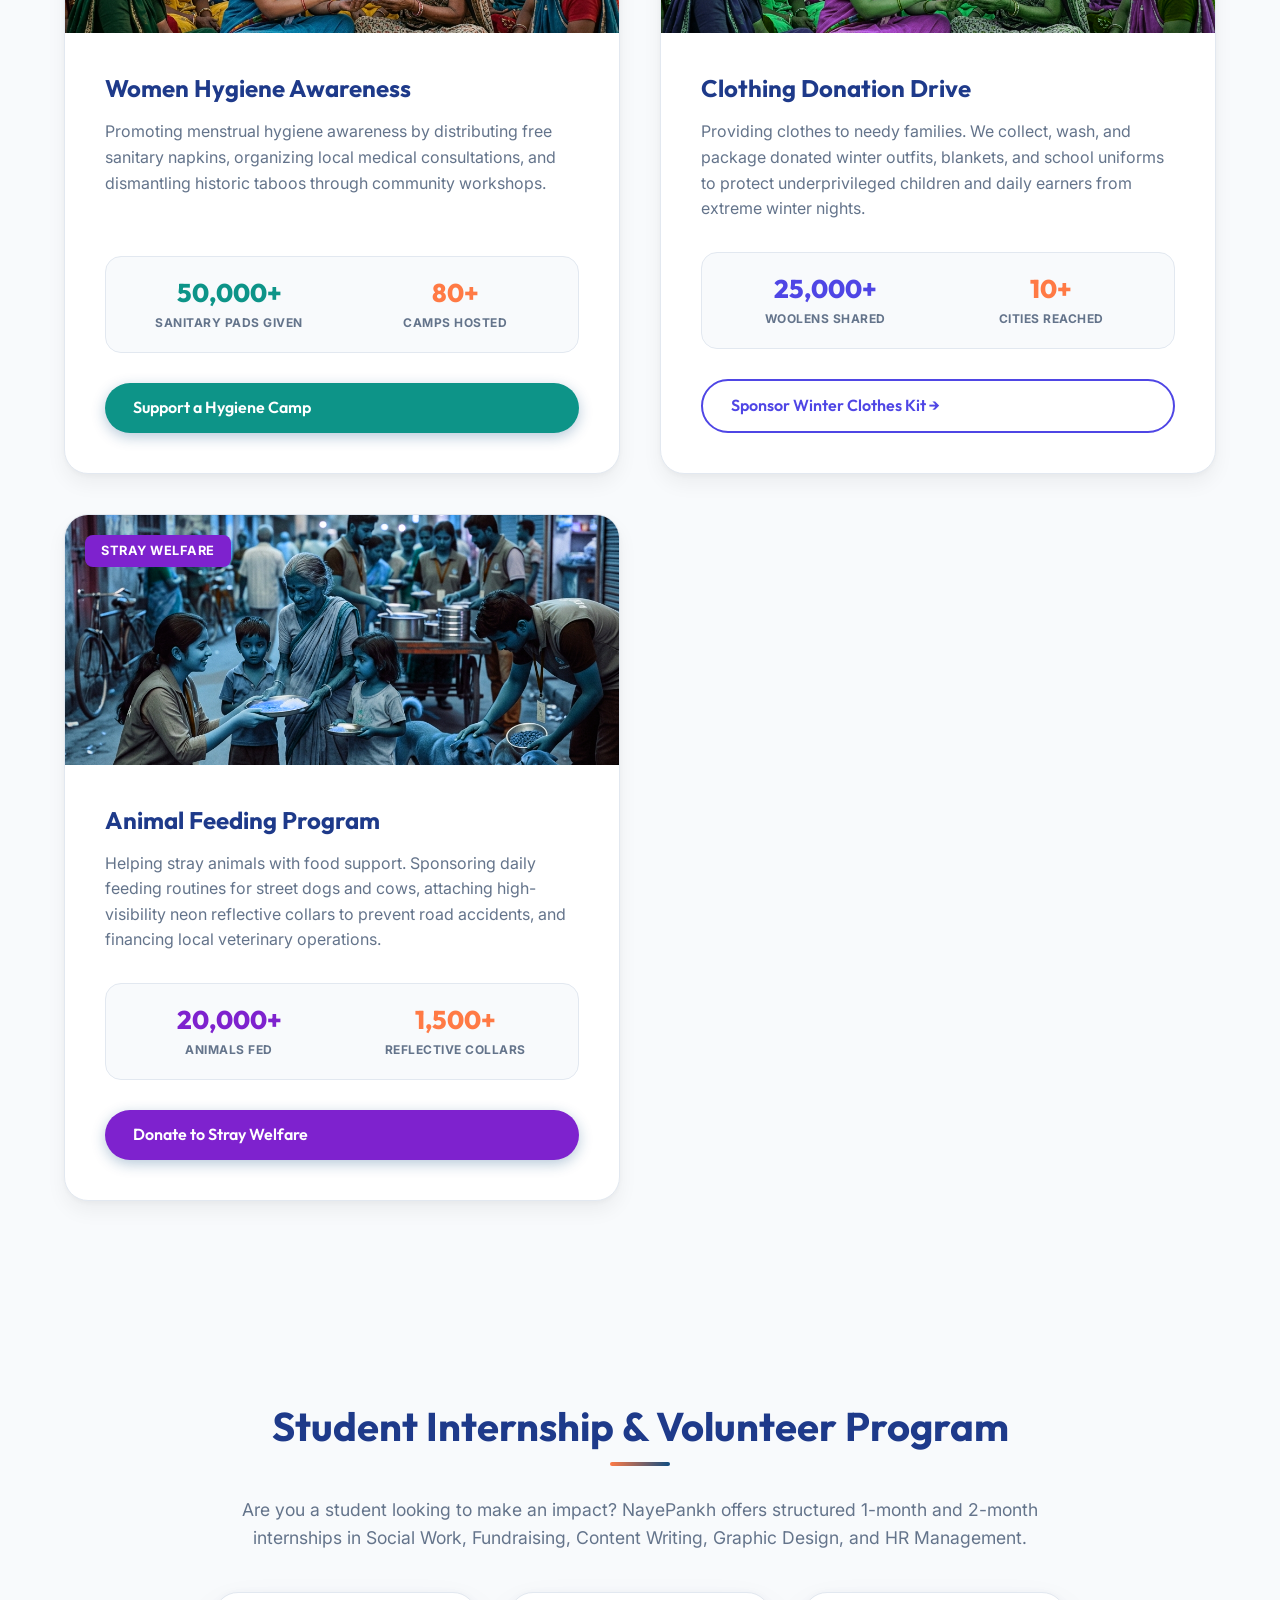
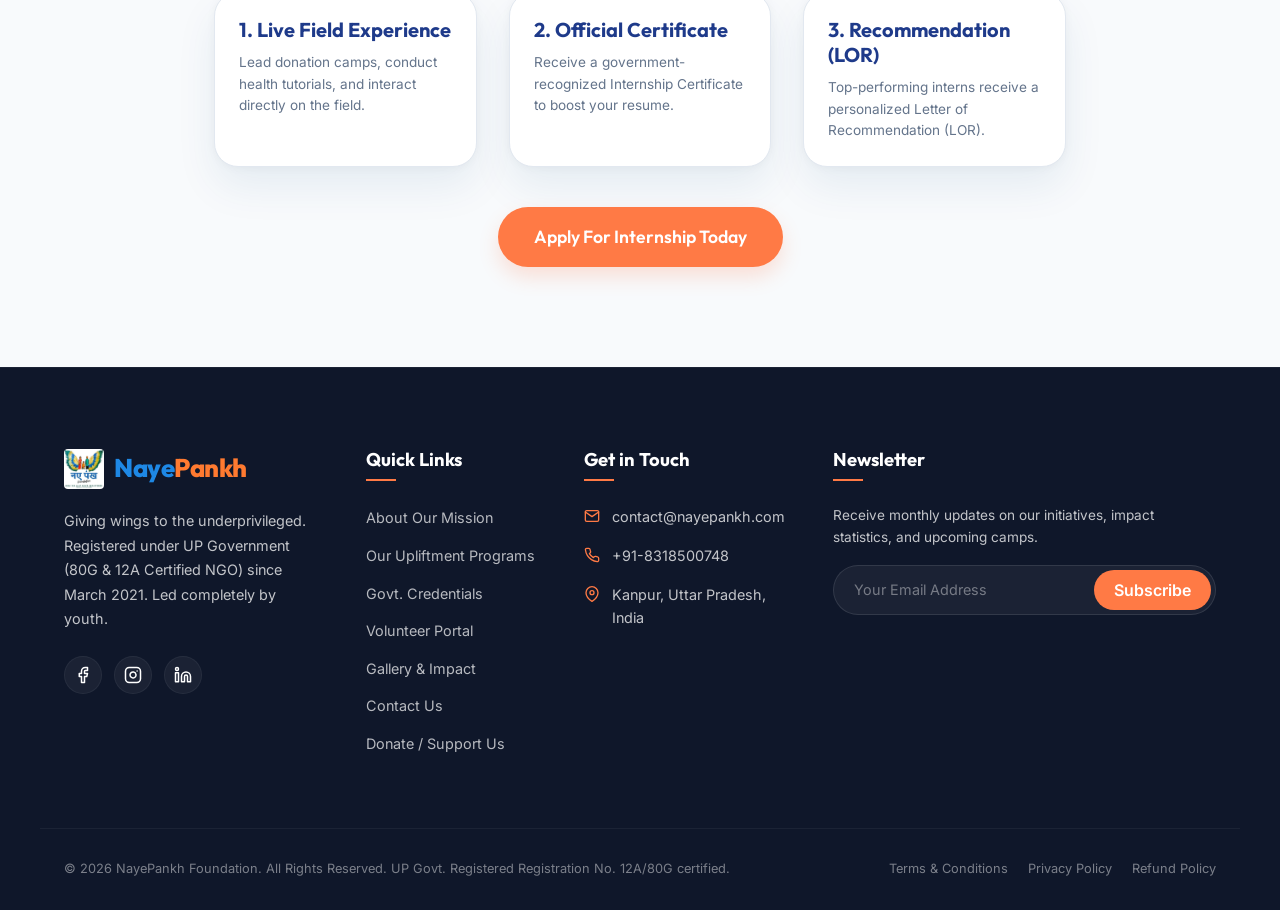
<file: programs.html>
<!DOCTYPE html>
<html lang="en">
<head>
  <meta charset="UTF-8">
  <meta name="viewport" content="width=device-width, initial-scale=1.0">
  <meta name="description" content="Explore NayePankh Foundation's key initiatives: Child Education, Menstrual Hygiene, Hunger Relief, Clothing Drives, and Stray Animal Care. See our statistics and get involved.">
  <title>Our Initiatives & Programs | NayePankh Foundation</title>
  <link rel="stylesheet" href="css/style.css">

  <!-- SEO & Open Graph Tags -->
  <meta property="og:title" content="NayePankh Foundation - Youth NGO">
  <meta property="og:description" content="Support NayePankh Foundation. Donate to sponsor children's education, women's hygiene kits, and food relief.">
  <meta property="og:image" content="https://nayepankh.vercel.app/assets/images/hero_children.png">
  <meta property="og:url" content="https://nayepankh.vercel.app/">
  <meta property="og:type" content="website">
  <meta name="twitter:card" content="summary_large_image">
  <meta name="keywords" content="NGO, Charity, Donation, India, Kanpur, Education, Food Relief">
</head>
<body>

  <!-- ==========================================
       HEADER & NAVIGATION
       ========================================== -->
  <header class="navbar-wrapper">
    <div class="container navbar">
      <a href="index.html" class="logo">
        <div class="logo-icon">
          <img loading="lazy" src="assets/images/logo.jpeg" alt="NayePankh Logo" style="width: 100%; height: 100%; object-fit: cover;">
        </div>
        <div class="logo-text">Naye<span>Pankh</span></div>
      </a>

      <nav>
        <ul class="nav-menu">
          <li><a href="index.html" class="nav-link">Home</a></li>
          <li><a href="about.html" class="nav-link">About Us</a></li>
          <li><a href="programs.html" class="nav-link active">Our Programs</a></li>
          <li><a href="certificates.html" class="nav-link">Credentials</a></li>
          <li><a href="volunteer.html" class="nav-link">Volunteer</a></li>
          <li><a href="gallery.html" class="nav-link">Gallery</a></li>
          <li><a href="contact.html" class="nav-link">Contact Us</a></li>
        </ul>
      </nav>

      <div class="nav-actions">
        <button id="theme-toggle" class="theme-toggle" aria-label="Toggle Dark/Light Mode">
          <!-- SVG icon loaded by JS -->
        </button>
        <a href="donate.html" class="btn btn-primary">Donate Now</a>
        <div class="hamburger" aria-label="Open Mobile Menu" id="hamburger-menu">
          <span></span>
          <span></span>
          <span></span>
        </div>
      </div>
    </div>
  </header>

  <!-- ==========================================
       PAGE HERO
       ========================================== -->
  <section class="page-hero">
    <div class="container reveal-fade">
      <h1 class="text-gradient">Our Initiatives</h1>
      <div class="breadcrumb">
        <a href="index.html">Home</a>
        <span class="breadcrumb-separator">&gt;</span>
        <span class="breadcrumb-current">Our Programs</span>
      </div>
    </div>
  </section>

  <!-- ==========================================
       PROGRAMS SECTION (LARGE MODERN CARDS)
       ========================================== -->
  <section class="section-padding reveal">
    <div class="container">
      <h2 class="decorated center">Uplifting Communities</h2>
      <p style="text-align: center; color: var(--text-muted); max-width: 600px; margin: 0 auto 50px auto;">
        We believe in comprehensive societal development. Explore our five core fields of action and see how you can support.
      </p>

      <div class="large-programs-grid">
        <!-- 1. Education Initiative -->
        <div class="large-program-card reveal delay-100">
          <div class="large-program-img">
            <span class="large-program-tag" style="background-color: var(--primary);">Education</span>
            <img loading="lazy" src="assets/images/education_drive.png" alt="Children holding school books and studying in an open community library">
          </div>
          <div class="large-program-body">
            <h3>Education Initiative</h3>
            <p>Helping underprivileged children access learning opportunities by distributing textbooks, setting up open street libraries, providing school uniforms, and conducting free evening tutorials led by students.</p>
            
            <div class="large-program-stats">
              <div class="large-program-stat-item">
                <h4 style="color: var(--primary);">15,000+</h4>
                <p>Kids Mentored</p>
              </div>
              <div class="large-program-stat-item">
                <h4 style="color: var(--accent);">12+</h4>
                <p>Street Libraries</p>
              </div>
            </div>
            
            <a href="donate.html?amount=3500" class="btn btn-primary large-program-btn">Sponsor a Child's Study Kit</a>
          </div>
        </div>

        <!-- 2. Food Distribution -->
        <div class="large-program-card reveal delay-200">
          <div class="large-program-img">
            <span class="large-program-tag" style="background-color: var(--accent);">Hunger Relief</span>
            <img loading="lazy" src="assets/images/food_drive.png" alt="Volunteers distributing nutritional hot meals to family blocks in slums">
          </div>
          <div class="large-program-body">
            <h3>Food Distribution</h3>
            <p>Providing hot nutritious meals to daily wage laborers, rickshaw pullers, and street families on fixed city distribution routes, alongside raw ration kit support to struggling households.</p>
            
            <div class="large-program-stats">
              <div class="large-program-stat-item">
                <h4 style="color: var(--accent);">100,000+</h4>
                <p>Meals Served</p>
              </div>
              <div class="large-program-stat-item">
                <h4 style="color: var(--secondary);">5,000+</h4>
                <p>Ration Kits</p>
              </div>
            </div>
            
            <a href="donate.html?amount=7500" class="btn btn-accent large-program-btn">Feed a Slum Neighborhood Block</a>
          </div>
        </div>

        <!-- 3. Women Hygiene Awareness -->
        <div class="large-program-card reveal delay-300">
          <div class="large-program-img">
            <span class="large-program-tag" style="background-color: var(--secondary);">Women Hygiene</span>
            <img loading="lazy" src="assets/images/hygiene_drive.png" alt="Sanitary pads distribution camp and gynecological consultation workshop for rural girls">
          </div>
          <div class="large-program-body">
            <h3>Women Hygiene Awareness</h3>
            <p>Promoting menstrual hygiene awareness by distributing free sanitary napkins, organizing local medical consultations, and dismantling historic taboos through community workshops.</p>
            
            <div class="large-program-stats">
              <div class="large-program-stat-item">
                <h4 style="color: var(--secondary);">50,000+</h4>
                <p>Sanitary Pads Given</p>
              </div>
              <div class="large-program-stat-item">
                <h4 style="color: var(--accent);">80+</h4>
                <p>Camps Hosted</p>
              </div>
            </div>
            
            <a href="donate.html?amount=1500" class="btn btn-primary large-program-btn" style="background-color: var(--secondary); border-color: var(--secondary);">Support a Hygiene Camp</a>
          </div>
        </div>

        <!-- 4. Clothing Donation Drive -->
        <div class="large-program-card reveal delay-400">
          <div class="large-program-img">
            <span class="large-program-tag" style="background-color: #4F46E5;">Clothing Drive</span>
            <img loading="lazy" src="assets/images/hygiene_drive.png" alt="Volunteers sorting and distributing warm clothes packages to street families" style="filter: hue-rotate(90deg);">
          </div>
          <div class="large-program-body">
            <h3>Clothing Donation Drive</h3>
            <p>Providing clothes to needy families. We collect, wash, and package donated winter outfits, blankets, and school uniforms to protect underprivileged children and daily earners from extreme winter nights.</p>
            
            <div class="large-program-stats">
              <div class="large-program-stat-item">
                <h4 style="color: #4F46E5;">25,000+</h4>
                <p>Woolens Shared</p>
              </div>
              <div class="large-program-stat-item">
                <h4 style="color: var(--accent);">10+</h4>
                <p>Cities Reached</p>
              </div>
            </div>
            
            <a href="donate.html?amount=2000" class="btn btn-outline large-program-btn" style="color: #4F46E5; border-color: #4F46E5;">Sponsor Winter Clothes Kit &rarr;</a>
          </div>
        </div>

        <!-- 5. Animal Feeding Program -->
        <div class="large-program-card reveal delay-500">
          <div class="large-program-img">
            <span class="large-program-tag" style="background-color: #7E22CE;">Stray Welfare</span>
            <img loading="lazy" src="assets/images/food_drive.png" alt="Stray animals being fed by youth volunteers on the streets" style="filter: hue-rotate(180deg);">
          </div>
          <div class="large-program-body">
            <h3>Animal Feeding Program</h3>
            <p>Helping stray animals with food support. Sponsoring daily feeding routines for street dogs and cows, attaching high-visibility neon reflective collars to prevent road accidents, and financing local veterinary operations.</p>
            
            <div class="large-program-stats">
              <div class="large-program-stat-item">
                <h4 style="color: #7E22CE;">20,000+</h4>
                <p>Animals Fed</p>
              </div>
              <div class="large-program-stat-item">
                <h4 style="color: var(--accent);">1,500+</h4>
                <p>Reflective Collars</p>
              </div>
            </div>
            
            <a href="donate.html?amount=5000" class="btn btn-primary large-program-btn" style="background-color: #7E22CE; border-color: #7E22CE;">Donate to Stray Welfare</a>
          </div>
        </div>
      </div>
    </div>
  </section>

  <!-- ==========================================
       YOUTH INTERNSHIPS
       ========================================== -->
  <section class="section-padding initiatives-section reveal">
    <div class="container" style="max-width: 900px; text-align: center;">
      <h2 class="decorated center">Student Internship & Volunteer Program</h2>
      <p style="color: var(--text-muted); margin-bottom: 40px; font-size: 1.1rem;">
        Are you a student looking to make an impact? NayePankh offers structured 1-month and 2-month internships in Social Work, Fundraising, Content Writing, Graphic Design, and HR Management.
      </p>

      <div class="grid-3" style="margin-bottom: 40px; text-align: left;">
        <div class="founder-card reveal delay-100" style="padding: 24px;">
          <h4 style="margin-bottom: 10px; color: var(--primary-dark);">1. Live Field Experience</h4>
          <p style="font-size: 0.85rem; color: var(--text-muted);">Lead donation camps, conduct health tutorials, and interact directly on the field.</p>
        </div>
        <div class="founder-card reveal delay-200" style="padding: 24px;">
          <h4 style="margin-bottom: 10px; color: var(--primary-dark);">2. Official Certificate</h4>
          <p style="font-size: 0.85rem; color: var(--text-muted);">Receive a government-recognized Internship Certificate to boost your resume.</p>
        </div>
        <div class="founder-card reveal delay-300" style="padding: 24px;">
          <h4 style="margin-bottom: 10px; color: var(--primary-dark);">3. Recommendation (LOR)</h4>
          <p style="font-size: 0.85rem; color: var(--text-muted);">Top-performing interns receive a personalized Letter of Recommendation (LOR).</p>
        </div>
      </div>

      <a href="volunteer.html" class="btn btn-accent" style="font-size: 1.1rem; padding: 16px 36px;">Apply For Internship Today</a>
    </div>
  </section>

  <!-- ==========================================
       FOOTER
       ========================================== -->
  <footer class="footer">
    <div class="container footer-grid">
      <div class="footer-col footer-about">
        <a href="index.html" class="logo" style="color: white; margin-bottom: 20px;">
          <div class="logo-icon">
            <img loading="lazy" src="assets/images/logo.jpeg" alt="NayePankh Logo" style="width: 100%; height: 100%; object-fit: cover;">
          </div>
          <div class="logo-text">Naye<span>Pankh</span></div>
        </a>
        <p>
          Giving wings to the underprivileged. Registered under UP Government (80G & 12A Certified NGO) since March 2021. Led completely by youth.
        </p>
        
        <div class="social-icons">
          <a href="#" class="social-icon" aria-label="Facebook"><svg xmlns="http://www.w3.org/2000/svg" width="18" height="18" viewBox="0 0 24 24" fill="none" stroke="currentColor" stroke-width="2" stroke-linecap="round" stroke-linejoin="round"><path d="M18 2h-3a5 5 0 0 0-5 5v3H7v4h3v8h4v-8h3l1-4h-4V7a1 1 0 0 1 1-1h3z"></path></svg></a>
          <a href="#" class="social-icon" aria-label="Instagram"><svg xmlns="http://www.w3.org/2000/svg" width="18" height="18" viewBox="0 0 24 24" fill="none" stroke="currentColor" stroke-width="2" stroke-linecap="round" stroke-linejoin="round"><rect x="2" y="2" width="20" height="20" rx="5" ry="5"></rect><path d="M16 11.37A4 4 0 1 1 12.63 8 4 4 0 0 1 16 11.37z"></path><line x1="17.5" y1="6.5" x2="17.51" y2="6.5"></line></svg></a>
          <a href="#" class="social-icon" aria-label="LinkedIn"><svg xmlns="http://www.w3.org/2000/svg" width="18" height="18" viewBox="0 0 24 24" fill="none" stroke="currentColor" stroke-width="2" stroke-linecap="round" stroke-linejoin="round"><path d="M16 8a6 6 0 0 1 6 6v7h-4v-7a2 2 0 0 0-2-2 2 2 0 0 0-2 2v7h-4v-7a6 6 0 0 1 6-6z"></path><rect x="2" y="9" width="4" height="12"></rect><circle cx="4" cy="4" r="2"></circle></svg></a>
        </div>
      </div>

      <div class="footer-col">
        <h4>Quick Links</h4>
        <ul class="footer-links">
          <li><a href="about.html">About Our Mission</a></li>
          <li><a href="programs.html">Our Upliftment Programs</a></li>
          <li><a href="certificates.html">Govt. Credentials</a></li>
          <li><a href="volunteer.html">Volunteer Portal</a></li>
          <li><a href="gallery.html">Gallery & Impact</a></li>
          <li><a href="contact.html">Contact Us</a></li>
          <li><a href="donate.html">Donate / Support Us</a></li>
        </ul>
      </div>

      <div class="footer-col">
        <h4>Get in Touch</h4>
        <ul class="footer-contact">
          <li>
            <svg xmlns="http://www.w3.org/2000/svg" width="16" height="16" viewBox="0 0 24 24" fill="none" stroke="currentColor" stroke-width="2" stroke-linecap="round" stroke-linejoin="round"><path d="M4 4h16c1.1 0 2 .9 2 2v12c0 1.1-.9 2-2 2H4c-1.1 0-2-.9-2-2V6c0-1.1.9-2 2-2z"></path><polyline points="22,6 12,13 2,6"></polyline></svg>
            contact@nayepankh.com
          </li>
          <li>
            <svg xmlns="http://www.w3.org/2000/svg" width="16" height="16" viewBox="0 0 24 24" fill="none" stroke="currentColor" stroke-width="2" stroke-linecap="round" stroke-linejoin="round"><path d="M22 16.92v3a2 2 0 0 1-2.18 2 19.79 19.79 0 0 1-8.63-3.07 19.5 19.5 0 0 1-6-6 19.79 19.79 0 0 1-3.07-8.67A2 2 0 0 1 4.11 2h3a2 2 0 0 1 2 1.72 12.84 12.84 0 0 0 .7 2.81 2 2 0 0 1-.45 2.11L8.09 9.91a16 16 0 0 0 6 6l1.27-1.27a2 2 0 0 1 2.11-.45 12.84 12.84 0 0 0 2.81.7A2 2 0 0 1 22 16.92z"></path></svg>
            +91-8318500748
          </li>
          <li>
            <svg xmlns="http://www.w3.org/2000/svg" width="16" height="16" viewBox="0 0 24 24" fill="none" stroke="currentColor" stroke-width="2" stroke-linecap="round" stroke-linejoin="round"><path d="M21 10c0 7-9 13-9 13s-9-6-9-13a9 9 0 0 1 18 0z"></path><circle cx="12" cy="10" r="3"></circle></svg>
            Kanpur, Uttar Pradesh, India
          </li>
        </ul>
      </div>

      <div class="footer-col">
        <h4>Newsletter</h4>
        <p style="font-size: 0.85rem; margin-bottom: 15px;">Receive monthly updates on our initiatives, impact statistics, and upcoming camps.</p>
        <form class="subscribe-form" id="newsletter-form">
          <input type="email" placeholder="Your Email Address" required aria-label="Email Address">
          <button type="submit">Subscribe</button>
        </form>
      </div>
    </div>

    <div class="container footer-bottom">
      <p>&copy; 2026 NayePankh Foundation. All Rights Reserved. UP Govt. Registered Registration No. 12A/80G certified.</p>
      <div class="footer-bottom-links">
        <a href="#">Terms & Conditions</a>
        <a href="#">Privacy Policy</a>
        <a href="#">Refund Policy</a>
      </div>
    </div>
  </footer>

  <script src="js/main.js"></script>
</body>
</html>
</file>
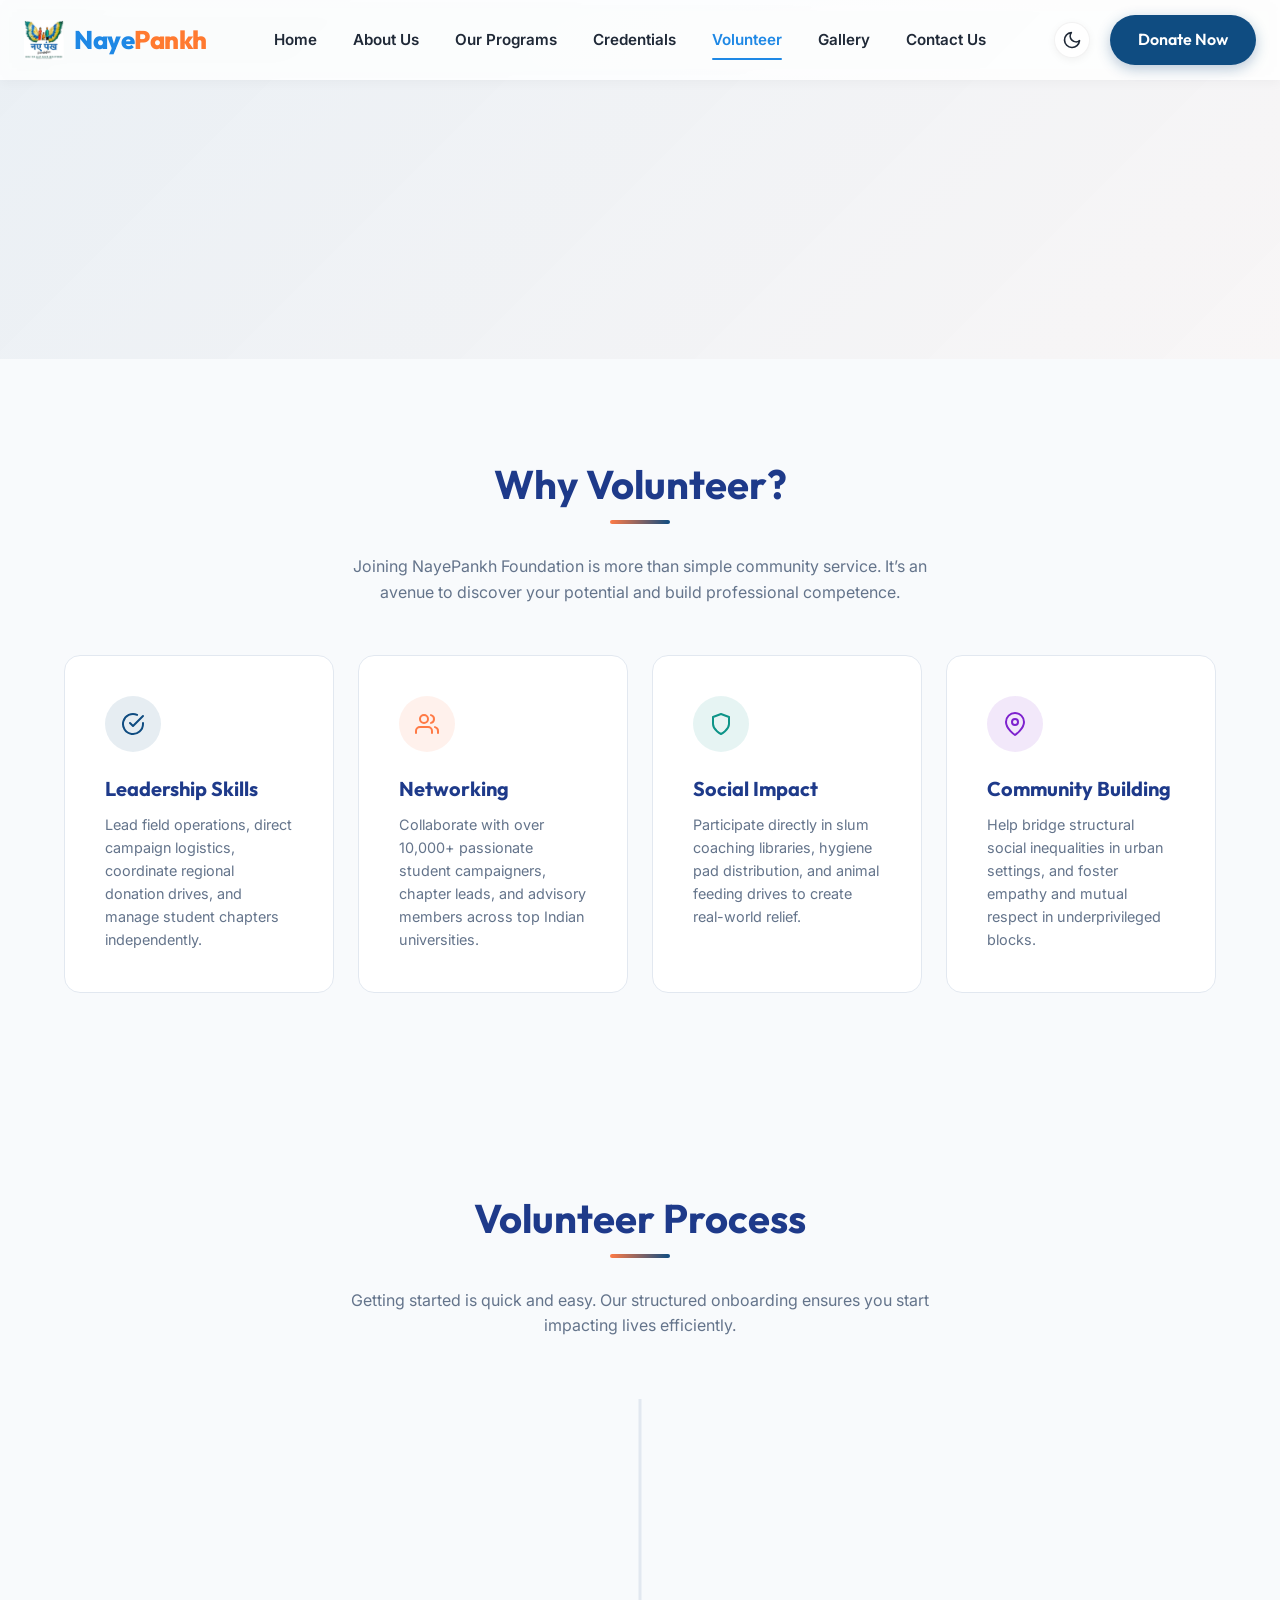
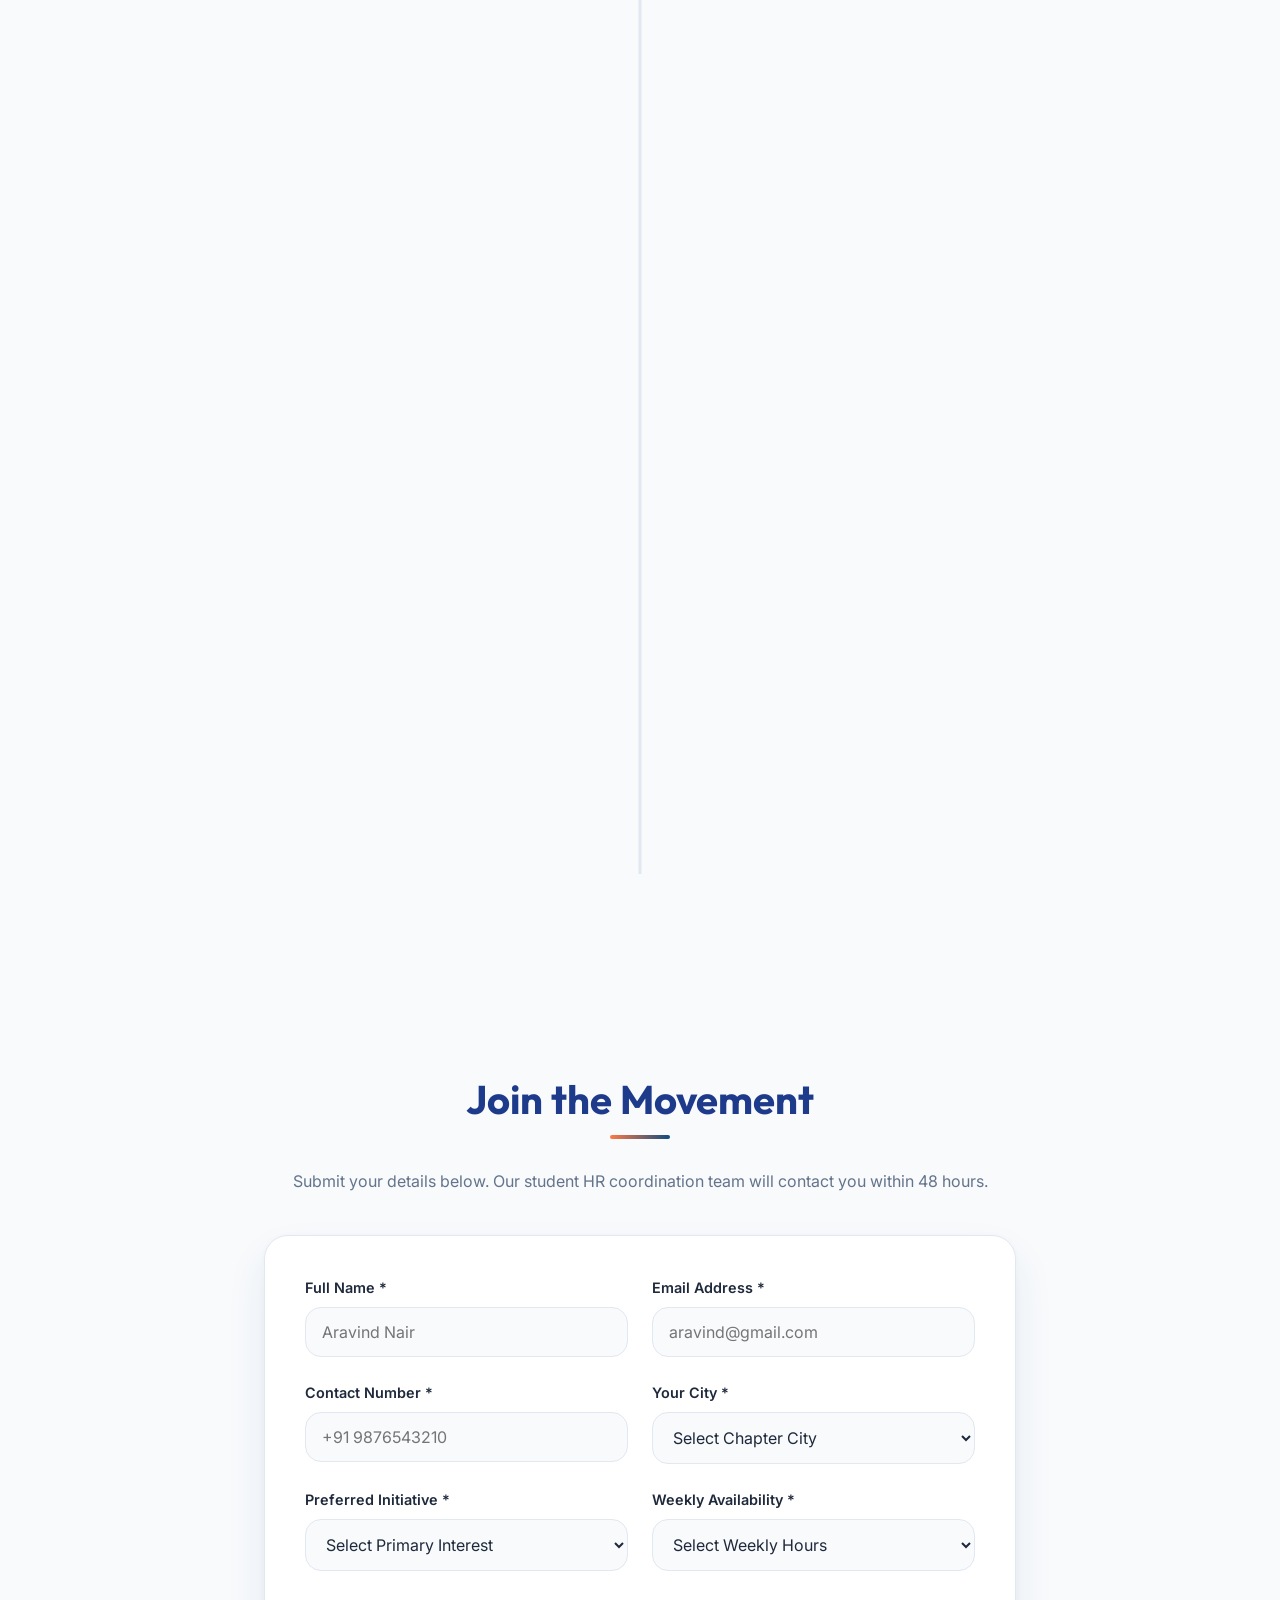
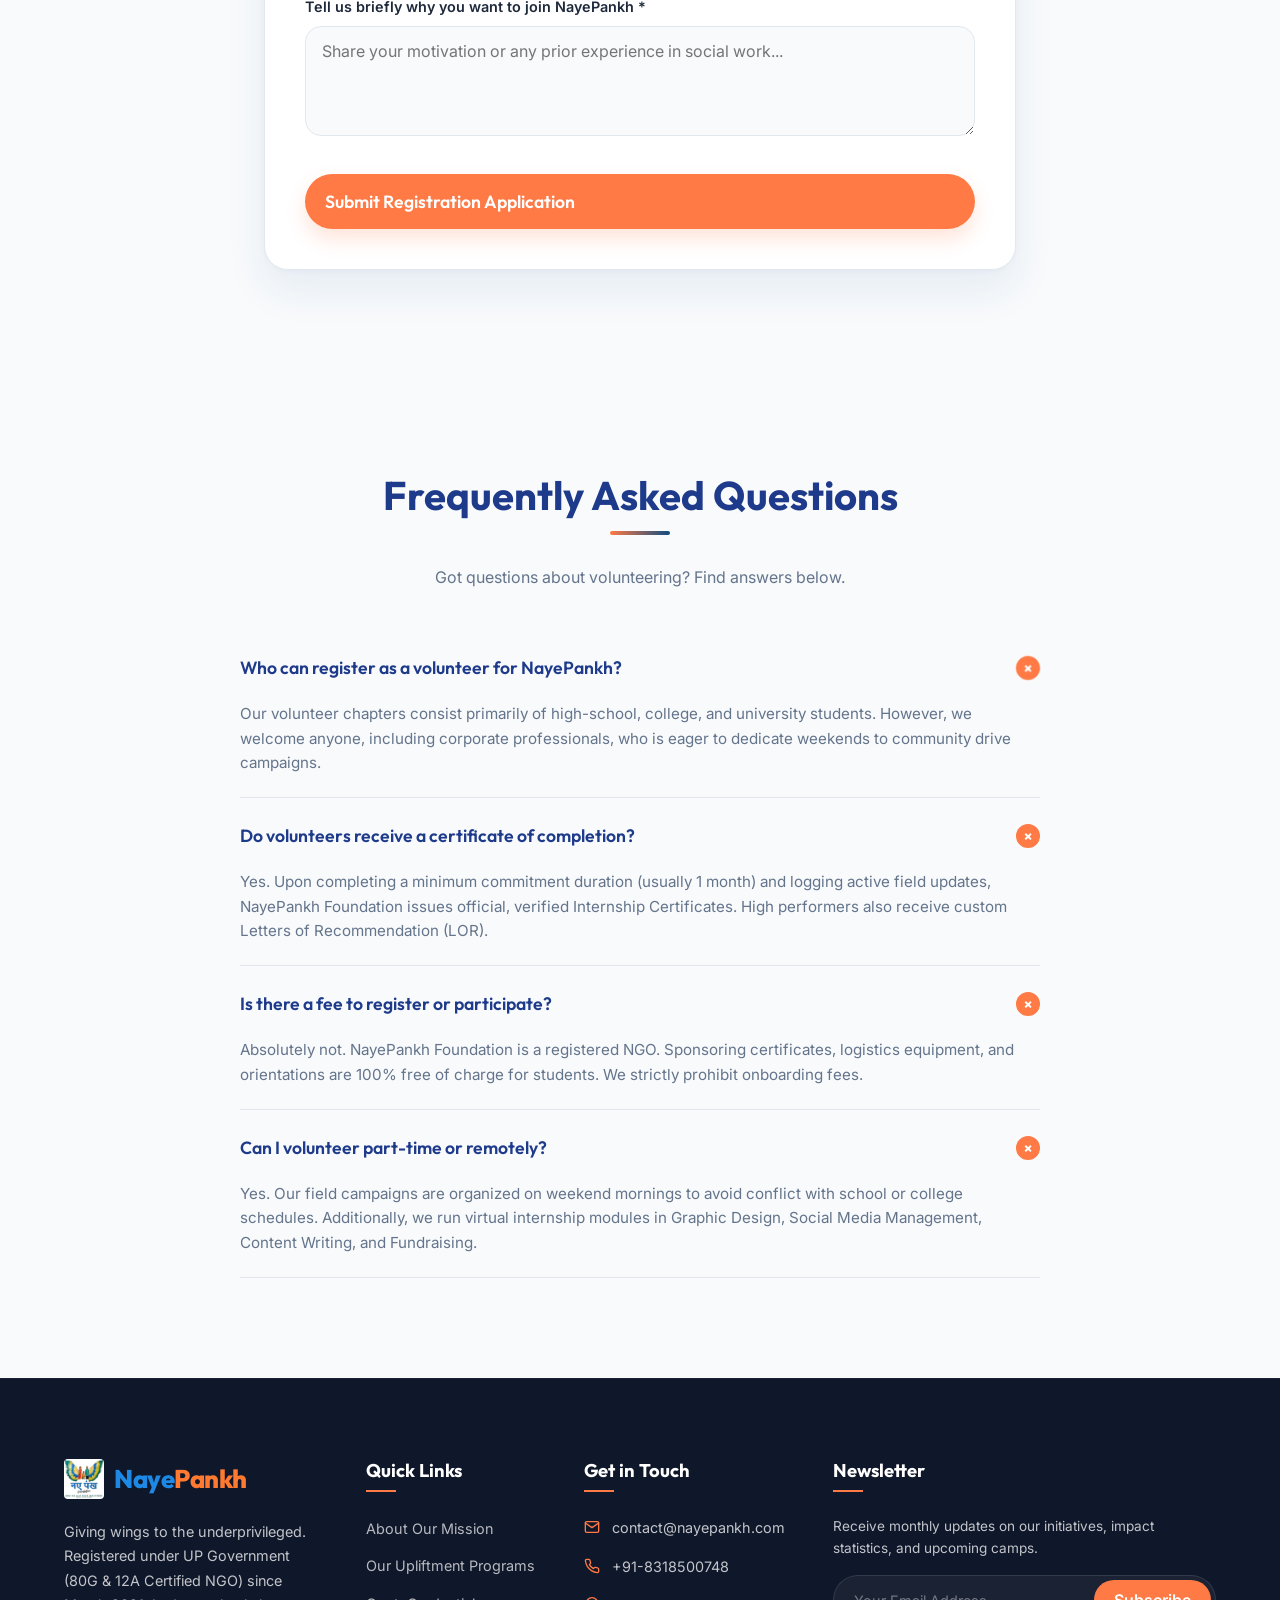
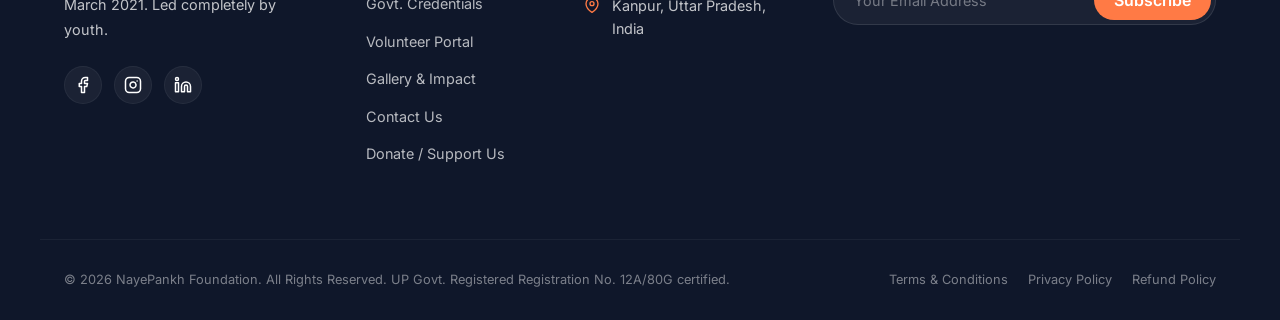
<file: volunteer.html>
<!DOCTYPE html>
<html lang="en">
<head>
  <meta charset="UTF-8">
  <meta name="viewport" content="width=device-width, initial-scale=1.0">
  <meta name="description" content="Join NayePankh Foundation as a student volunteer or intern. Help drive grassroots change in education, food distribution, hygiene campaigns, and animal care.">
  <title>Become a Volunteer | NayePankh Foundation</title>
  <link rel="stylesheet" href="css/style.css">

  <!-- SEO & Open Graph Tags -->
  <meta property="og:title" content="NayePankh Foundation - Youth NGO">
  <meta property="og:description" content="Support NayePankh Foundation. Donate to sponsor children's education, women's hygiene kits, and food relief.">
  <meta property="og:image" content="https://nayepankh.vercel.app/assets/images/hero_children.png">
  <meta property="og:url" content="https://nayepankh.vercel.app/">
  <meta property="og:type" content="website">
  <meta name="twitter:card" content="summary_large_image">
  <meta name="keywords" content="NGO, Charity, Donation, India, Kanpur, Education, Food Relief">
</head>
<body>

  <!-- ==========================================
       HEADER & NAVIGATION
       ========================================== -->
  <header class="navbar-wrapper">
    <div class="container navbar">
      <a href="index.html" class="logo">
        <div class="logo-icon">
          <img loading="lazy" src="assets/images/logo.jpeg" alt="NayePankh Logo" style="width: 100%; height: 100%; object-fit: cover;">
        </div>
        <div class="logo-text">Naye<span>Pankh</span></div>
      </a>

      <nav>
        <ul class="nav-menu">
          <li><a href="index.html" class="nav-link">Home</a></li>
          <li><a href="about.html" class="nav-link">About Us</a></li>
          <li><a href="programs.html" class="nav-link">Our Programs</a></li>
          <li><a href="certificates.html" class="nav-link">Credentials</a></li>
          <li><a href="volunteer.html" class="nav-link active">Volunteer</a></li>
          <li><a href="gallery.html" class="nav-link">Gallery</a></li>
          <li><a href="contact.html" class="nav-link">Contact Us</a></li>
        </ul>
      </nav>

      <div class="nav-actions">
        <button id="theme-toggle" class="theme-toggle" aria-label="Toggle Dark/Light Mode">
          <!-- SVG icon loaded by JS -->
        </button>
        <a href="donate.html" class="btn btn-primary">Donate Now</a>
        <div class="hamburger" aria-label="Open Mobile Menu" id="hamburger-menu">
          <span></span>
          <span></span>
          <span></span>
        </div>
      </div>
    </div>
  </header>

  <!-- ==========================================
       PAGE HERO
       ========================================== -->
  <section class="page-hero">
    <div class="container reveal-fade">
      <h1 class="text-gradient">Be The Change</h1>
      <div class="breadcrumb">
        <a href="index.html">Home</a>
        <span class="breadcrumb-separator">&gt;</span>
        <span class="breadcrumb-current">Volunteer</span>
      </div>
    </div>
  </section>

  <!-- ==========================================
       SECTION 1: WHY VOLUNTEER?
       ========================================== -->
  <section class="section-padding reveal">
    <div class="container">
      <h2 class="decorated center">Why Volunteer?</h2>
      <p style="text-align: center; color: var(--text-muted); max-width: 600px; margin: 0 auto 50px auto;">
        Joining NayePankh Foundation is more than simple community service. It’s an avenue to discover your potential and build professional competence.
      </p>

      <div class="grid-4">
        <!-- Benefit 1 -->
        <div class="benefit-card reveal delay-100">
          <div class="benefit-icon-circle" style="background-color: rgba(15, 76, 129, 0.1); color: var(--primary);">
            <svg xmlns="http://www.w3.org/2000/svg" width="24" height="24" viewBox="0 0 24 24" fill="none" stroke="currentColor" stroke-width="2" stroke-linecap="round" stroke-linejoin="round">
              <path d="M22 11.08V12a10 10 0 1 1-5.93-9.14"></path>
              <polyline points="22 4 12 14.01 9 11.01"></polyline>
            </svg>
          </div>
          <h3>Leadership Skills</h3>
          <p>Lead field operations, direct campaign logistics, coordinate regional donation drives, and manage student chapters independently.</p>
        </div>

        <!-- Benefit 2 -->
        <div class="benefit-card reveal delay-200">
          <div class="benefit-icon-circle" style="background-color: rgba(255, 122, 69, 0.1); color: var(--accent);">
            <svg xmlns="http://www.w3.org/2000/svg" width="24" height="24" viewBox="0 0 24 24" fill="none" stroke="currentColor" stroke-width="2" stroke-linecap="round" stroke-linejoin="round">
              <path d="M17 21v-2a4 4 0 0 0-4-4H5a4 4 0 0 0-4 4v2"></path>
              <circle cx="9" cy="7" r="4"></circle>
              <path d="M23 21v-2a4 4 0 0 0-3-3.87"></path>
              <path d="M16 3.13a4 4 0 0 1 0 7.75"></path>
            </svg>
          </div>
          <h3>Networking</h3>
          <p>Collaborate with over 10,000+ passionate student campaigners, chapter leads, and advisory members across top Indian universities.</p>
        </div>

        <!-- Benefit 3 -->
        <div class="benefit-card reveal delay-300">
          <div class="benefit-icon-circle" style="background-color: rgba(13, 148, 136, 0.1); color: var(--secondary);">
            <svg xmlns="http://www.w3.org/2000/svg" width="24" height="24" viewBox="0 0 24 24" fill="none" stroke="currentColor" stroke-width="2" stroke-linecap="round" stroke-linejoin="round">
              <path d="M12 22s8-4 8-10V5l-8-3-8 3v7c0 6 8 10 8 10z"></path>
            </svg>
          </div>
          <h3>Social Impact</h3>
          <p>Participate directly in slum coaching libraries, hygiene pad distribution, and animal feeding drives to create real-world relief.</p>
        </div>

        <!-- Benefit 4 -->
        <div class="benefit-card reveal delay-400">
          <div class="benefit-icon-circle" style="background-color: rgba(126, 34, 206, 0.1); color: #7E22CE;">
            <svg xmlns="http://www.w3.org/2000/svg" width="24" height="24" viewBox="0 0 24 24" fill="none" stroke="currentColor" stroke-width="2" stroke-linecap="round" stroke-linejoin="round">
              <path d="M21 10c0 7-9 13-9 13s-9-6-9-13a9 9 0 0 1 18 0z"></path>
              <circle cx="12" cy="10" r="3"></circle>
            </svg>
          </div>
          <h3>Community Building</h3>
          <p>Help bridge structural social inequalities in urban settings, and foster empathy and mutual respect in underprivileged blocks.</p>
        </div>
      </div>
    </div>
  </section>

  <!-- ==========================================
       SECTION 2: VOLUNTEER PROCESS
       ========================================== -->
  <section class="section-padding initiatives-section reveal">
    <div class="container">
      <h2 class="decorated center">Volunteer Process</h2>
      <p style="text-align: center; color: var(--text-muted); max-width: 600px; margin: 0 auto 50px auto;">
        Getting started is quick and easy. Our structured onboarding ensures you start impacting lives efficiently.
      </p>

      <div class="timeline">
        <!-- Step 1 -->
        <div class="timeline-item reveal-left">
          <span class="timeline-badge" style="background-color: var(--primary);">Step 1</span>
          <div class="timeline-card">
            <h4>Register</h4>
            <p>Submit your application details using the registration form below, selecting your preferred chapter city and social program.</p>
          </div>
        </div>

        <!-- Step 2 -->
        <div class="timeline-item reveal-right">
          <span class="timeline-badge" style="background-color: var(--accent);">Step 2</span>
          <div class="timeline-card">
            <h4>Orientation</h4>
            <p>Attend our interactive online welcoming seminar to understand NayePankh's operating values, reporting patterns, and field safety protocols.</p>
          </div>
        </div>

        <!-- Step 3 -->
        <div class="timeline-item reveal-left">
          <span class="timeline-badge" style="background-color: var(--secondary);">Step 3</span>
          <div class="timeline-card">
            <h4>Join Projects</h4>
            <p>Get assigned to active local field campaigns (e.g. food distribution or street teaching) under a City Chapter Coordinator.</p>
          </div>
        </div>

        <!-- Step 4 -->
        <div class="timeline-item reveal-right">
          <span class="timeline-badge" style="background-color: #7E22CE;">Step 4</span>
          <div class="timeline-card">
            <h4>Create Impact</h4>
            <p>Carry out field operations, compile monthly updates, and receive official leadership certificates and performance LORs.</p>
          </div>
        </div>
      </div>
    </div>
  </section>

  <!-- ==========================================
       SECTION 3: VOLUNTEER REGISTRATION FORM
       ========================================== -->
  <section class="section-padding reveal" id="apply">
    <div class="container" style="max-width: 800px;">
      <h2 class="decorated center">Join the Movement</h2>
      <p style="text-align: center; color: var(--text-muted); margin-bottom: 40px;">
        Submit your details below. Our student HR coordination team will contact you within 48 hours.
      </p>

      <!-- Successful submission banner -->
      <div class="alert alert-success" id="volunteer-confirmation" style="display: none; margin-bottom: 30px; padding: 20px; border-radius: var(--radius-md); background-color: rgba(16, 185, 129, 0.1); border: 1px solid var(--success); color: var(--success); text-align: center;">
        <h4 style="margin-bottom: 8px; font-weight: 700;">Application Submitted Successfully!</h4>
        <p style="font-size: 0.95rem;">Thank you for taking the step to volunteer. We have sent an orientation confirmation link to your email inbox.</p>
      </div>

      <form class="donate-wizard" id="volunteer-form" style="padding: 40px;">
        <div class="form-row" style="display: grid; grid-template-columns: repeat(2, 1fr); gap: 24px; margin-bottom: 24px;">
          <div class="form-group" style="margin-bottom: 0;">
            <label for="vol-name">Full Name *</label>
            <input type="text" id="vol-name" class="form-input" placeholder="Aravind Nair" required>
          </div>
          <div class="form-group" style="margin-bottom: 0;">
            <label for="vol-email">Email Address *</label>
            <input type="email" id="vol-email" class="form-input" placeholder="aravind@gmail.com" required>
          </div>
        </div>

        <div class="form-row" style="display: grid; grid-template-columns: repeat(2, 1fr); gap: 24px; margin-bottom: 24px;">
          <div class="form-group" style="margin-bottom: 0;">
            <label for="vol-phone">Contact Number *</label>
            <input type="tel" id="vol-phone" class="form-input" placeholder="+91 9876543210" required>
          </div>
          <div class="form-group" style="margin-bottom: 0;">
            <label for="vol-city">Your City *</label>
            <select id="vol-city" class="form-input" style="height: 52px;" required>
              <option value="">Select Chapter City</option>
              <option value="Kanpur">Kanpur</option>
              <option value="Ghaziabad">Ghaziabad</option>
              <option value="Noida">Noida</option>
              <option value="Lucknow">Lucknow</option>
              <option value="Delhi">Delhi</option>
              <option value="Other">Other / Remote Support</option>
            </select>
          </div>
        </div>

        <div class="form-row" style="display: grid; grid-template-columns: repeat(2, 1fr); gap: 24px; margin-bottom: 24px;">
          <div class="form-group" style="margin-bottom: 0;">
            <label for="vol-program">Preferred Initiative *</label>
            <select id="vol-program" class="form-input" style="height: 52px;" required>
              <option value="">Select Primary Interest</option>
              <option value="Education">Child Education</option>
              <option value="Food">Food Distribution</option>
              <option value="Hygiene">Menstrual Hygiene Awareness</option>
              <option value="Clothing">Clothing Donation Drive</option>
              <option value="Animal">Stray Animal Feeding</option>
            </select>
          </div>
          <div class="form-group" style="margin-bottom: 0;">
            <label for="vol-hours">Weekly Availability *</label>
            <select id="vol-hours" class="form-input" style="height: 52px;" required>
              <option value="">Select Weekly Hours</option>
              <option value="2-4">2 to 4 Hours (Part-time)</option>
              <option value="5-8">5 to 8 Hours (Recommended)</option>
              <option value="8+">8+ Hours (Internship level)</option>
            </select>
          </div>
        </div>

        <div class="form-group" style="margin-bottom: 30px;">
          <label for="vol-message">Tell us briefly why you want to join NayePankh *</label>
          <textarea id="vol-message" class="form-input" rows="4" placeholder="Share your motivation or any prior experience in social work..." style="resize: vertical;" required></textarea>
        </div>

        <button type="submit" class="btn btn-accent" style="width: 100%; font-size: 1.1rem; padding: 16px 20px;">Submit Registration Application</button>
      </form>
    </div>
  </section>

  <!-- ==========================================
       SECTION 4: FAQ ACCORDION
       ========================================== -->
  <section class="section-padding initiatives-section reveal">
    <div class="container" style="max-width: 900px;">
      <h2 class="decorated center">Frequently Asked Questions</h2>
      <p style="text-align: center; color: var(--text-muted); margin-bottom: 40px;">
        Got questions about volunteering? Find answers below.
      </p>

      <div class="accordion">
        <!-- FAQ 1 -->
        <div class="accordion-item">
          <div class="accordion-header">
            <h4>Who can register as a volunteer for NayePankh?</h4>
            <div class="accordion-icon">+</div>
          </div>
          <div class="accordion-content">
            <p>Our volunteer chapters consist primarily of high-school, college, and university students. However, we welcome anyone, including corporate professionals, who is eager to dedicate weekends to community drive campaigns.</p>
          </div>
        </div>

        <!-- FAQ 2 -->
        <div class="accordion-item">
          <div class="accordion-header">
            <h4>Do volunteers receive a certificate of completion?</h4>
            <div class="accordion-icon">+</div>
          </div>
          <div class="accordion-content">
            <p>Yes. Upon completing a minimum commitment duration (usually 1 month) and logging active field updates, NayePankh Foundation issues official, verified Internship Certificates. High performers also receive custom Letters of Recommendation (LOR).</p>
          </div>
        </div>

        <!-- FAQ 3 -->
        <div class="accordion-item">
          <div class="accordion-header">
            <h4>Is there a fee to register or participate?</h4>
            <div class="accordion-icon">+</div>
          </div>
          <div class="accordion-content">
            <p>Absolutely not. NayePankh Foundation is a registered NGO. Sponsoring certificates, logistics equipment, and orientations are 100% free of charge for students. We strictly prohibit onboarding fees.</p>
          </div>
        </div>

        <!-- FAQ 4 -->
        <div class="accordion-item">
          <div class="accordion-header">
            <h4>Can I volunteer part-time or remotely?</h4>
            <div class="accordion-icon">+</div>
          </div>
          <div class="accordion-content">
            <p>Yes. Our field campaigns are organized on weekend mornings to avoid conflict with school or college schedules. Additionally, we run virtual internship modules in Graphic Design, Social Media Management, Content Writing, and Fundraising.</p>
          </div>
        </div>
      </div>
    </div>
  </section>

  <!-- ==========================================
       FOOTER
       ========================================== -->
  <footer class="footer">
    <div class="container footer-grid">
      <div class="footer-col footer-about">
        <a href="index.html" class="logo" style="color: white; margin-bottom: 20px;">
          <div class="logo-icon">
            <img loading="lazy" src="assets/images/logo.jpeg" alt="NayePankh Logo" style="width: 100%; height: 100%; object-fit: cover;">
          </div>
          <div class="logo-text">Naye<span>Pankh</span></div>
        </a>
        <p>
          Giving wings to the underprivileged. Registered under UP Government (80G & 12A Certified NGO) since March 2021. Led completely by youth.
        </p>
        
        <div class="social-icons">
          <a href="#" class="social-icon" aria-label="Facebook"><svg xmlns="http://www.w3.org/2000/svg" width="18" height="18" viewBox="0 0 24 24" fill="none" stroke="currentColor" stroke-width="2" stroke-linecap="round" stroke-linejoin="round"><path d="M18 2h-3a5 5 0 0 0-5 5v3H7v4h3v8h4v-8h3l1-4h-4V7a1 1 0 0 1 1-1h3z"></path></svg></a>
          <a href="#" class="social-icon" aria-label="Instagram"><svg xmlns="http://www.w3.org/2000/svg" width="18" height="18" viewBox="0 0 24 24" fill="none" stroke="currentColor" stroke-width="2" stroke-linecap="round" stroke-linejoin="round"><rect x="2" y="2" width="20" height="20" rx="5" ry="5"></rect><path d="M16 11.37A4 4 0 1 1 12.63 8 4 4 0 0 1 16 11.37z"></path><line x1="17.5" y1="6.5" x2="17.51" y2="6.5"></line></svg></a>
          <a href="#" class="social-icon" aria-label="LinkedIn"><svg xmlns="http://www.w3.org/2000/svg" width="18" height="18" viewBox="0 0 24 24" fill="none" stroke="currentColor" stroke-width="2" stroke-linecap="round" stroke-linejoin="round"><path d="M16 8a6 6 0 0 1 6 6v7h-4v-7a2 2 0 0 0-2-2 2 2 0 0 0-2 2v7h-4v-7a6 6 0 0 1 6-6z"></path><rect x="2" y="9" width="4" height="12"></rect><circle cx="4" cy="4" r="2"></circle></svg></a>
        </div>
      </div>

      <div class="footer-col">
        <h4>Quick Links</h4>
        <ul class="footer-links">
          <li><a href="about.html">About Our Mission</a></li>
          <li><a href="programs.html">Our Upliftment Programs</a></li>
          <li><a href="certificates.html">Govt. Credentials</a></li>
          <li><a href="volunteer.html">Volunteer Portal</a></li>
          <li><a href="gallery.html">Gallery & Impact</a></li>
          <li><a href="contact.html">Contact Us</a></li>
          <li><a href="donate.html">Donate / Support Us</a></li>
        </ul>
      </div>

      <div class="footer-col">
        <h4>Get in Touch</h4>
        <ul class="footer-contact">
          <li>
            <svg xmlns="http://www.w3.org/2000/svg" width="16" height="16" viewBox="0 0 24 24" fill="none" stroke="currentColor" stroke-width="2" stroke-linecap="round" stroke-linejoin="round"><path d="M4 4h16c1.1 0 2 .9 2 2v12c0 1.1-.9 2-2 2H4c-1.1 0-2-.9-2-2V6c0-1.1.9-2 2-2z"></path><polyline points="22,6 12,13 2,6"></polyline></svg>
            contact@nayepankh.com
          </li>
          <li>
            <svg xmlns="http://www.w3.org/2000/svg" width="16" height="16" viewBox="0 0 24 24" fill="none" stroke="currentColor" stroke-width="2" stroke-linecap="round" stroke-linejoin="round"><path d="M22 16.92v3a2 2 0 0 1-2.18 2 19.79 19.79 0 0 1-8.63-3.07 19.5 19.5 0 0 1-6-6 19.79 19.79 0 0 1-3.07-8.67A2 2 0 0 1 4.11 2h3a2 2 0 0 1 2 1.72 12.84 12.84 0 0 0 .7 2.81 2 2 0 0 1-.45 2.11L8.09 9.91a16 16 0 0 0 6 6l1.27-1.27a2 2 0 0 1 2.11-.45 12.84 12.84 0 0 0 2.81.7A2 2 0 0 1 22 16.92z"></path></svg>
            +91-8318500748
          </li>
          <li>
            <svg xmlns="http://www.w3.org/2000/svg" width="16" height="16" viewBox="0 0 24 24" fill="none" stroke="currentColor" stroke-width="2" stroke-linecap="round" stroke-linejoin="round"><path d="M21 10c0 7-9 13-9 13s-9-6-9-13a9 9 0 0 1 18 0z"></path><circle cx="12" cy="10" r="3"></circle></svg>
            Kanpur, Uttar Pradesh, India
          </li>
        </ul>
      </div>

      <div class="footer-col">
        <h4>Newsletter</h4>
        <p style="font-size: 0.85rem; margin-bottom: 15px;">Receive monthly updates on our initiatives, impact statistics, and upcoming camps.</p>
        <form class="subscribe-form" id="newsletter-form">
          <input type="email" placeholder="Your Email Address" required aria-label="Email Address">
          <button type="submit">Subscribe</button>
        </form>
      </div>
    </div>

    <div class="container footer-bottom">
      <p>&copy; 2026 NayePankh Foundation. All Rights Reserved. UP Govt. Registered Registration No. 12A/80G certified.</p>
      <div class="footer-bottom-links">
        <a href="#">Terms & Conditions</a>
        <a href="#">Privacy Policy</a>
        <a href="#">Refund Policy</a>
      </div>
    </div>
  </footer>

  <script src="js/main.js"></script>
</body>
</html>
</file>
<file: css/style.css>
/* 
 * NayePankh Foundation - Design System & Stylesheet
 * Custom styles, glassmorphism, responsive utilities, and micro-interactions
 */

@import url('https://fonts.googleapis.com/css2?family=Inter:wght@300;400;500;600;700&family=Outfit:wght@400;500;600;700;800&display=swap');

/* ==========================================
   CSS VARIABLES & DESIGN TOKENS
   ========================================== */
:root {
  /* Colors */
  --primary: #0F4C81;          /* Trust Navy */
  --primary-light: #2563EB;    /* Electric Blue */
  --primary-dark: #1E3A8A;     /* Deep Blue */
  --primary-rgb: 15, 76, 129;
  
  --accent: #FF7A45;           /* Hope Orange */
  --accent-light: #FFF2E8;     /* Soft Tint */
  --accent-dark: #E0531E;      /* Strong Orange */
  --accent-rgb: 255, 122, 69;

  --secondary: #0D9488;        /* Hygiene Teal */
  --secondary-light: #F0FDFA;  /* Teal Tint */
  --secondary-rgb: 13, 148, 136;

  --success: #10B981;
  --danger: #EF4444;
  --warning: #F59E0B;
  
  /* Neutral Palette */
  --bg-main: #F8FAFC;
  --bg-card: #FFFFFF;
  --bg-dark: #0F172A;          /* Slate 900 */
  --text-main: #1E293B;        /* Slate 800 */
  --text-muted: #64748B;       /* Slate 500 */
  --text-light: #F1F5F9;       /* Slate 100 */
  --border-color: #E2E8F0;     /* Slate 200 */
  --border-focus: #93C5FD;
  
  /* Fonts */
  --font-title: 'Outfit', sans-serif;
  --font-body: 'Inter', sans-serif;
  
  /* Shadows */
  --shadow-sm: 0 2px 4px rgba(0, 0, 0, 0.04);
  --shadow-md: 0 10px 20px rgba(0, 0, 0, 0.05), 0 2px 6px rgba(0, 0, 0, 0.04);
  --shadow-lg: 0 20px 40px rgba(15, 76, 129, 0.08), 0 1px 10px rgba(0, 0, 0, 0.04);
  --shadow-accent: 0 10px 20px rgba(255, 122, 69, 0.2);
  --shadow-inset: inset 0 2px 4px rgba(0, 0, 0, 0.06);

  /* Border Radii */
  --radius-sm: 8px;
  --radius-md: 16px;
  --radius-lg: 24px;
  --radius-round: 50px;
  
  /* Transitions */
  --transition-fast: 0.2s cubic-bezier(0.4, 0, 0.2, 1);
  --transition-normal: 0.3s cubic-bezier(0.4, 0, 0.2, 1);
  --transition-slow: 0.5s cubic-bezier(0.4, 0, 0.2, 1);
}

/* Dark Mode Overrides */
[data-theme="dark"] {
  --bg-main: #0B0F19;
  --bg-card: #151F32;
  --text-main: #F1F5F9;
  --text-muted: #94A3B8;
  --border-color: #1E293B;
  --shadow-md: 0 10px 20px rgba(0, 0, 0, 0.3);
  --shadow-lg: 0 20px 40px rgba(0, 0, 0, 0.4);
}

/* ==========================================
   BASE STYLES & RESET
   ========================================== */
*, *::before, *::after {
  box-sizing: border-box;
  margin: 0;
  padding: 0;
}

html {
  scroll-behavior: smooth;
  font-size: 16px;
}

body {
  font-family: var(--font-body);
  background-color: var(--bg-main);
  color: var(--text-main);
  line-height: 1.6;
  overflow-x: hidden;
  transition: background-color var(--transition-normal), color var(--transition-normal);
}

img {
  max-width: 100%;
  height: auto;
  display: block;
}

a {
  text-decoration: none;
  color: inherit;
  transition: color var(--transition-fast);
}

button, input, textarea, select {
  font-family: inherit;
  font-size: inherit;
  outline: none;
  border: none;
}

/* Custom Scrollbar */
::-webkit-scrollbar {
  width: 10px;
}
::-webkit-scrollbar-track {
  background: var(--bg-main);
}
::-webkit-scrollbar-thumb {
  background: #CBD5E1;
  border-radius: var(--radius-round);
  border: 2px solid var(--bg-main);
}
::-webkit-scrollbar-thumb:hover {
  background: var(--text-muted);
}

/* ==========================================
   TYPOGRAPHY
   ========================================== */
h1, h2, h3, h4, h5, h6 {
  font-family: var(--font-title);
  font-weight: 700;
  line-height: 1.25;
  color: var(--primary-dark);
}

[data-theme="dark"] h1, 
[data-theme="dark"] h2, 
[data-theme="dark"] h3, 
[data-theme="dark"] h4 {
  color: #FFFFFF;
}

h1 { font-size: clamp(2.5rem, 5vw, 4rem); }
h2 { font-size: clamp(1.8rem, 4vw, 2.5rem); position: relative; padding-bottom: 15px; margin-bottom: 30px; }
h3 { font-size: clamp(1.3rem, 2.5vw, 1.8rem); }
h4 { font-size: 1.25rem; }

/* Section Title decoration */
h2.decorated::after {
  content: '';
  position: absolute;
  bottom: 0;
  left: 0;
  width: 60px;
  height: 4px;
  background: linear-gradient(90deg, var(--accent), var(--primary));
  border-radius: var(--radius-round);
}

h2.decorated.center {
  text-align: center;
}
h2.decorated.center::after {
  left: 50%;
  transform: translateX(-50%);
}

.text-gradient {
  background: linear-gradient(135deg, var(--primary) 0%, var(--accent) 100%);
  -webkit-background-clip: text;
  -webkit-text-fill-color: transparent;
}

/* ==========================================
   LAYOUT UTILITIES
   ========================================== */
.container {
  width: 100%;
  max-width: 1200px;
  margin: 0 auto;
  padding: 0 24px;
}

.section-padding {
  padding: 100px 0;
}

.grid-2 {
  display: grid;
  grid-template-columns: repeat(2, 1fr);
  gap: 48px;
  align-items: center;
}

.grid-3 {
  display: grid;
  grid-template-columns: repeat(3, 1fr);
  gap: 32px;
}

.grid-4 {
  display: grid;
  grid-template-columns: repeat(4, 1fr);
  gap: 24px;
}

/* Flex utilities */
.flex-between { display: flex; justify-content: space-between; align-items: center; }
.flex-center { display: flex; justify-content: center; align-items: center; }

/* ==========================================
   BUTTONS & ACTIONS
   ========================================== */
.btn {
  display: inline-flex;
  align-items: center;
  gap: 8px;
  padding: 12px 28px;
  border-radius: var(--radius-round);
  font-weight: 600;
  font-family: var(--font-title);
  cursor: pointer;
  transition: all var(--transition-normal);
  position: relative;
  overflow: hidden;
  z-index: 1;
}

.btn-primary {
  background: var(--primary);
  color: #FFFFFF;
  box-shadow: 0 4px 14px rgba(15, 76, 129, 0.3);
}
.btn-primary:hover {
  background: var(--primary-light);
  transform: translateY(-2px);
  box-shadow: 0 6px 20px rgba(15, 76, 129, 0.4);
}

.btn-accent {
  background: var(--accent);
  color: #FFFFFF;
  box-shadow: var(--shadow-accent);
}
.btn-accent:hover {
  background: var(--accent-dark);
  transform: translateY(-2px);
  box-shadow: 0 12px 24px rgba(255, 122, 69, 0.35);
}

.btn-outline {
  background: transparent;
  color: var(--primary);
  border: 2px solid var(--primary);
}
.btn-outline:hover {
  background: rgba(15, 76, 129, 0.05);
  transform: translateY(-2px);
}

.btn-white {
  background: #FFFFFF;
  color: var(--primary-dark);
  box-shadow: var(--shadow-md);
}
.btn-white:hover {
  background: var(--bg-main);
  transform: translateY(-2px);
}

/* ==========================================
   HEADER & FLOATING NAVBAR (MODERN NGO REDESIGN)
   ========================================== */
@keyframes slideDown {
  from { transform: translateY(-100%); }
  to { transform: translateY(0); }
}

.navbar-wrapper {
  position: fixed;
  top: 0;
  left: 0;
  width: 100%;
  height: 80px;
  z-index: 1000;
  display: flex;
  align-items: center;
  justify-content: center;
  background: rgba(255, 255, 255, 0.85);
  backdrop-filter: blur(10px);
  -webkit-backdrop-filter: blur(10px);
  box-shadow: 0 4px 10px rgba(0,0,0,0.03);
  transition: background-color 0.3s ease, box-shadow 0.3s ease;
  animation: slideDown 0.6s cubic-bezier(0.16, 1, 0.3, 1) forwards;
}

.navbar-wrapper.scrolled {
  background: rgba(255, 255, 255, 0.92);
  box-shadow: 0 8px 30px rgba(0,0,0,0.08);
}

[data-theme="dark"] .navbar-wrapper {
  background: rgba(15, 23, 42, 0.85);
  border-bottom: 1px solid rgba(255,255,255,0.05);
}

[data-theme="dark"] .navbar-wrapper.scrolled {
  background: rgba(15, 23, 42, 0.95);
  box-shadow: 0 8px 30px rgba(0,0,0,0.4);
}

.navbar {
  width: 100%;
  max-width: 1400px;
  padding: 0 24px;
  display: flex;
  justify-content: space-between;
  align-items: center;
}

/* Logo Design */
.logo {
  display: flex;
  align-items: center;
  gap: 10px;
  transition: transform 0.3s cubic-bezier(0.16, 1, 0.3, 1);
}
.logo:hover {
  transform: scale(1.02);
}
.logo-icon {
  width: 40px;
  height: 40px;
  border-radius: 4px;
  overflow: hidden;
  display: flex;
  align-items: center;
  justify-content: center;
}
.logo-text {
  font-family: var(--font-title);
  font-weight: 800;
  font-size: 1.6rem;
  color: #1E88E5; /* Hope Blue */
  letter-spacing: -0.5px;
}
.logo-text span {
  color: #FF7A30; /* Warm Orange */
}

/* Nav Links */
.nav-menu {
  display: flex;
  list-style: none;
  gap: 36px;
  align-items: center;
}

.nav-link {
  font-weight: 600;
  font-size: 0.95rem;
  color: #1F2937;
  position: relative;
  padding: 8px 0;
  transition: color 0.3s ease, transform 0.3s ease;
  display: inline-block;
}
.nav-link:hover {
  color: #1E88E5;
  transform: translateY(-2px);
}
.nav-link::after {
  content: '';
  position: absolute;
  bottom: 0;
  left: 50%;
  width: 0;
  height: 2px;
  background-color: #1E88E5;
  transition: width 0.3s cubic-bezier(0.16, 1, 0.3, 1), left 0.3s cubic-bezier(0.16, 1, 0.3, 1);
  border-radius: 2px;
}
.nav-link:hover::after,
.nav-link.active::after {
  width: 100%;
  left: 0;
}
.nav-link.active {
  color: #1E88E5;
}

[data-theme="dark"] .nav-link {
  color: #E2E8F0;
}
[data-theme="dark"] .nav-link:hover,
[data-theme="dark"] .nav-link.active {
  color: #3B82F6;
}

/* Actions in Nav */
.nav-actions {
  display: flex;
  align-items: center;
  gap: 20px;
}

/* Specific styling for Navbar Donate Button */
#btn-donate-nav {
  background: linear-gradient(135deg, #1E88E5, #43A047);
  color: #FFFFFF;
  border-radius: 50px;
  font-weight: 600;
  padding: 10px 26px;
  transition: all 0.3s cubic-bezier(0.16, 1, 0.3, 1);
  box-shadow: 0 4px 15px rgba(30, 136, 229, 0.2);
  border: none;
}
#btn-donate-nav:hover {
  transform: scale(1.03);
  box-shadow: 0 8px 25px rgba(30, 136, 229, 0.4);
  background: linear-gradient(135deg, #1E88E5, #43A047);
  color: #FFFFFF;
}

/* Theme Switcher Toggle */
.theme-toggle {
  width: 36px;
  height: 36px;
  border-radius: 50%;
  background-color: #FFFFFF;
  color: #1F2937;
  cursor: pointer;
  display: flex;
  align-items: center;
  justify-content: center;
  transition: all 0.3s ease;
  border: 1px solid rgba(0,0,0,0.05);
  box-shadow: 0 2px 8px rgba(0,0,0,0.05);
}
.theme-toggle:hover {
  transform: translateY(-2px);
  box-shadow: 0 4px 12px rgba(0,0,0,0.1);
}
[data-theme="dark"] .theme-toggle {
  background: #1E293B;
  color: #F8FAFC;
  border-color: rgba(255,255,255,0.05);
}

/* Mobile Toggle Hamburger */
.hamburger {
  display: none;
  flex-direction: column;
  gap: 5px;
  cursor: pointer;
  padding: 5px;
  z-index: 1002;
}
.hamburger span {
  display: block;
  width: 24px;
  height: 2px;
  background-color: #1F2937;
  border-radius: 2px;
  transition: all 0.3s cubic-bezier(0.16, 1, 0.3, 1);
}
[data-theme="dark"] .hamburger span {
  background-color: #F8FAFC;
}

@media (max-width: 992px) {
  .nav-menu {
    position: fixed;
    top: 0;
    right: -100%;
    width: 300px;
    height: 100vh;
    background: rgba(255, 255, 255, 0.98);
    backdrop-filter: blur(15px);
    -webkit-backdrop-filter: blur(15px);
    flex-direction: column;
    justify-content: center;
    gap: 30px;
    padding: 40px;
    box-shadow: -10px 0 30px rgba(0,0,0,0.1);
    transition: right 0.4s cubic-bezier(0.16, 1, 0.3, 1);
    z-index: 1001;
  }
  .nav-menu.active {
    right: 0;
  }
  [data-theme="dark"] .nav-menu {
    background: rgba(15, 23, 42, 0.98);
  }
  .nav-link {
    font-size: 1.25rem;
    padding: 10px 0;
    width: 100%;
    text-align: center;
  }
  .hamburger {
    display: flex;
  }
  .hamburger.active span:nth-child(1) {
    transform: translateY(7px) rotate(45deg);
  }
  .hamburger.active span:nth-child(2) {
    opacity: 0;
  }
  .hamburger.active span:nth-child(3) {
    transform: translateY(-7px) rotate(-45deg);
  }
}

/* ==========================================
   HERO SECTION
   ========================================== */
.hero {
  padding: 160px 0 100px 0;
  background: radial-gradient(circle at 80% 20%, rgba(255, 122, 69, 0.05), transparent 40%),
              radial-gradient(circle at 10% 80%, rgba(37, 99, 235, 0.04), transparent 40%);
  position: relative;
  overflow: hidden;
}

.hero-content {
  max-width: 600px;
}

.tagline {
  display: inline-flex;
  align-items: center;
  gap: 8px;
  background: var(--accent-light);
  color: var(--accent-dark);
  padding: 8px 16px;
  border-radius: var(--radius-round);
  font-weight: 600;
  font-size: 0.85rem;
  text-transform: uppercase;
  letter-spacing: 1px;
  margin-bottom: 24px;
}

[data-theme="dark"] .tagline {
  background: rgba(255, 122, 69, 0.1);
  color: #FFA382;
}

.hero h1 {
  margin-bottom: 24px;
  color: var(--primary-dark);
  font-weight: 800;
}

.hero-description {
  font-size: 1.15rem;
  color: var(--text-muted);
  margin-bottom: 40px;
}

.hero-btns {
  display: flex;
  gap: 16px;
  flex-wrap: wrap;
}

.hero-image-wrapper {
  position: relative;
  width: 100%;
  display: flex;
  justify-content: center;
}

.hero-image-card {
  position: relative;
  border-radius: var(--radius-lg);
  overflow: hidden;
  box-shadow: var(--shadow-lg);
  transform: perspective(1000px) rotateY(-5deg) rotateX(5deg);
  transition: transform var(--transition-slow);
}
.hero-image-card:hover {
  transform: perspective(1000px) rotateY(0deg) rotateX(0deg);
}

.hero-image-card img {
  border-radius: var(--radius-lg);
  width: 100%;
  max-height: 480px;
  object-fit: cover;
}

/* Overlapping Floating Badge */
.hero-badge {
  position: absolute;
  bottom: 30px;
  left: -20px;
  background: rgba(255, 255, 255, 0.85);
  backdrop-filter: blur(10px);
  -webkit-backdrop-filter: blur(10px);
  padding: 20px;
  border-radius: var(--radius-md);
  box-shadow: var(--shadow-lg);
  border: 1px solid rgba(255, 255, 255, 0.5);
  display: flex;
  align-items: center;
  gap: 16px;
  z-index: 2;
  animation: float 4s ease-in-out infinite;
}

[data-theme="dark"] .hero-badge {
  background: rgba(21, 31, 50, 0.85);
  border-color: rgba(255, 255, 255, 0.1);
}

.hero-badge-icon {
  width: 50px;
  height: 50px;
  background: var(--accent);
  color: white;
  border-radius: 50%;
  display: flex;
  align-items: center;
  justify-content: center;
  font-size: 1.5rem;
}

.hero-badge-txt h4 {
  font-size: 1.5rem;
  color: var(--primary-dark);
}
.hero-badge-txt p {
  font-size: 0.85rem;
  color: var(--text-muted);
  font-weight: 500;
}

/* ==========================================
   STATISTICS BAR
   ========================================== */
.stats-section {
  background-color: var(--bg-card);
  border-top: 1px solid var(--border-color);
  border-bottom: 1px solid var(--border-color);
  padding: 40px 0;
  box-shadow: var(--shadow-sm);
  transition: background-color var(--transition-normal);
}

.stats-grid {
  display: grid;
  grid-template-columns: repeat(4, 1fr);
  gap: 24px;
  text-align: center;
}

.stat-item h3 {
  font-size: 3rem;
  color: var(--accent);
  margin-bottom: 5px;
  font-weight: 800;
}

.stat-item p {
  color: var(--text-muted);
  font-weight: 600;
  font-size: 0.95rem;
}

/* ==========================================
   ABOUT SUMMARY & FOUNDER DIALOGUE
   ========================================== */
.founder-section {
  background: radial-gradient(circle at 10% 20%, rgba(13, 148, 136, 0.03), transparent 30%);
}

.founder-card {
  background-color: var(--bg-card);
  border-radius: var(--radius-lg);
  padding: 48px;
  box-shadow: var(--shadow-lg);
  border: 1px solid var(--border-color);
  position: relative;
  transition: transform var(--transition-normal);
}
.founder-card:hover {
  transform: translateY(-5px);
}

.quote-icon {
  position: absolute;
  top: -30px;
  right: 50px;
  font-size: 6rem;
  color: rgba(255, 122, 69, 0.08);
  font-family: serif;
  line-height: 1;
}

.founder-quote {
  font-size: 1.25rem;
  font-style: italic;
  color: var(--text-main);
  margin-bottom: 30px;
  position: relative;
  z-index: 1;
  font-weight: 500;
}

.founder-profile {
  display: flex;
  align-items: center;
  gap: 20px;
}

.founder-avatar {
  width: 70px;
  height: 70px;
  border-radius: 50%;
  background: linear-gradient(135deg, var(--accent), var(--primary));
  color: white;
  display: flex;
  align-items: center;
  justify-content: center;
  font-family: var(--font-title);
  font-size: 1.8rem;
  font-weight: 700;
  box-shadow: var(--shadow-sm);
}

.founder-info h4 {
  color: var(--primary-dark);
  font-size: 1.15rem;
  margin-bottom: 4px;
}
.founder-info p {
  color: var(--text-muted);
  font-size: 0.85rem;
  font-weight: 600;
}

/* ==========================================
   INITIATIVES TABS
   ========================================== */
.initiatives-section {
  background-color: var(--bg-main);
}

.tabs-container {
  margin-top: 40px;
}

.tabs-list {
  display: flex;
  justify-content: center;
  gap: 16px;
  margin-bottom: 48px;
  flex-wrap: wrap;
}

.tab-btn {
  padding: 12px 24px;
  border-radius: var(--radius-round);
  background: var(--bg-card);
  color: var(--text-muted);
  font-weight: 600;
  font-family: var(--font-title);
  cursor: pointer;
  border: 1px solid var(--border-color);
  box-shadow: var(--shadow-sm);
  transition: all var(--transition-normal);
}
.tab-btn:hover {
  background: rgba(15, 76, 129, 0.05);
  color: var(--primary-dark);
}
.tab-btn.active {
  background: var(--primary);
  color: white;
  border-color: var(--primary);
  box-shadow: 0 4px 12px rgba(15, 76, 129, 0.2);
}

.tab-content {
  display: none;
  animation: fadeIn var(--transition-slow);
}
.tab-content.active {
  display: block;
}

.program-card {
  background-color: var(--bg-card);
  border-radius: var(--radius-lg);
  overflow: hidden;
  box-shadow: var(--shadow-lg);
  border: 1px solid var(--border-color);
  display: flex;
  align-items: stretch;
}

.program-img {
  flex: 1.1;
  min-height: 380px;
  position: relative;
  overflow: hidden;
}
.program-img img {
  width: 100%;
  height: 100%;
  object-fit: cover;
  transition: transform var(--transition-slow);
}
.program-card:hover .program-img img {
  transform: scale(1.05);
}

.program-info {
  flex: 1;
  padding: 48px;
  display: flex;
  flex-direction: column;
  justify-content: center;
}

.program-tag {
  align-self: flex-start;
  font-size: 0.75rem;
  font-weight: 700;
  text-transform: uppercase;
  letter-spacing: 1px;
  padding: 6px 12px;
  border-radius: var(--radius-sm);
  margin-bottom: 20px;
}
.tag-edu { background-color: #EFF6FF; color: #1D4ED8; }
.tag-hyg { background-color: #ECFDF5; color: #047857; }
.tag-food { background-color: #FEF3C7; color: #D97706; }
.tag-ani { background-color: #FAF5FF; color: #7E22CE; }

[data-theme="dark"] .tag-edu { background-color: rgba(29, 78, 216, 0.15); color: #93C5FD; }
[data-theme="dark"] .tag-hyg { background-color: rgba(4, 120, 87, 0.15); color: #6EE7B7; }
[data-theme="dark"] .tag-food { background-color: rgba(217, 119, 6, 0.15); color: #FCD34D; }
[data-theme="dark"] .tag-ani { background-color: rgba(126, 34, 206, 0.15); color: #E9D5FF; }

.program-info h3 {
  margin-bottom: 16px;
}
.program-info p {
  color: var(--text-muted);
  margin-bottom: 24px;
}

.program-highlights {
  list-style: none;
  margin-bottom: 32px;
}
.program-highlights li {
  position: relative;
  padding-left: 28px;
  margin-bottom: 12px;
  font-weight: 500;
  color: var(--text-main);
}
.program-highlights li::before {
  content: "✓";
  position: absolute;
  left: 0;
  top: 0;
  width: 20px;
  height: 20px;
  background: var(--accent-light);
  color: var(--accent);
  border-radius: 50%;
  display: flex;
  align-items: center;
  justify-content: center;
  font-size: 0.75rem;
  font-weight: 700;
}

[data-theme="dark"] .program-highlights li::before {
  background: rgba(255, 122, 69, 0.1);
}

/* ==========================================
   DONATION CALCULATOR SECTION
   ========================================== */
.calculator-section {
  background: linear-gradient(135deg, rgba(15, 76, 129, 0.05) 0%, rgba(255, 122, 69, 0.03) 100%);
  position: relative;
}

.calc-grid {
  display: grid;
  grid-template-columns: 1.2fr 0.8fr;
  gap: 48px;
  align-items: start;
}

.calc-box {
  background-color: var(--bg-card);
  border-radius: var(--radius-lg);
  padding: 40px;
  box-shadow: var(--shadow-lg);
  border: 1px solid var(--border-color);
  transition: transform var(--transition-normal);
}

.calc-box h3 {
  margin-bottom: 24px;
}

.donation-presets {
  display: grid;
  grid-template-columns: repeat(4, 1fr);
  gap: 16px;
  margin-bottom: 30px;
}

.preset-btn {
  padding: 16px;
  border-radius: var(--radius-md);
  border: 2px solid var(--border-color);
  background: var(--bg-card);
  color: var(--text-main);
  font-weight: 700;
  font-family: var(--font-title);
  cursor: pointer;
  transition: all var(--transition-normal);
  font-size: 1.15rem;
}
.preset-btn:hover {
  border-color: var(--primary-light);
  background: rgba(37, 99, 235, 0.02);
}
.preset-btn.active {
  background: var(--primary);
  color: white;
  border-color: var(--primary);
  box-shadow: 0 4px 12px rgba(15, 76, 129, 0.2);
}

.custom-amount-wrapper {
  position: relative;
  margin-bottom: 32px;
}
.currency-symbol {
  position: absolute;
  left: 20px;
  top: 50%;
  transform: translateY(-50%);
  font-size: 1.8rem;
  font-weight: 700;
  color: var(--text-muted);
  font-family: var(--font-title);
}
.custom-amount-input {
  width: 100%;
  padding: 18px 20px 18px 50px;
  border-radius: var(--radius-md);
  border: 2px solid var(--border-color);
  font-size: 1.8rem;
  font-weight: 700;
  font-family: var(--font-title);
  background: var(--bg-card);
  color: var(--text-main);
  transition: border-color var(--transition-fast);
}
.custom-amount-input:focus {
  border-color: var(--primary-light);
}

/* Range slider styling */
.slider-container {
  margin-bottom: 30px;
}
.amount-slider {
  -webkit-appearance: none;
  width: 100%;
  height: 8px;
  border-radius: var(--radius-round);
  background: var(--border-color);
  outline: none;
  margin-bottom: 12px;
}
.amount-slider::-webkit-slider-thumb {
  -webkit-appearance: none;
  appearance: none;
  width: 24px;
  height: 24px;
  border-radius: 50%;
  background: var(--accent);
  cursor: pointer;
  box-shadow: var(--shadow-sm);
  transition: transform var(--transition-fast);
}
.amount-slider::-webkit-slider-thumb:hover {
  transform: scale(1.2);
}

.calc-impact-box {
  background: var(--accent-light);
  border-radius: var(--radius-md);
  padding: 30px;
  border-left: 5px solid var(--accent);
}

[data-theme="dark"] .calc-impact-box {
  background: rgba(255, 122, 69, 0.05);
}

.calc-impact-box h4 {
  font-size: 0.85rem;
  color: var(--accent-dark);
  text-transform: uppercase;
  letter-spacing: 1px;
  margin-bottom: 12px;
}
.impact-text {
  font-size: 1.35rem;
  font-weight: 700;
  color: var(--primary-dark);
  line-height: 1.4;
}

[data-theme="dark"] .impact-text {
  color: #FFFFFF;
}

.tax-badge {
  display: inline-flex;
  align-items: center;
  gap: 8px;
  margin-top: 16px;
  font-size: 0.85rem;
  font-weight: 600;
  color: var(--secondary);
}

/* Card representation of Tax Relief info */
.tax-card {
  background-color: var(--bg-card);
  border-radius: var(--radius-lg);
  padding: 40px;
  box-shadow: var(--shadow-md);
  border: 1px solid var(--border-color);
  height: 100%;
  display: flex;
  flex-direction: column;
  justify-content: center;
}

.tax-card h4 {
  font-size: 1.5rem;
  margin-bottom: 16px;
  color: var(--primary-dark);
}
.tax-card p {
  color: var(--text-muted);
  margin-bottom: 24px;
  font-size: 0.95rem;
}
.tax-benefits {
  list-style: none;
}
.tax-benefits li {
  display: flex;
  gap: 12px;
  align-items: start;
  margin-bottom: 16px;
  font-size: 0.95rem;
  font-weight: 500;
}
.tax-benefits li svg {
  color: var(--success);
  margin-top: 3px;
  flex-shrink: 0;
}

/* ==========================================
   NEWSPAPER RECOGNITION CAROUSEL
   ========================================== */
.newspaper-section {
  background-color: var(--bg-card);
  border-top: 1px solid var(--border-color);
  border-bottom: 1px solid var(--border-color);
}

.newspaper-carousel-wrapper {
  position: relative;
  overflow: hidden;
  margin-top: 40px;
  padding: 10px 0;
}

.newspaper-track {
  display: flex;
  gap: 48px;
  animation: scrollLogos 25s linear infinite;
  width: max-content;
}

.newspaper-track:hover {
  animation-play-state: paused;
}

.news-logo {
  display: flex;
  flex-direction: column;
  align-items: center;
  justify-content: center;
  background-color: var(--bg-main);
  padding: 24px 48px;
  border-radius: var(--radius-md);
  border: 1px solid var(--border-color);
  min-width: 220px;
  box-shadow: var(--shadow-sm);
  transition: transform var(--transition-fast), border-color var(--transition-fast);
}
.news-logo:hover {
  transform: translateY(-4px);
  border-color: var(--accent);
}

.news-name {
  font-family: var(--font-title);
  font-size: 1.5rem;
  font-weight: 800;
  color: var(--text-main);
  letter-spacing: -0.5px;
}
.news-tag {
  font-size: 0.7rem;
  font-weight: 700;
  color: var(--accent);
  text-transform: uppercase;
  margin-top: 4px;
}

@keyframes scrollLogos {
  0% { transform: translateX(0); }
  100% { transform: translateX(-50%); }
}

/* ==========================================
   JOIN US CTA SECTION
   ========================================== */
.cta-section {
  background: linear-gradient(135deg, var(--primary-dark) 0%, var(--primary) 100%);
  color: white;
  position: relative;
  overflow: hidden;
}

.cta-section::before {
  content: '';
  position: absolute;
  width: 300px;
  height: 300px;
  border-radius: 50%;
  background: rgba(255, 122, 69, 0.1);
  top: -100px;
  right: -100px;
}

.cta-section::after {
  content: '';
  position: absolute;
  width: 200px;
  height: 200px;
  border-radius: 50%;
  background: rgba(255, 255, 255, 0.05);
  bottom: -50px;
  left: -50px;
}

.cta-grid {
  display: grid;
  grid-template-columns: 1.2fr 0.8fr;
  gap: 48px;
  align-items: center;
  position: relative;
  z-index: 1;
}

.cta-content h2 {
  color: white !important;
  margin-bottom: 20px;
}

.cta-content p {
  font-size: 1.1rem;
  color: rgba(255, 255, 255, 0.85);
  margin-bottom: 32px;
}

.cta-stats {
  display: flex;
  gap: 40px;
}
.cta-stat-item h4 {
  font-size: 2.2rem;
  color: var(--accent);
  margin-bottom: 4px;
  font-weight: 800;
}
.cta-stat-item p {
  font-size: 0.85rem;
  color: rgba(255, 255, 255, 0.7);
  margin-bottom: 0;
  font-weight: 600;
}

.cta-actions {
  display: flex;
  flex-direction: column;
  gap: 16px;
  align-items: flex-start;
  justify-self: end;
}

/* ==========================================
   FOOTER SECTION
   ========================================== */
.footer {
  background-color: var(--bg-dark);
  color: rgba(255, 255, 255, 0.75);
  padding: 80px 0 30px 0;
  border-top: 1px solid rgba(255, 255, 255, 0.05);
}

.footer-grid {
  display: grid;
  grid-template-columns: 1.2fr 0.8fr 0.8fr 1.2fr;
  gap: 48px;
  margin-bottom: 60px;
}

.footer-col h4 {
  color: white;
  font-size: 1.15rem;
  margin-bottom: 24px;
  position: relative;
  padding-bottom: 10px;
}
.footer-col h4::after {
  content: '';
  position: absolute;
  bottom: 0;
  left: 0;
  width: 30px;
  height: 2px;
  background-color: var(--accent);
}

.footer-about p {
  font-size: 0.9rem;
  line-height: 1.7;
  margin-top: 16px;
}

.footer-links {
  list-style: none;
}
.footer-links li {
  margin-bottom: 12px;
}
.footer-links a {
  font-size: 0.9rem;
  color: rgba(255, 255, 255, 0.7);
  transition: all var(--transition-fast);
}
.footer-links a:hover {
  color: var(--accent);
  padding-left: 5px;
}

.footer-contact li {
  display: flex;
  gap: 12px;
  margin-bottom: 16px;
  font-size: 0.9rem;
}
.footer-contact li svg {
  color: var(--accent);
  flex-shrink: 0;
  margin-top: 3px;
}

/* Footer Subscribe Form */
.subscribe-form {
  display: flex;
  margin-top: 16px;
  border-radius: var(--radius-round);
  overflow: hidden;
  border: 1px solid rgba(255, 255, 255, 0.1);
  background-color: rgba(255, 255, 255, 0.05);
  padding: 4px;
}
.subscribe-form input {
  flex: 1;
  background: transparent;
  padding: 10px 16px;
  color: white;
  font-size: 0.9rem;
}
.subscribe-form input::placeholder {
  color: rgba(255, 255, 255, 0.4);
}
.subscribe-form button {
  background-color: var(--accent);
  color: white;
  padding: 10px 20px;
  border-radius: var(--radius-round);
  font-weight: 600;
  cursor: pointer;
  transition: background-color var(--transition-fast);
}
.subscribe-form button:hover {
  background-color: var(--accent-dark);
}

/* Social icons */
.social-icons {
  display: flex;
  gap: 12px;
  margin-top: 24px;
}
.social-icon {
  width: 38px;
  height: 38px;
  border-radius: 50%;
  background-color: rgba(255, 255, 255, 0.05);
  display: flex;
  align-items: center;
  justify-content: center;
  color: white;
  transition: all var(--transition-normal);
  border: 1px solid rgba(255, 255, 255, 0.05);
}
.social-icon:hover {
  background-color: var(--accent);
  color: white;
  transform: translateY(-3px);
  box-shadow: var(--shadow-accent);
}

.footer-bottom {
  padding-top: 30px;
  border-top: 1px solid rgba(255, 255, 255, 0.05);
  display: flex;
  justify-content: space-between;
  align-items: center;
  font-size: 0.8rem;
  color: rgba(255, 255, 255, 0.45);
  flex-wrap: wrap;
  gap: 16px;
}
.footer-bottom-links {
  display: flex;
  gap: 20px;
}
.footer-bottom-links a {
  color: rgba(255, 255, 255, 0.45);
}
.footer-bottom-links a:hover {
  color: white;
}

/* ==========================================
   PAGES SPECIFIC STYLES
   ========================================== */

/* Page Hero Banner */
.page-hero {
  padding: 160px 0 80px 0;
  background: linear-gradient(135deg, rgba(15, 76, 129, 0.06) 0%, rgba(255, 122, 69, 0.03) 100%);
  text-align: center;
}
.page-hero h1 {
  font-weight: 800;
  margin-bottom: 16px;
}
.breadcrumb {
  display: flex;
  justify-content: center;
  gap: 8px;
  font-size: 0.9rem;
  color: var(--text-muted);
  font-weight: 500;
}
.breadcrumb a:hover {
  color: var(--accent);
}
.breadcrumb-separator {
  color: var(--text-muted);
}
.breadcrumb-current {
  color: var(--primary-dark);
  font-weight: 600;
}

/* About Story Timeline */
.timeline {
  position: relative;
  max-width: 800px;
  margin: 60px auto 0 auto;
  padding: 20px 0;
}
.timeline::before {
  content: '';
  position: absolute;
  top: 0;
  bottom: 0;
  left: 50%;
  width: 3px;
  background-color: var(--border-color);
  transform: translateX(-50%);
}
.timeline-item {
  position: relative;
  width: 50%;
  padding: 20px 40px;
  box-sizing: border-box;
}
.timeline-item:nth-child(odd) {
  left: 0;
  text-align: right;
}
.timeline-item:nth-child(even) {
  left: 50%;
}
.timeline-item::after {
  content: '';
  position: absolute;
  width: 20px;
  height: 20px;
  right: -10px;
  top: 30px;
  border-radius: 50%;
  background-color: var(--bg-card);
  border: 4px solid var(--accent);
  z-index: 1;
}
.timeline-item:nth-child(even)::after {
  left: -10px;
}
.timeline-badge {
  background: var(--accent);
  color: white;
  font-weight: 700;
  padding: 4px 12px;
  border-radius: var(--radius-sm);
  font-size: 0.85rem;
  display: inline-block;
  margin-bottom: 12px;
}
.timeline-card {
  background-color: var(--bg-card);
  padding: 24px;
  border-radius: var(--radius-md);
  box-shadow: var(--shadow-md);
  border: 1px solid var(--border-color);
}
.timeline-card h4 {
  margin-bottom: 10px;
}
.timeline-card p {
  font-size: 0.9rem;
  color: var(--text-muted);
}

/* Team Grid */
.team-grid {
  display: grid;
  grid-template-columns: repeat(4, 1fr);
  gap: 32px;
  margin-top: 50px;
}
.team-member {
  background-color: var(--bg-card);
  border-radius: var(--radius-md);
  overflow: hidden;
  box-shadow: var(--shadow-md);
  border: 1px solid var(--border-color);
  text-align: center;
  transition: transform var(--transition-normal);
}
.team-member:hover {
  transform: translateY(-5px);
}
.team-avatar-wrapper {
  background: linear-gradient(135deg, rgba(15, 76, 129, 0.05), rgba(255, 122, 69, 0.05));
  padding: 30px 0;
  position: relative;
}
.team-avatar-circle {
  width: 100px;
  height: 100px;
  border-radius: 50%;
  background: var(--primary);
  color: white;
  margin: 0 auto;
  display: flex;
  align-items: center;
  justify-content: center;
  font-size: 2.2rem;
  font-weight: 700;
  font-family: var(--font-title);
  box-shadow: var(--shadow-md);
}
.team-info {
  padding: 24px;
}
.team-info h4 {
  font-size: 1.1rem;
  margin-bottom: 6px;
}
.team-info p {
  color: var(--text-muted);
  font-size: 0.85rem;
  font-weight: 600;
  margin-bottom: 16px;
}
.team-socials {
  display: flex;
  justify-content: center;
  gap: 12px;
}
.team-socials a {
  color: var(--text-muted);
}
.team-socials a:hover {
  color: var(--primary);
}

/* Credentials Grid & Zoom Lightbox */
.certs-grid {
  display: grid;
  grid-template-columns: repeat(3, 1fr);
  gap: 32px;
  margin-top: 40px;
}
.cert-card {
  background-color: var(--bg-card);
  border-radius: var(--radius-md);
  overflow: hidden;
  box-shadow: var(--shadow-md);
  border: 1px solid var(--border-color);
  cursor: pointer;
  transition: transform var(--transition-normal), box-shadow var(--transition-normal);
}
.cert-card:hover {
  transform: translateY(-5px);
  box-shadow: var(--shadow-lg);
}
.cert-preview {
  height: 240px;
  background-color: #F1F5F9;
  display: flex;
  align-items: center;
  justify-content: center;
  border-bottom: 1px solid var(--border-color);
  overflow: hidden;
  position: relative;
}
.cert-preview svg {
  color: var(--primary-light);
  opacity: 0.8;
}
.cert-preview img {
  width: 100%;
  height: 100%;
  object-fit: cover;
}
.cert-overlay {
  position: absolute;
  top: 0;
  left: 0;
  width: 100%;
  height: 100%;
  background-color: rgba(15, 76, 129, 0.8);
  display: flex;
  align-items: center;
  justify-content: center;
  color: white;
  font-weight: 600;
  font-family: var(--font-title);
  opacity: 0;
  transition: opacity var(--transition-fast);
}
.cert-card:hover .cert-overlay {
  opacity: 1;
}
.cert-details {
  padding: 20px;
}
.cert-details h4 {
  font-size: 1.05rem;
  margin-bottom: 6px;
}
.cert-details p {
  font-size: 0.85rem;
  color: var(--text-muted);
}

/* Lightbox Modal */
.lightbox {
  position: fixed;
  top: 0;
  left: 0;
  width: 100%;
  height: 100%;
  background-color: rgba(15, 23, 42, 0.95);
  z-index: 2000;
  display: none;
  align-items: center;
  justify-content: center;
  padding: 40px;
}
.lightbox.active {
  display: flex;
}
.lightbox-content {
  max-width: 900px;
  max-height: 80vh;
  position: relative;
  background: white;
  padding: 10px;
  border-radius: var(--radius-md);
  box-shadow: var(--shadow-lg);
}
.lightbox-content img {
  max-width: 100%;
  max-height: 75vh;
  display: block;
  object-fit: contain;
}
.lightbox-close {
  position: absolute;
  top: -45px;
  right: 0;
  color: white;
  font-size: 2rem;
  cursor: pointer;
}
.lightbox-caption {
  text-align: center;
  color: var(--text-main);
  padding: 15px 10px 5px 10px;
  font-weight: 600;
  font-family: var(--font-title);
}

/* Donate Page Multi-Step Form */
.donate-layout {
  display: grid;
  grid-template-columns: 1.1fr 0.9fr;
  gap: 48px;
  align-items: start;
}
.donate-wizard {
  background-color: var(--bg-card);
  border-radius: var(--radius-lg);
  padding: 40px;
  box-shadow: var(--shadow-lg);
  border: 1px solid var(--border-color);
}
.wizard-steps {
  display: flex;
  justify-content: space-between;
  margin-bottom: 40px;
  position: relative;
}
.wizard-steps::before {
  content: '';
  position: absolute;
  top: 20px;
  left: 0;
  right: 0;
  height: 3px;
  background-color: var(--border-color);
  z-index: 0;
}
.wizard-progress-bar {
  position: absolute;
  top: 20px;
  left: 0;
  height: 3px;
  background-color: var(--accent);
  width: 0%;
  z-index: 0;
  transition: width var(--transition-normal);
}
.wizard-step {
  position: relative;
  z-index: 1;
  display: flex;
  flex-direction: column;
  align-items: center;
  gap: 8px;
}
.step-circle {
  width: 42px;
  height: 42px;
  border-radius: 50%;
  background-color: var(--bg-card);
  border: 3px solid var(--border-color);
  display: flex;
  align-items: center;
  justify-content: center;
  font-weight: 700;
  font-family: var(--font-title);
  color: var(--text-muted);
  transition: all var(--transition-normal);
}
.wizard-step.active .step-circle {
  border-color: var(--accent);
  background-color: var(--accent);
  color: white;
  box-shadow: var(--shadow-accent);
}
.wizard-step.completed .step-circle {
  border-color: var(--success);
  background-color: var(--success);
  color: white;
}
.step-label {
  font-size: 0.75rem;
  font-weight: 700;
  text-transform: uppercase;
  letter-spacing: 0.5px;
  color: var(--text-muted);
  transition: color var(--transition-normal);
}
.wizard-step.active .step-label {
  color: var(--accent-dark);
}

.wizard-panel {
  display: none;
}
.wizard-panel.active {
  display: block;
  animation: fadeIn var(--transition-normal);
}

.wizard-panel h3 {
  margin-bottom: 24px;
}

.form-group {
  margin-bottom: 24px;
}
.form-group label {
  display: block;
  font-weight: 600;
  font-size: 0.9rem;
  margin-bottom: 8px;
  color: var(--text-main);
}
.form-input {
  width: 100%;
  padding: 14px 16px;
  border-radius: var(--radius-md);
  border: 1px solid var(--border-color);
  background: var(--bg-main);
  color: var(--text-main);
  transition: all var(--transition-fast);
}
.form-input:focus {
  border-color: var(--primary-light);
  background: var(--bg-card);
  box-shadow: 0 0 0 4px rgba(37, 99, 235, 0.1);
}
.form-row {
  display: grid;
  grid-template-columns: repeat(2, 1fr);
  gap: 20px;
}

.payment-methods-grid {
  display: grid;
  grid-template-columns: repeat(3, 1fr);
  gap: 16px;
  margin-bottom: 24px;
}
.payment-method-card {
  border: 2px solid var(--border-color);
  border-radius: var(--radius-md);
  padding: 20px 10px;
  text-align: center;
  cursor: pointer;
  font-weight: 600;
  font-family: var(--font-title);
  transition: all var(--transition-normal);
  display: flex;
  flex-direction: column;
  align-items: center;
  gap: 10px;
}
.payment-method-card svg {
  color: var(--text-muted);
}
.payment-method-card:hover {
  border-color: var(--primary-light);
}
.payment-method-card.active {
  border-color: var(--primary);
  background: rgba(15, 76, 129, 0.03);
}
.payment-method-card.active svg {
  color: var(--primary);
}

.wizard-nav {
  display: flex;
  justify-content: space-between;
  margin-top: 40px;
  border-top: 1px solid var(--border-color);
  padding-top: 24px;
}

/* Receipt Generator Preview */
.receipt-wrapper {
  background-color: var(--bg-card);
  border-radius: var(--radius-lg);
  padding: 40px;
  box-shadow: var(--shadow-lg);
  border: 1px solid var(--border-color);
  position: sticky;
  top: 100px;
}
.receipt-box {
  background-color: #FFFDF9; /* Warm paper tone */
  border: 2px dashed #E2D3B8;
  border-radius: var(--radius-md);
  padding: 30px;
  color: #3F3A30;
  position: relative;
  overflow: hidden;
}
[data-theme="dark"] .receipt-box {
  background-color: #171512;
  border-color: #4D4539;
  color: #DDD4C4;
}
.receipt-watermark {
  position: absolute;
  top: 50%;
  left: 50%;
  transform: translate(-50%, -50%) rotate(-30deg);
  font-size: 5rem;
  font-weight: 800;
  color: rgba(255, 122, 69, 0.03);
  font-family: var(--font-title);
  white-space: nowrap;
  pointer-events: none;
}
.receipt-header {
  text-align: center;
  border-bottom: 2px solid #E2D3B8;
  padding-bottom: 20px;
  margin-bottom: 20px;
}
[data-theme="dark"] .receipt-header {
  border-bottom-color: #4D4539;
}
.receipt-header h4 {
  font-family: var(--font-title);
  color: #B45309;
  font-size: 1.35rem;
  font-weight: 800;
  margin-bottom: 4px;
}
.receipt-header p {
  font-size: 0.8rem;
  text-transform: uppercase;
  letter-spacing: 1px;
  font-weight: 700;
  color: var(--text-muted);
}
.receipt-row {
  display: flex;
  justify-content: space-between;
  margin-bottom: 12px;
  font-size: 0.9rem;
}
.receipt-row.total {
  border-top: 2px solid #E2D3B8;
  padding-top: 12px;
  margin-top: 20px;
  font-weight: 700;
  font-size: 1.15rem;
  color: #B45309;
}
[data-theme="dark"] .receipt-row.total {
  border-top-color: #4D4539;
}
.receipt-label {
  font-weight: 600;
  color: var(--text-muted);
}
.receipt-value {
  text-align: right;
  font-weight: 700;
}
.receipt-footer {
  text-align: center;
  margin-top: 30px;
  font-size: 0.75rem;
  color: var(--text-muted);
  border-top: 1px solid #E2D3B8;
  padding-top: 16px;
}
[data-theme="dark"] .receipt-footer {
  border-top-color: #4D4539;
}

/* FAQs Accordion on Contact Page */
.faq-section {
  background-color: var(--bg-card);
  transition: background-color var(--transition-normal);
}
.accordion {
  max-width: 800px;
  margin: 40px auto 0 auto;
}
.accordion-item {
  border-bottom: 1px solid var(--border-color);
  padding: 16px 0;
}
.accordion-header {
  display: flex;
  justify-content: space-between;
  align-items: center;
  cursor: pointer;
  padding: 10px 0;
}
.accordion-header h4 {
  font-size: 1.1rem;
  color: var(--primary-dark);
  font-weight: 600;
}
.accordion-icon {
  width: 24px;
  height: 24px;
  border-radius: 50%;
  background: var(--accent-light);
  color: var(--accent);
  display: flex;
  align-items: center;
  justify-content: center;
  font-weight: 700;
  transition: transform var(--transition-normal);
}
[data-theme="dark"] .accordion-icon {
  background: rgba(255, 122, 69, 0.1);
}
.accordion-item.active .accordion-icon {
  transform: rotate(45deg);
  background: var(--accent);
  color: white;
}
.accordion-content {
  max-height: 0;
  overflow: hidden;
  transition: max-height var(--transition-normal);
  color: var(--text-muted);
  font-size: 0.95rem;
}
.accordion-content p {
  padding: 12px 0 6px 0;
}
.accordion-item.active .accordion-content {
  max-height: 200px;
}

/* Interactive Map Card */
.map-card {
  background-color: var(--bg-card);
  border-radius: var(--radius-lg);
  overflow: hidden;
  box-shadow: var(--shadow-lg);
  border: 1px solid var(--border-color);
  height: 100%;
}
.map-placeholder {
  height: 300px;
  background-color: #F1F5F9;
  position: relative;
  overflow: hidden;
  display: flex;
  align-items: center;
  justify-content: center;
}
.map-canvas {
  position: absolute;
  top: 0;
  left: 0;
  width: 100%;
  height: 100%;
  opacity: 0.15;
  background-image: radial-gradient(circle, #0F4C81 2px, transparent 2px), radial-gradient(circle, #FF7A45 2px, transparent 2px);
  background-size: 40px 40px;
  background-position: 0 0, 20px 20px;
}
.map-pin {
  width: 50px;
  height: 50px;
  background-color: var(--accent);
  color: white;
  border-radius: 50% 50% 50% 0;
  transform: rotate(-45deg);
  display: flex;
  align-items: center;
  justify-content: center;
  box-shadow: var(--shadow-accent);
  animation: bounce 2s infinite;
  z-index: 2;
}
.map-pin svg {
  transform: rotate(45deg);
}
.map-details {
  padding: 30px;
}

/* Visual confirmation message */
.submit-confirmation {
  display: none;
  background-color: #ECFDF5;
  border-left: 5px solid var(--success);
  border-radius: var(--radius-md);
  padding: 20px;
  color: #047857;
  font-weight: 500;
  margin-top: 20px;
  animation: fadeIn var(--transition-normal);
}
[data-theme="dark"] .submit-confirmation {
  background-color: rgba(4, 120, 87, 0.15);
  color: #6EE7B7;
}

/* ==========================================
   KEYFRAME ANIMATIONS
   ========================================== */
@keyframes float {
  0% { transform: translateY(0px) rotate(-5deg); }
  50% { transform: translateY(-10px) rotate(-5deg); }
  100% { transform: translateY(0px) rotate(-5deg); }
}

@keyframes bounce {
  0%, 100% { transform: translateY(0) rotate(-45deg); }
  50% { transform: translateY(-10px) rotate(-45deg); }
}

@keyframes fadeIn {
  from { opacity: 0; transform: translateY(10px); }
  to { opacity: 1; transform: translateY(0); }
}

/* ==========================================
   RESPONSIVE MEDIA QUERIES
   ========================================== */
@media (max-width: 1024px) {
  .grid-4 {
    grid-template-columns: repeat(2, 1fr);
    gap: 24px;
  }
  .team-grid {
    grid-template-columns: repeat(2, 1fr);
  }
  .certs-grid {
    grid-template-columns: repeat(2, 1fr);
  }
  .footer-grid {
    grid-template-columns: repeat(2, 1fr);
    gap: 36px;
  }
  .donate-layout, .calc-grid {
    grid-template-columns: 1fr;
    gap: 40px;
  }
  .receipt-wrapper {
    position: static;
  }
}

@media (max-width: 768px) {
  .grid-2, .grid-3 {
    grid-template-columns: 1fr;
    gap: 32px;
  }
  .stats-grid {
    grid-template-columns: repeat(2, 1fr);
  }
  .cta-grid {
    grid-template-columns: 1fr;
    gap: 30px;
  }
  .cta-actions {
    justify-self: start;
  }
  .program-card {
    flex-direction: column;
  }
  .program-img {
    min-height: 250px;
  }
  .program-info {
    padding: 30px;
  }
  
  /* Mobile Nav */
  .hamburger {
    display: flex;
  }
  .nav-menu {
    position: fixed;
    top: 0;
    right: -100%;
    width: 280px;
    height: 100vh;
    background-color: rgba(255, 255, 255, 0.95);
    backdrop-filter: blur(20px);
    -webkit-backdrop-filter: blur(20px);
    flex-direction: column;
    justify-content: center;
    gap: 40px;
    padding: 40px;
    box-shadow: -10px 0 30px rgba(0, 0, 0, 0.1);
    transition: right var(--transition-normal);
    z-index: 1000;
  }
  [data-theme="dark"] .nav-menu {
    background-color: rgba(11, 15, 25, 0.95);
  }
  .nav-menu.active {
    right: 0;
  }
  .nav-actions {
    margin-right: 40px;
  }
  
  /* Hamburger Transformation when Active */
  .hamburger.active span:nth-child(1) {
    transform: translateY(9px) rotate(45deg);
  }
  .hamburger.active span:nth-child(2) {
    opacity: 0;
  }
  .hamburger.active span:nth-child(3) {
    transform: translateY(-9px) rotate(-45deg);
  }
  
  .timeline::before {
    left: 40px;
  }
  .timeline-item {
    width: 100%;
    padding-left: 70px;
    padding-right: 0;
  }
  .timeline-item:nth-child(odd) {
    text-align: left;
  }
  .timeline-item::after {
    left: 30px !important;
  }
}

@media (max-width: 576px) {
  .stats-grid {
    grid-template-columns: 1fr;
  }
  .donation-presets {
    grid-template-columns: repeat(2, 1fr);
  }
  .payment-methods-grid {
    grid-template-columns: 1fr;
  }
  .certs-grid, .team-grid, .footer-grid {
    grid-template-columns: 1fr;
  }
  .form-row {
    grid-template-columns: 1fr;
  }
  .hero-badge {
    left: 0;
    right: 0;
    bottom: -15px;
    padding: 12px;
  }
  .hero-badge-icon {
    width: 40px;
    height: 40px;
    font-size: 1.2rem;
  }
  .hero-badge-txt h4 {
    font-size: 1.2rem;
  }
}

/* ==========================================
   SCROLL REVEAL ANIMATIONS
   ========================================== */
.reveal {
  opacity: 0;
  transform: translateY(40px);
  transition: opacity 0.8s cubic-bezier(0.25, 0.46, 0.45, 0.94),
              transform 0.8s cubic-bezier(0.25, 0.46, 0.45, 0.94);
}

.reveal-fade {
  opacity: 0;
  transition: opacity 0.8s cubic-bezier(0.25, 0.46, 0.45, 0.94);
}

.reveal-left {
  opacity: 0;
  transform: translateX(-40px);
  transition: opacity 0.8s cubic-bezier(0.25, 0.46, 0.45, 0.94),
              transform 0.8s cubic-bezier(0.25, 0.46, 0.45, 0.94);
}

.reveal-right {
  opacity: 0;
  transform: translateX(40px);
  transition: opacity 0.8s cubic-bezier(0.25, 0.46, 0.45, 0.94),
              transform 0.8s cubic-bezier(0.25, 0.46, 0.45, 0.94);
}

.reveal-scale {
  opacity: 0;
  transform: scale(0.94);
  transition: opacity 0.8s cubic-bezier(0.25, 0.46, 0.45, 0.94),
              transform 0.8s cubic-bezier(0.25, 0.46, 0.45, 0.94);
}

/* Active State triggers */
.reveal.active,
.reveal-fade.active,
.reveal-left.active,
.reveal-right.active,
.reveal-scale.active {
  opacity: 1;
  transform: translate(0) scale(1);
}

/* Staggered Delay classes */
.delay-100 { transition-delay: 0.1s; }
.delay-200 { transition-delay: 0.2s; }
.delay-300 { transition-delay: 0.3s; }
.delay-400 { transition-delay: 0.4s; }
.delay-500 { transition-delay: 0.5s; }

/* ==========================================
   HOMEPAGE CUSTOM COMPONENT STYLES
   ========================================== */
.programs-grid {
  display: grid;
  grid-template-columns: repeat(auto-fill, minmax(320px, 1fr));
  gap: 30px;
  margin-top: 40px;
}

.program-mini-card {
  background-color: var(--bg-card);
  border-radius: var(--radius-md);
  border: 1px solid var(--border-color);
  overflow: hidden;
  box-shadow: var(--shadow-sm);
  transition: transform var(--transition-normal), box-shadow var(--transition-normal), border-color var(--transition-normal);
  display: flex;
  flex-direction: column;
}

.program-mini-card:hover {
  transform: translateY(-8px);
  box-shadow: var(--shadow-lg);
  border-color: var(--accent);
}

.program-mini-img {
  height: 200px;
  overflow: hidden;
  position: relative;
}

.program-mini-img img {
  width: 100%;
  height: 100%;
  object-fit: cover;
  transition: transform var(--transition-slow);
}

.program-mini-card:hover .program-mini-img img {
  transform: scale(1.06);
}

.program-mini-content {
  padding: 30px;
  flex: 1;
  display: flex;
  flex-direction: column;
}

.program-mini-content h3 {
  margin-bottom: 12px;
  font-size: 1.3rem;
  color: var(--primary-dark);
}

.program-mini-content p {
  color: var(--text-muted);
  font-size: 0.95rem;
  margin-bottom: 20px;
  flex: 1;
}

/* Benefit/Why Join Card */
.benefit-card {
  background: var(--bg-card);
  border: 1px solid var(--border-color);
  border-radius: var(--radius-md);
  padding: 40px;
  transition: all var(--transition-normal);
  position: relative;
  overflow: hidden;
}

.benefit-card::before {
  content: '';
  position: absolute;
  top: 0;
  left: 0;
  width: 4px;
  height: 0;
  background: var(--accent);
  transition: height var(--transition-normal);
}

.benefit-card:hover::before {
  height: 100%;
}

.benefit-card:hover {
  transform: translateY(-5px);
  box-shadow: var(--shadow-md);
  border-color: rgba(255, 122, 69, 0.2);
}

.benefit-icon-circle {
  width: 56px;
  height: 56px;
  border-radius: 50%;
  background-color: var(--accent-light);
  color: var(--accent);
  display: flex;
  align-items: center;
  justify-content: center;
  font-size: 1.5rem;
  margin-bottom: 24px;
}

[data-theme="dark"] .benefit-icon-circle {
  background-color: rgba(255, 122, 69, 0.1);
}

.benefit-card h3 {
  margin-bottom: 12px;
  font-size: 1.25rem;
}

.benefit-card p {
  color: var(--text-muted);
  font-size: 0.9rem;
}

/* Testimonials Layout */
.testimonial-card {
  background: var(--bg-card);
  border: 1px solid var(--border-color);
  border-radius: var(--radius-md);
  padding: 40px;
  box-shadow: var(--shadow-sm);
  transition: all var(--transition-normal);
  display: flex;
  flex-direction: column;
}

.testimonial-card:hover {
  box-shadow: var(--shadow-md);
  transform: translateY(-3px);
}

.testimonial-stars {
  color: var(--warning);
  font-size: 1.1rem;
  margin-bottom: 16px;
}

.testimonial-text {
  font-size: 1rem;
  font-style: italic;
  color: var(--text-main);
  margin-bottom: 24px;
  flex: 1;
  line-height: 1.6;
}

.testimonial-user {
  display: flex;
  align-items: center;
  gap: 16px;
}

.testimonial-avatar {
  width: 48px;
  height: 48px;
  border-radius: 50%;
  background: linear-gradient(135deg, var(--primary), var(--accent));
  color: white;
  display: flex;
  align-items: center;
  justify-content: center;
  font-weight: 700;
  font-family: var(--font-title);
}

/* ==========================================
   PROGRAMS PAGE STYLES (LARGE MODERN CARDS)
   ========================================== */
.large-programs-grid {
  display: grid;
  grid-template-columns: repeat(auto-fill, minmax(360px, 1fr));
  gap: 40px;
  margin-top: 50px;
}

.large-program-card {
  background: var(--bg-card);
  border: 1px solid var(--border-color);
  border-radius: var(--radius-lg);
  overflow: hidden;
  box-shadow: var(--shadow-md);
  transition: transform var(--transition-normal), box-shadow var(--transition-normal), border-color var(--transition-normal);
  display: flex;
  flex-direction: column;
}

.large-program-card:hover {
  transform: translateY(-10px);
  box-shadow: var(--shadow-lg);
  border-color: var(--accent);
}

.large-program-img {
  height: 250px;
  overflow: hidden;
  position: relative;
}

.large-program-img img {
  width: 100%;
  height: 100%;
  object-fit: cover;
  transition: transform var(--transition-slow);
}

.large-program-card:hover .large-program-img img {
  transform: scale(1.08);
}

.large-program-tag {
  position: absolute;
  top: 20px;
  left: 20px;
  background: rgba(15, 23, 42, 0.75);
  backdrop-filter: blur(8px);
  color: white;
  padding: 6px 16px;
  border-radius: var(--radius-sm);
  font-size: 0.8rem;
  font-weight: 700;
  text-transform: uppercase;
  letter-spacing: 0.5px;
  z-index: 2;
}

.large-program-body {
  padding: 40px;
  flex: 1;
  display: flex;
  flex-direction: column;
}

.large-program-body h3 {
  font-size: 1.5rem;
  margin-bottom: 16px;
  color: var(--primary-dark);
}

.large-program-body p {
  color: var(--text-muted);
  font-size: 1rem;
  line-height: 1.6;
  margin-bottom: 30px;
  flex: 1;
}

.large-program-stats {
  display: grid;
  grid-template-columns: repeat(2, 1fr);
  gap: 20px;
  background-color: var(--bg-main);
  padding: 20px;
  border-radius: var(--radius-md);
  border: 1px solid var(--border-color);
  margin-bottom: 30px;
  transition: background-color var(--transition-normal);
}

[data-theme="dark"] .large-program-stats {
  background-color: rgba(255, 255, 255, 0.02);
}

.large-program-stat-item {
  text-align: center;
}

.large-program-stat-item h4 {
  font-size: 1.6rem;
  font-weight: 800;
  margin-bottom: 4px;
}

.large-program-stat-item p {
  font-size: 0.75rem !important;
  color: var(--text-muted);
  margin-bottom: 0 !important;
  font-weight: 700;
  text-transform: uppercase;
  letter-spacing: 0.5px;
}

.large-program-btn {
  width: 100%;
  text-align: center;
}

/* ==========================================
   GALLERY & IMPACT PAGE STYLES
   ========================================== */
.gallery-filters {
  display: flex;
  justify-content: center;
  flex-wrap: wrap;
  gap: 12px;
  margin-bottom: 40px;
}
.filter-btn {
  background-color: var(--bg-card);
  color: var(--text-main);
  border: 1px solid var(--border-color);
  padding: 10px 20px;
  border-radius: var(--radius-full);
  font-weight: 600;
  font-family: var(--font-title);
  font-size: 0.9rem;
  cursor: pointer;
  transition: all var(--transition-fast) ease;
  box-shadow: var(--shadow-sm);
}
.filter-btn.active, .filter-btn:hover {
  background-color: var(--primary);
  color: white;
  border-color: var(--primary);
  transform: translateY(-2px);
  box-shadow: var(--shadow-md);
}
.filter-btn:active {
  transform: translateY(0);
}

/* Pinterest Masonry Grid */
.gallery-masonry {
  column-count: 3;
  column-gap: 24px;
  width: 100%;
}
.gallery-item {
  display: inline-block;
  width: 100%;
  margin-bottom: 24px;
  break-inside: avoid;
  overflow: hidden;
  border-radius: var(--radius-md);
  border: 1px solid var(--border-color);
  background-color: var(--bg-card);
  box-shadow: var(--shadow-sm);
  cursor: pointer;
  transition: transform var(--transition-normal), box-shadow var(--transition-normal);
}
.gallery-item.hide {
  display: none;
}
.gallery-item.show {
  animation: fadeInScale 0.45s cubic-bezier(0.16, 1, 0.3, 1) forwards;
}

@keyframes fadeInScale {
  from {
    opacity: 0;
    transform: scale(0.94) translateY(10px);
  }
  to {
    opacity: 1;
    transform: scale(1) translateY(0);
  }
}

.gallery-item:hover {
  transform: translateY(-4px);
  box-shadow: var(--shadow-lg);
}

.gallery-img-wrapper {
  position: relative;
  overflow: hidden;
}
.gallery-img-wrapper img {
  width: 100%;
  height: auto;
  display: block;
  object-fit: cover;
  transition: transform var(--transition-slow);
}
.gallery-item:hover .gallery-img-wrapper img {
  transform: scale(1.05);
}

/* Gallery Overlay Hover Effects */
.gallery-overlay {
  position: absolute;
  top: 0;
  left: 0;
  right: 0;
  bottom: 0;
  background: linear-gradient(to top, rgba(15, 23, 42, 0.9) 0%, rgba(15, 76, 129, 0.4) 100%);
  display: flex;
  flex-direction: column;
  justify-content: space-between;
  padding: 24px;
  opacity: 0;
  transition: opacity var(--transition-normal) ease;
}
.gallery-item:hover .gallery-overlay {
  opacity: 1;
}
.gallery-zoom-icon {
  align-self: flex-end;
  background-color: rgba(255, 255, 255, 0.2);
  color: white;
  width: 44px;
  height: 44px;
  border-radius: 50%;
  display: flex;
  align-items: center;
  justify-content: center;
  backdrop-filter: blur(4px);
  border: 1px solid rgba(255, 255, 255, 0.4);
  transform: translateY(-10px);
  transition: transform var(--transition-normal), background-color var(--transition-fast);
}
.gallery-item:hover .gallery-zoom-icon {
  transform: translateY(0);
}
.gallery-zoom-icon:hover {
  background-color: var(--accent);
  border-color: var(--accent);
}
.gallery-info {
  transform: translateY(15px);
  transition: transform var(--transition-normal) ease;
  color: white;
}
.gallery-item:hover .gallery-info {
  transform: translateY(0);
}
.gallery-badge {
  display: inline-block;
  font-size: 0.75rem;
  font-weight: 700;
  text-transform: uppercase;
  letter-spacing: 0.5px;
  color: white;
  padding: 4px 10px;
  border-radius: var(--radius-sm);
  margin-bottom: 10px;
}
.gallery-info h4 {
  font-size: 1.25rem;
  font-weight: 700;
  color: white;
  margin-bottom: 6px;
  font-family: var(--font-title);
}
.gallery-info p {
  font-size: 0.85rem;
  color: rgba(255, 255, 255, 0.8);
  line-height: 1.4;
  margin: 0;
}

/* Lightbox adjustment for Gallery */
#gallery-lightbox {
  background-color: rgba(15, 23, 42, 0.95);
}

/* Responsive Masonry Layout */
@media (max-width: 992px) {
  .gallery-masonry {
    column-count: 2;
  }
}
@media (max-width: 576px) {
  .gallery-masonry {
    column-count: 1;
  }
  .gallery-filters {
    gap: 8px;
  }
  .filter-btn {
    padding: 8px 16px;
    font-size: 0.8rem;
  }
}


/* ==========================================
   PREMIUM NGO ANIMATIONS
   ========================================== */

/* Smooth Navigation Scrolling */
html {
  scroll-behavior: smooth;
}

/* Page Load Animation (Framer Motion style) */
@keyframes pageFadeIn {
  from { opacity: 0; transform: translateY(15px); }
  to { opacity: 1; transform: translateY(0); }
}
body {
  animation: pageFadeIn 0.8s cubic-bezier(0.16, 1, 0.3, 1) forwards;
}

/* Fade-Up Scroll Reveal */
.reveal {
  opacity: 0;
  transform: translateY(30px);
  transition: opacity 0.8s cubic-bezier(0.16, 1, 0.3, 1), transform 0.8s cubic-bezier(0.16, 1, 0.3, 1);
}
.reveal.active {
  opacity: 1;
  transform: translateY(0);
}

/* Staggered Delays */
.delay-100 { transition-delay: 100ms; }
.delay-200 { transition-delay: 200ms; }
.delay-300 { transition-delay: 300ms; }
.delay-400 { transition-delay: 400ms; }

/* Floating NGO Illustrations */
.floating {
  animation: float 6s ease-in-out infinite;
}
@keyframes float {
  0% { transform: translateY(0px); }
  50% { transform: translateY(-15px); }
  100% { transform: translateY(0px); }
}

/* Premium Hover Lift Effects */
.card, .stat-card, .founder-card, .gallery-item {
  transition: transform 0.4s cubic-bezier(0.16, 1, 0.3, 1), box-shadow 0.4s cubic-bezier(0.16, 1, 0.3, 1);
}
.card:hover, .stat-card:hover, .founder-card:hover {
  transform: translateY(-8px);
  box-shadow: 0 20px 40px rgba(0,0,0,0.08);
}

/* Parallax Hero Effect */
.page-hero, .hero {
  background-attachment: fixed;
  background-position: center;
  background-size: cover;
}

/* Subtle CTA Pulse */
.pulse {
  animation: subtlePulse 3s infinite;
}
@keyframes subtlePulse {
  0% { box-shadow: 0 0 0 0 rgba(16, 185, 129, 0.4); }
  50% { box-shadow: 0 0 0 10px rgba(16, 185, 129, 0); }
  100% { box-shadow: 0 0 0 0 rgba(16, 185, 129, 0); }
}
</file>
